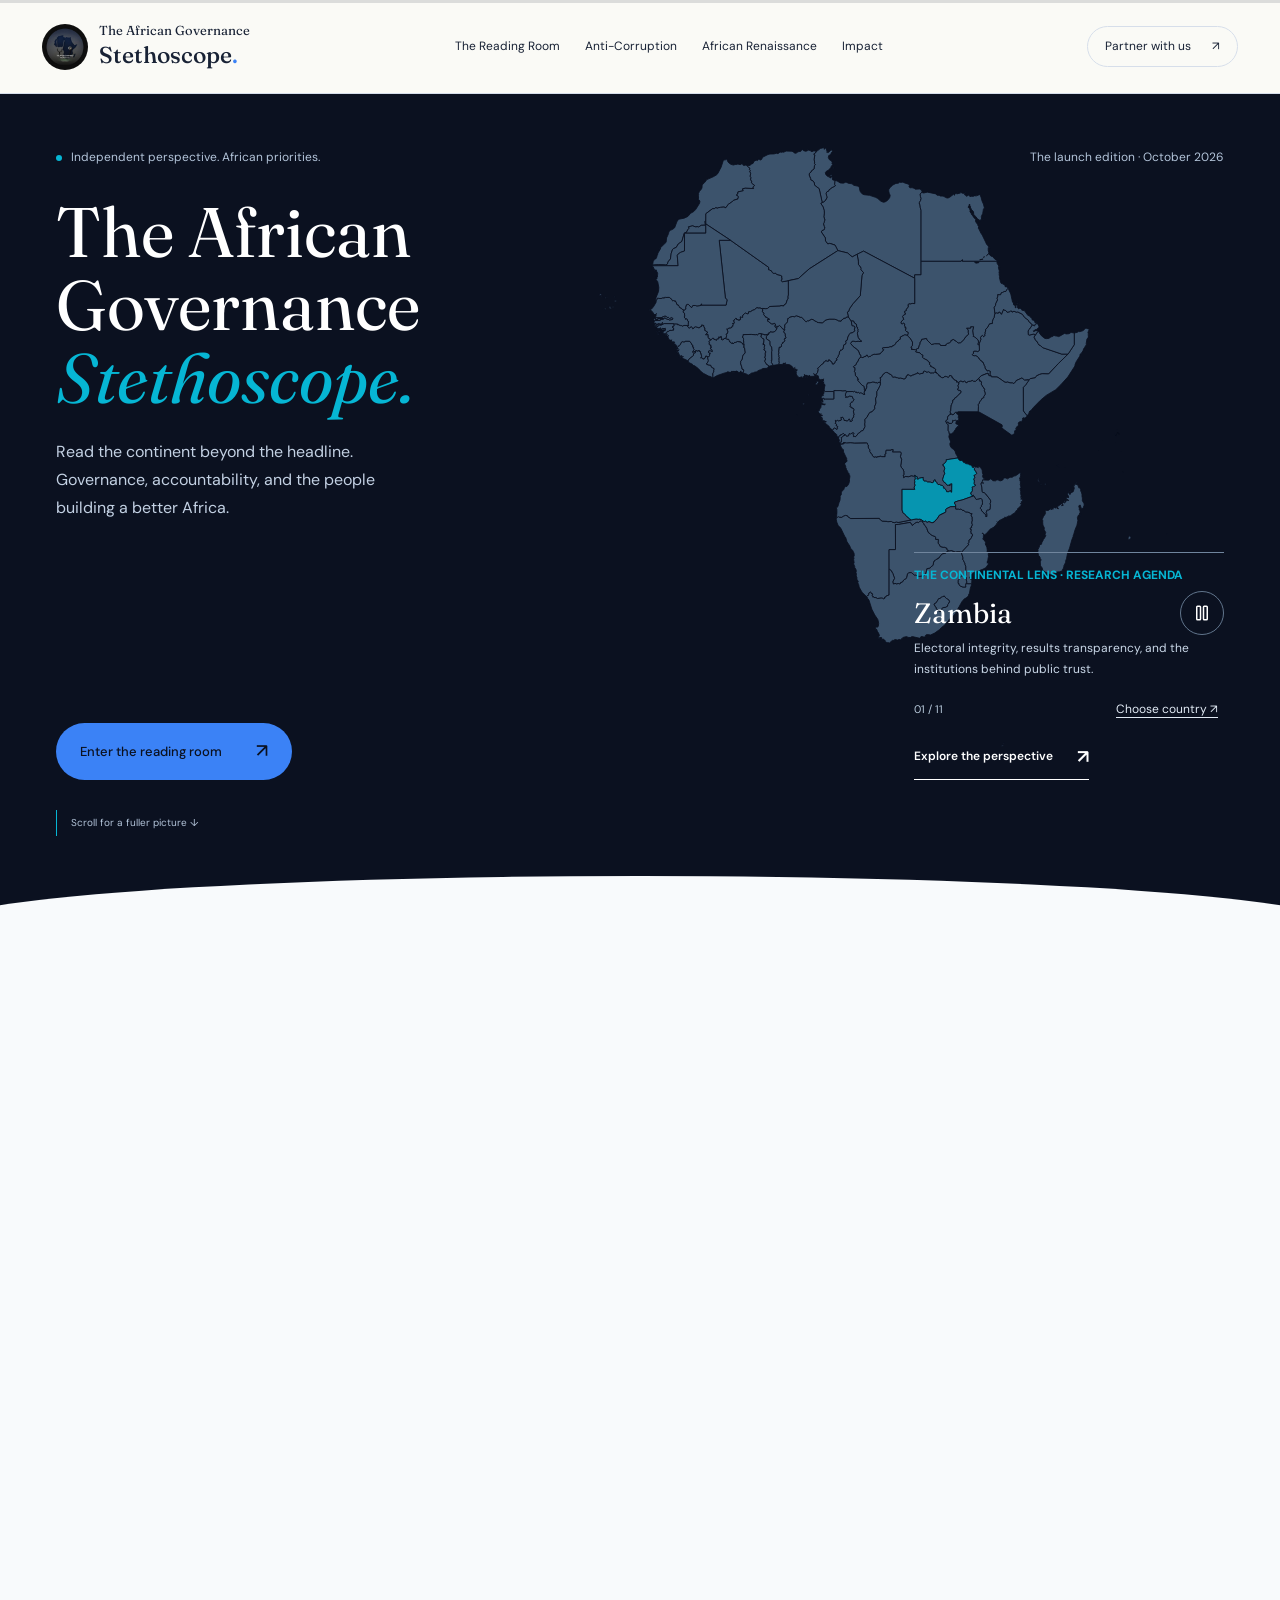
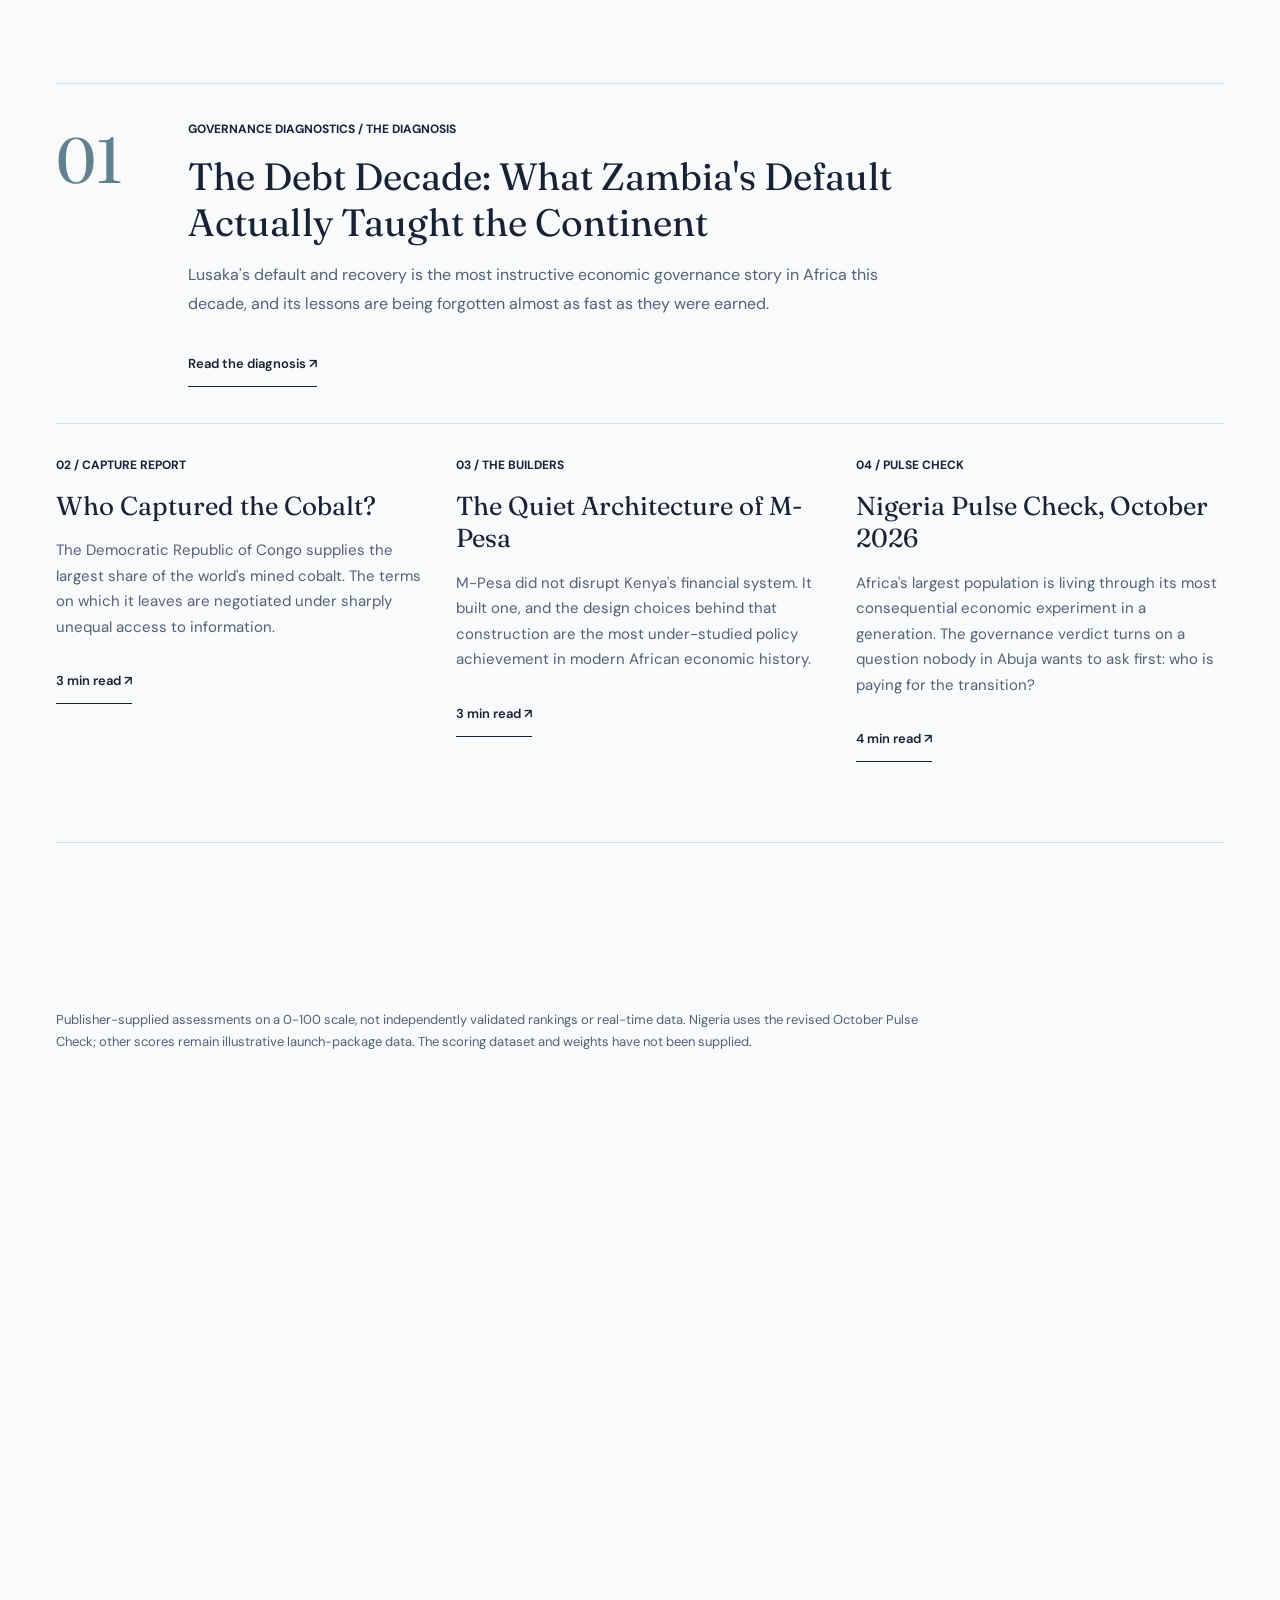
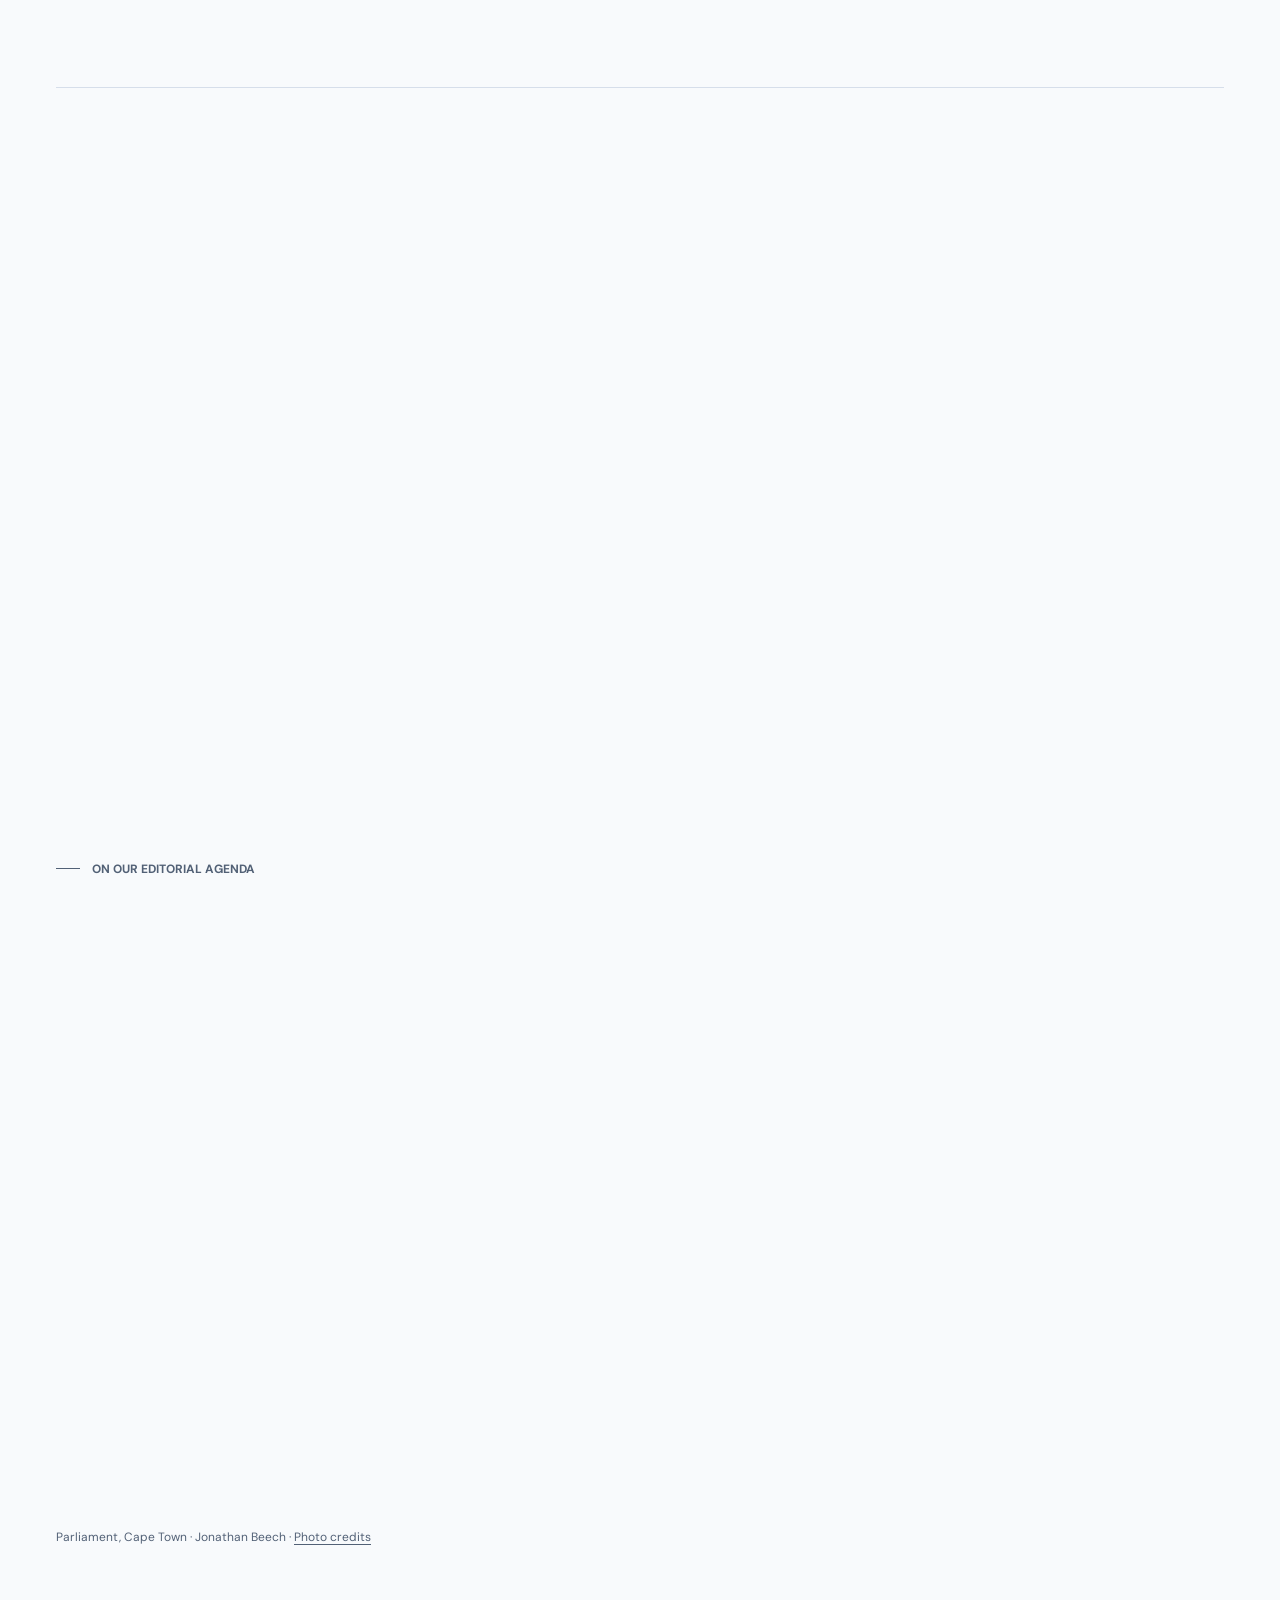
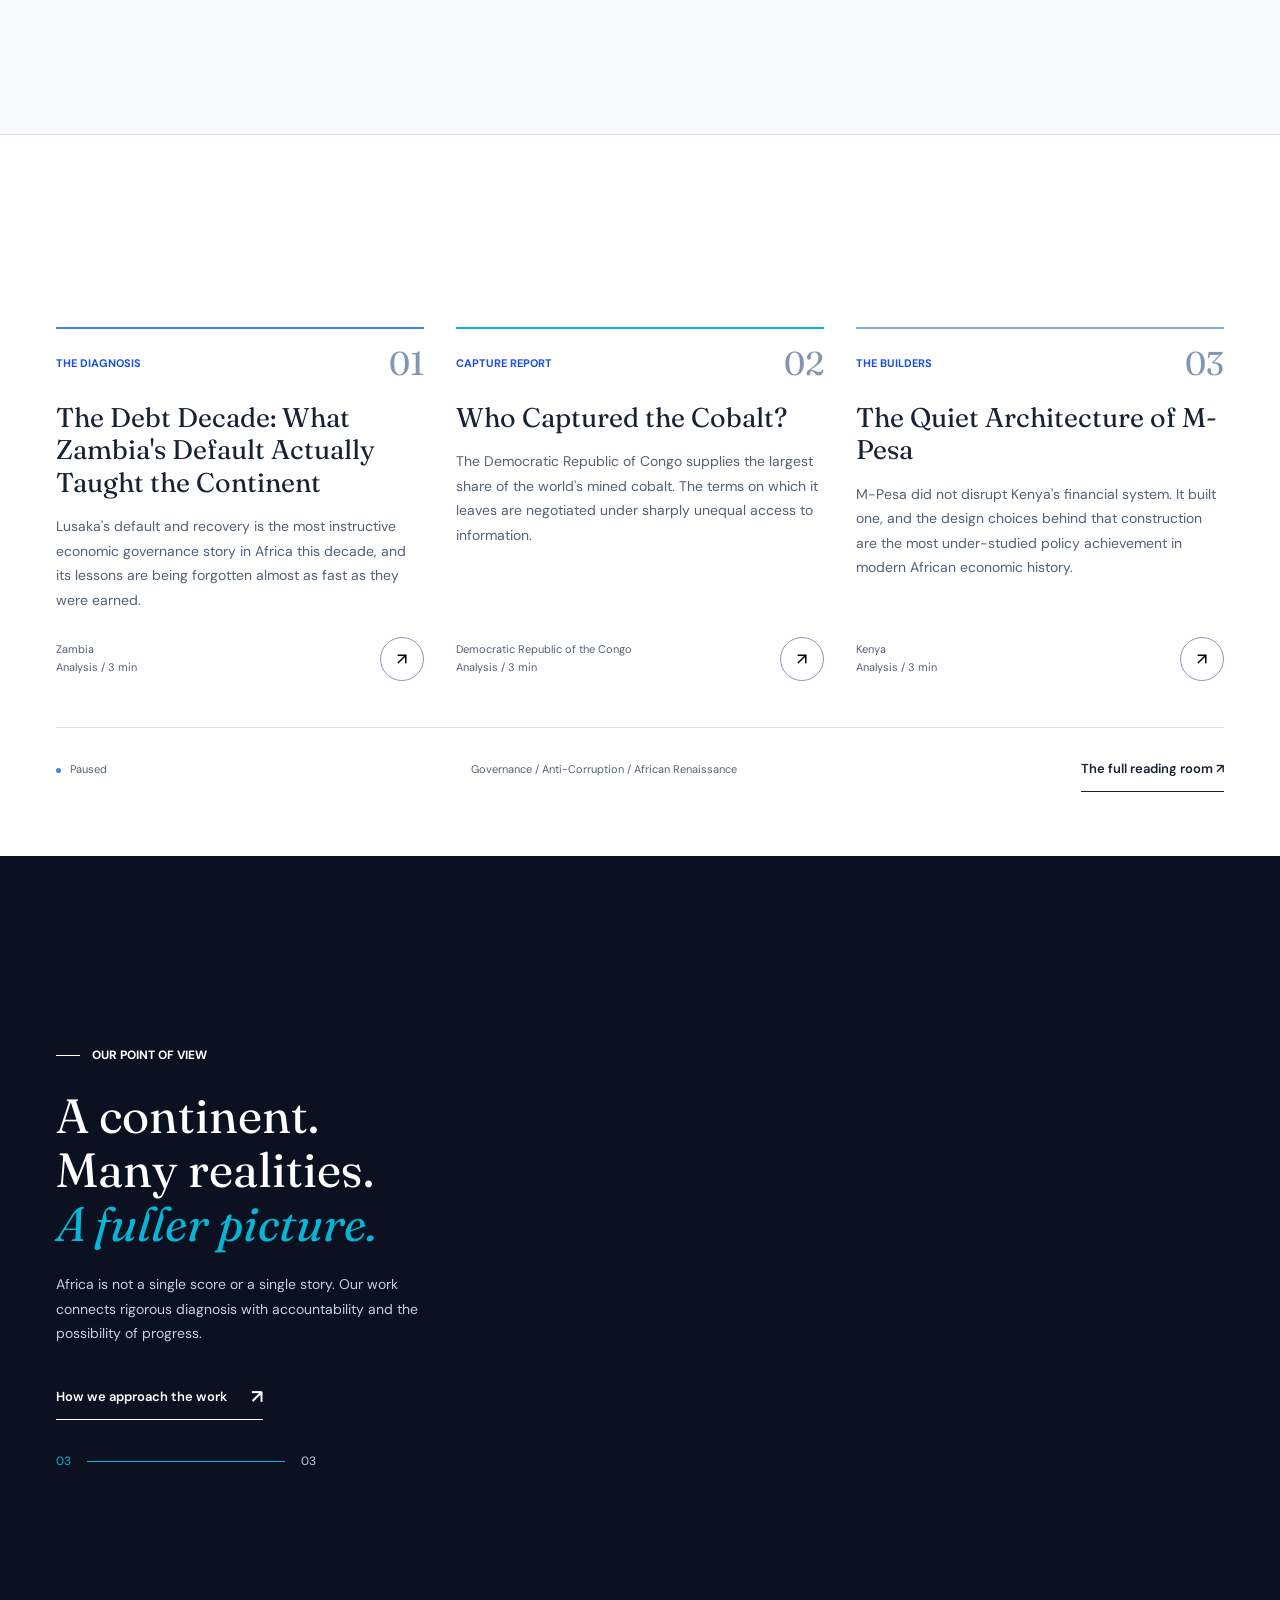
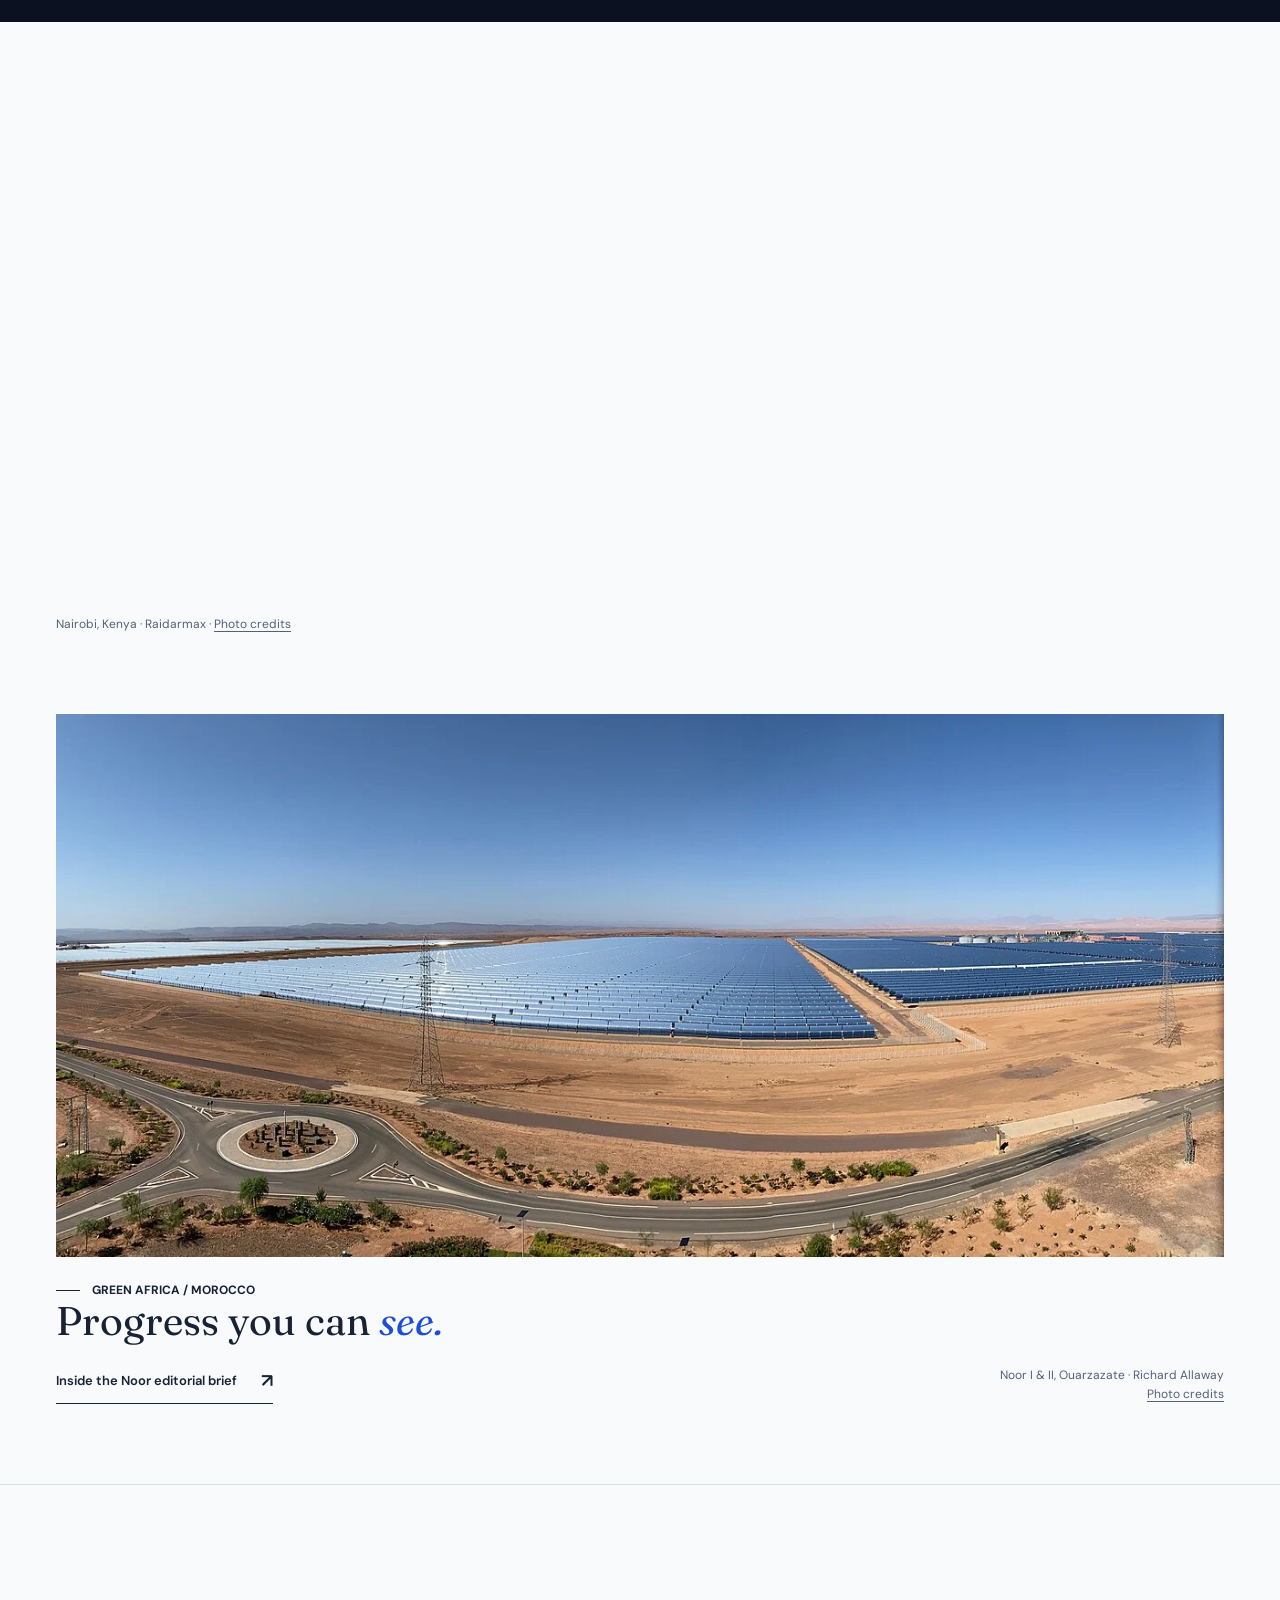
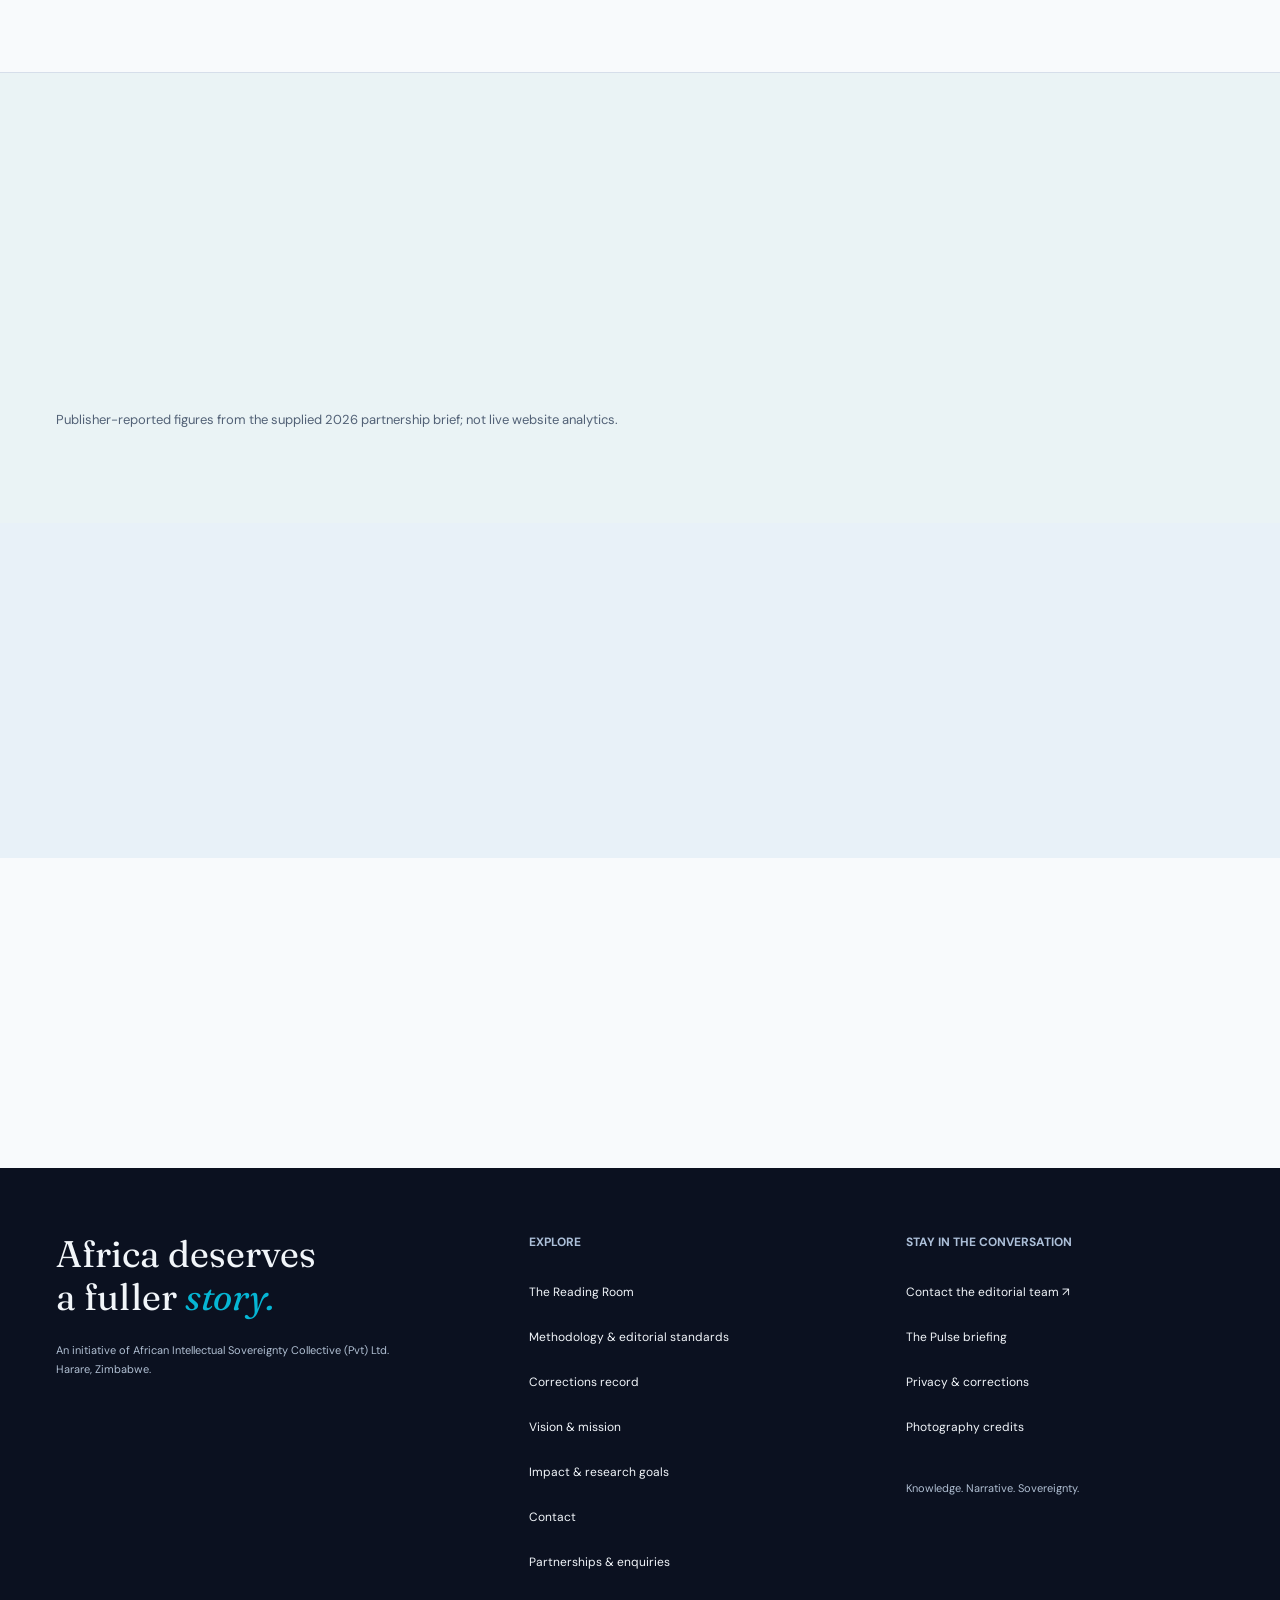
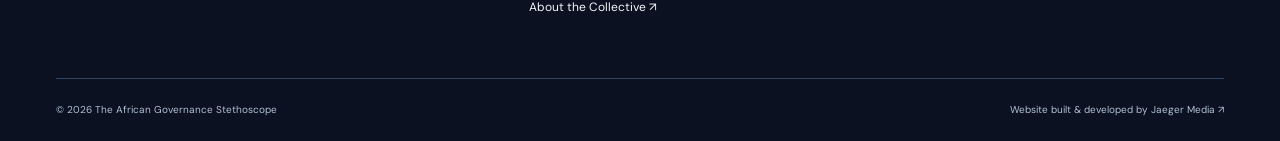
<file: index.html>
<!doctype html>
<html lang="en">
  <head>
    <meta charset="UTF-8" />
    <meta name="viewport" content="width=device-width, initial-scale=1" />
    <base href="/" />
    <meta name="theme-color" content="#0b1120" />
    <meta
      name="description"
      content="The African Governance Stethoscope. An African-centred editorial platform for governance diagnostics, accountability, and the people building a better continent."
    />
    <meta property="og:title" content="The African Governance Stethoscope" />
    <meta
      property="og:description"
      content="Read the continent beyond the headline. Governance. Accountability. African progress."
    />
    <meta property="og:type" content="website" />
    <meta property="og:image" content="/assets/social-cover.png" />
    <title>The African Governance Stethoscope</title>
    <link rel="icon" href="assets/favicon.png" type="image/png" />
    <link rel="preconnect" href="https://fonts.googleapis.com" />
    <link rel="preconnect" href="https://fonts.gstatic.com" crossorigin />
    <link
      href="https://fonts.googleapis.com/css2?family=DM+Sans:wght@400;500;600;700&family=Fraunces:ital,wght@0,400;0,500;0,600;1,400;1,500&display=swap"
      rel="stylesheet"
    />
    <link rel="stylesheet" href="styles.css" />
    <noscript
      ><style>
        .reading-progress {
          display: none;
        }
      </style></noscript
    >
    <script src="experience.js" defer></script>
    <script src="publication.js" defer></script>
    <script src="lens.js" defer></script>
    <script src="photography.js" defer></script>
    <script src="edition-data.js" defer></script>
    <script src="edition.js" defer></script>
    <script src="script.js" defer></script>
  </head>
  <body>
    <a class="skip-link" href="#main">Skip to content</a>
    <div
      class="reading-progress is-loading"
      role="progressbar"
      aria-label="Page scroll progress"
      aria-valuemin="0"
      aria-valuemax="100"
      aria-valuenow="0"
      aria-busy="true"
    >
      <span></span>
    </div>
    <header class="site-header">
      <a
        href="#/"
        class="brand"
        aria-label="The African Governance Stethoscope home"
        ><img
          src="assets/stethoscope-logo.webp"
          alt=""
          width="48"
          height="48"
        /><span
          >The African Governance<br /><strong
            >Stethoscope<span class="brand-dot">.</span></strong
          ></span
        ></a
      >
      <nav id="navigation" aria-label="Main navigation">
        <a href="#/diagnostics">The Reading Room</a
        ><a href="#/accountability">Anti-Corruption</a
        ><a href="#/renaissance">African Renaissance</a
        ><a href="#/impact">Impact</a>
      </nav>
      <a class="nav-partner" href="#/partners"
        >Partner with us <span aria-hidden="true">↗</span></a
      >
      <button
        class="menu-toggle"
        aria-controls="navigation"
        aria-expanded="false"
        aria-label="Open navigation"
      >
        <span></span><span></span>
      </button>
    </header>
    <main id="main" tabindex="-1"></main>
    <footer>
      <div class="footer-top wrap">
        <div>
          <a class="footer-title" href="#/"
            >Africa deserves<br />a fuller <em>story.</em></a
          >
          <p>
            An initiative of African Intellectual Sovereignty Collective (Pvt)
            Ltd.<br />Harare, Zimbabwe.
          </p>
        </div>
        <div class="footer-links">
          <span class="eyebrow">Explore</span
          ><a href="#/diagnostics">The Reading Room</a
          ><a href="/about/editorial-approach/"
            >Methodology & editorial standards</a
          ><a href="#/corrections">Corrections record</a
          ><a href="#/about">Vision & mission</a
          ><a href="#/impact">Impact & research goals</a
          ><a href="#/contact">Contact</a
          ><a href="#/partners">Partnerships & enquiries</a
          ><a href="collective.html">About the Collective ↗</a>
        </div>
        <div class="footer-links">
          <span class="eyebrow">Stay in the conversation</span
          ><a href="mailto:governancestethoscope@gmail.com"
            >Contact the editorial team ↗</a
          ><a href="#/pulse">The Pulse briefing</a
          ><a href="#/privacy">Privacy & corrections</a>
          <a href="#/credits">Photography credits</a>
          <p>Knowledge. Narrative. Sovereignty.</p>
        </div>
      </div>
      <div class="footer-bottom wrap">
        <span
          >© <span id="year">2026</span> The African Governance
          Stethoscope</span
        ><a
          href="https://wa.me/263789937251"
          target="_blank"
          rel="noopener noreferrer"
          >Website built & developed by Jaeger Media ↗</a
        >
      </div>
    </footer>
    <dialog id="share-dialog" aria-labelledby="share-title">
      <div class="dialog-top">
        <h2 id="share-title">Share this perspective.</h2>
        <button class="close-dialog" aria-label="Close">×</button>
      </div>
      <p>Copy a link to this page.</p>
      <label for="share-url">Page link</label
      ><input id="share-url" readonly /><button
        class="button dark"
        id="copy-link"
      >
        Copy link <span aria-hidden="true">↗</span>
      </button>
      <p id="share-status" role="status"></p>
    </dialog>
    <noscript
      ><div class="noscript">
        Enable JavaScript to explore the publication, or
        <a href="mailto:governancestethoscope@gmail.com"
          >contact the editorial team</a
        >.
      </div></noscript
    >
  </body>
</html>
</file>
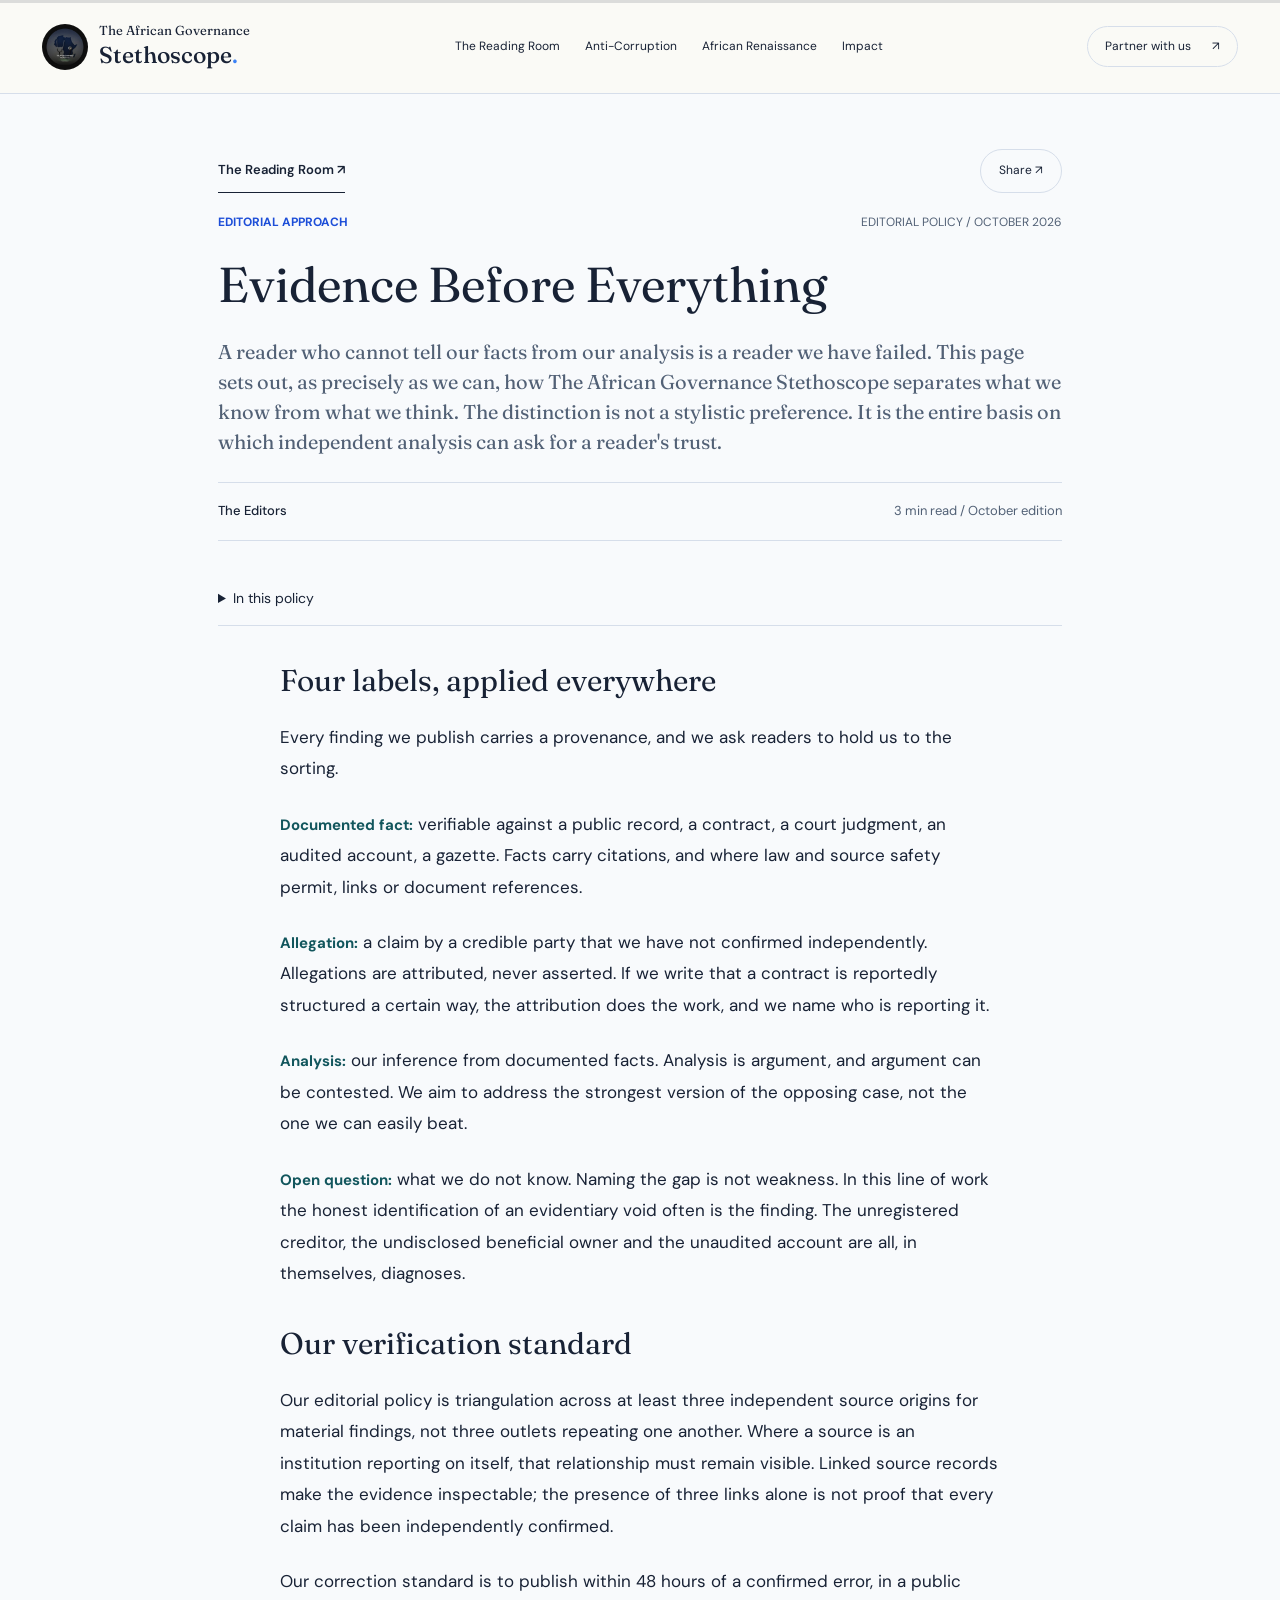
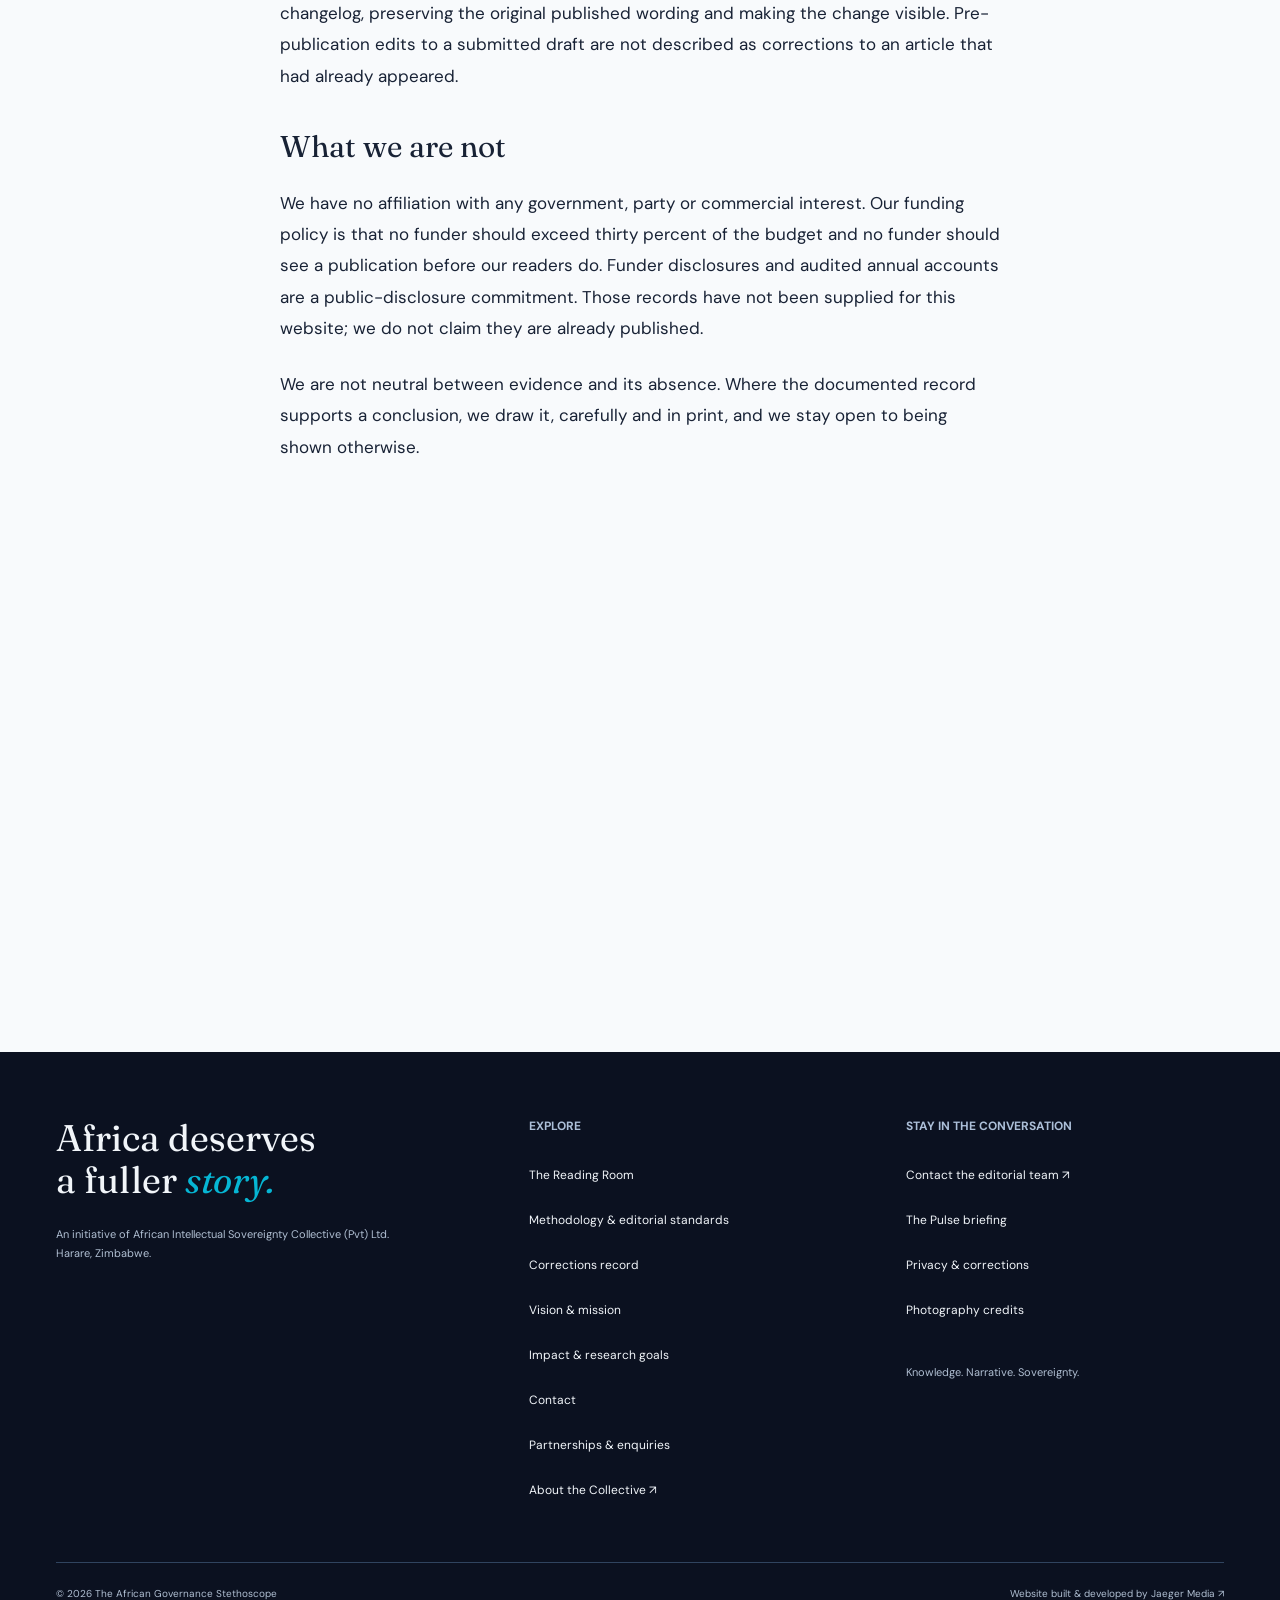
<file: about/editorial-approach/index.html>
<!doctype html>
<html lang="en">
  <head>
    <meta charset="UTF-8" />
    <meta name="viewport" content="width=device-width, initial-scale=1" />
    <base href="/" />
    <meta name="theme-color" content="#0b1120" />
    <meta
      name="description"
      content="A reader who cannot tell our facts from our analysis is a reader we have failed. This page sets out, as precisely as we can, how The African Governance Stethoscope separates what we know from what we think. The distinction is not a stylistic preference. It is the entire basis on which independent analysis can ask for a reader&#39;s trust."
    />
    <meta property="og:title" content="Evidence Before Everything" />
    <meta
      property="og:description"
      content="A reader who cannot tell our facts from our analysis is a reader we have failed. This page sets out, as precisely as we can, how The African Governance Stethoscope separates what we know from what we think. The distinction is not a stylistic preference. It is the entire basis on which independent analysis can ask for a reader&#39;s trust."
    />
    <meta property="og:type" content="website" />
    <meta property="og:image" content="/assets/social-cover.png" />
    <title>Evidence Before Everything | The African Governance Stethoscope</title>
    <link rel="icon" href="assets/favicon.png" type="image/png" />
    <link rel="preconnect" href="https://fonts.googleapis.com" />
    <link rel="preconnect" href="https://fonts.gstatic.com" crossorigin />
    <link
      href="https://fonts.googleapis.com/css2?family=DM+Sans:wght@400;500;600;700&family=Fraunces:ital,wght@0,400;0,500;0,600;1,400;1,500&display=swap"
      rel="stylesheet"
    />
    <link rel="stylesheet" href="styles.css" />
    <noscript
      ><style>
        .reading-progress {
          display: none;
        }
      </style></noscript
    >
    <script src="experience.js" defer></script>
    <script src="publication.js" defer></script>
    <script src="lens.js" defer></script>
    <script src="photography.js" defer></script>
    <script src="edition-data.js" defer></script>
    <script src="edition.js" defer></script>
    <script src="script.js" defer></script>
  <link rel="canonical" href="https://african-governance-stethoscope.vercel.app/about/editorial-approach/"><meta property="og:url" content="https://african-governance-stethoscope.vercel.app/about/editorial-approach/"></head>
  <body>
    <a class="skip-link" href="#main">Skip to content</a>
    <div
      class="reading-progress is-loading"
      role="progressbar"
      aria-label="Page scroll progress"
      aria-valuemin="0"
      aria-valuemax="100"
      aria-valuenow="0"
      aria-busy="true"
    >
      <span></span>
    </div>
    <header class="site-header">
      <a
        href="#/"
        class="brand"
        aria-label="The African Governance Stethoscope home"
        ><img
          src="assets/stethoscope-logo.webp"
          alt=""
          width="48"
          height="48"
        /><span
          >The African Governance<br /><strong
            >Stethoscope<span class="brand-dot">.</span></strong
          ></span
        ></a
      >
      <nav id="navigation" aria-label="Main navigation">
        <a href="#/diagnostics">The Reading Room</a
        ><a href="#/accountability">Anti-Corruption</a
        ><a href="#/renaissance">African Renaissance</a
        ><a href="#/impact">Impact</a>
      </nav>
      <a class="nav-partner" href="#/partners"
        >Partner with us <span aria-hidden="true">↗</span></a
      >
      <button
        class="menu-toggle"
        aria-controls="navigation"
        aria-expanded="false"
        aria-label="Open navigation"
      >
        <span></span><span></span>
      </button>
    </header>
    <main id="main" tabindex="-1"><article class="article edition-article"><div class="article-toolbar"><a class="text-link" href="#/diagnostics">The Reading Room ↗</a><button class="share-button">Share ↗</button></div><div class="tagline"><span class="tag">Editorial approach</span><span>Editorial policy / October 2026</span></div><h1>Evidence Before Everything</h1><p class="standfirst">A reader who cannot tell our facts from our analysis is a reader we have failed. This page sets out, as precisely as we can, how The African Governance Stethoscope separates what we know from what we think. The distinction is not a stylistic preference. It is the entire basis on which independent analysis can ask for a reader&#39;s trust.</p><div class="edition-byline"><strong>The Editors</strong><span>3 min read / October edition</span></div><details class="article-contents"><summary>In this policy</summary><nav aria-label="Article sections"><a href="/about/editorial-approach/#section-0">Four labels, applied everywhere</a><a href="/about/editorial-approach/#section-6">Our verification standard</a><a href="/about/editorial-approach/#section-9">What we are not</a></nav></details><div class="edition-body"><h2 id="section-0" class="edition-section-heading">Four labels, applied everywhere</h2><p>Every finding we publish carries a provenance, and we ask readers to hold us to the sorting.</p><p><strong class="provenance-label">Documented fact:</strong>  verifiable against a public record, a contract, a court judgment, an audited account, a gazette. Facts carry citations, and where law and source safety permit, links or document references.</p><p><strong class="provenance-label">Allegation:</strong>  a claim by a credible party that we have not confirmed independently. Allegations are attributed, never asserted. If we write that a contract is reportedly structured a certain way, the attribution does the work, and we name who is reporting it.</p><p><strong class="provenance-label">Analysis:</strong>  our inference from documented facts. Analysis is argument, and argument can be contested. We aim to address the strongest version of the opposing case, not the one we can easily beat.</p><p><strong class="provenance-label">Open question:</strong>  what we do not know. Naming the gap is not weakness. In this line of work the honest identification of an evidentiary void often is the finding. The unregistered creditor, the undisclosed beneficial owner and the unaudited account are all, in themselves, diagnoses.</p><h2 id="section-6" class="edition-section-heading">Our verification standard</h2><p>Our editorial policy is triangulation across at least three independent source origins for material findings, not three outlets repeating one another. Where a source is an institution reporting on itself, that relationship must remain visible. Linked source records make the evidence inspectable; the presence of three links alone is not proof that every claim has been independently confirmed.</p><p>Our correction standard is to publish within 48 hours of a confirmed error, in a public changelog, preserving the original published wording and making the change visible. Pre-publication edits to a submitted draft are not described as corrections to an article that had already appeared.</p><h2 id="section-9" class="edition-section-heading">What we are not</h2><p>We have no affiliation with any government, party or commercial interest. Our funding policy is that no funder should exceed thirty percent of the budget and no funder should see a publication before our readers do. Funder disclosures and audited annual accounts are a public-disclosure commitment. Those records have not been supplied for this website; we do not claim they are already published.</p><p>We are not neutral between evidence and its absence. Where the documented record supports a conclusion, we draw it, carefully and in print, and we stay open to being shown otherwise.</p></div><section class="disclosure-status"><h2>Disclosure status</h2><p>No audited annual accounts or funder-register files were supplied for this website. The promise to publish them is a commitment, not a link to records we do not have.</p><a class="text-link" href="#/contact">Request a disclosure or correction ↗</a></section><section class="article-next"><span class="eyebrow section-label">Continue the edition</span><h3><a href="/diagnostics/zambia-debt-restructuring-technocracy/">The Debt Decade: What Zambia&#39;s Default Actually Taught the Continent ↗</a></h3><h3><a href="/tracker/drc-cobalt-capture/">Who Captured the Cobalt? ↗</a></h3><p><a href="mailto:governancestethoscope@gmail.com?subject=Correction%20or%20response%3A%20Evidence%20Before%20Everything">Send a correction or response ↗</a> · <a href="#/corrections">Correction policy & record</a></p></section></article></main>
    <footer>
      <div class="footer-top wrap">
        <div>
          <a class="footer-title" href="#/"
            >Africa deserves<br />a fuller <em>story.</em></a
          >
          <p>
            An initiative of African Intellectual Sovereignty Collective (Pvt)
            Ltd.<br />Harare, Zimbabwe.
          </p>
        </div>
        <div class="footer-links">
          <span class="eyebrow">Explore</span
          ><a href="#/diagnostics">The Reading Room</a
          ><a href="/about/editorial-approach/"
            >Methodology & editorial standards</a
          ><a href="#/corrections">Corrections record</a
          ><a href="#/about">Vision & mission</a
          ><a href="#/impact">Impact & research goals</a
          ><a href="#/contact">Contact</a
          ><a href="#/partners">Partnerships & enquiries</a
          ><a href="collective.html">About the Collective ↗</a>
        </div>
        <div class="footer-links">
          <span class="eyebrow">Stay in the conversation</span
          ><a href="mailto:governancestethoscope@gmail.com"
            >Contact the editorial team ↗</a
          ><a href="#/pulse">The Pulse briefing</a
          ><a href="#/privacy">Privacy & corrections</a>
          <a href="#/credits">Photography credits</a>
          <p>Knowledge. Narrative. Sovereignty.</p>
        </div>
      </div>
      <div class="footer-bottom wrap">
        <span
          >© <span id="year">2026</span> The African Governance
          Stethoscope</span
        ><a
          href="https://wa.me/263789937251"
          target="_blank"
          rel="noopener noreferrer"
          >Website built & developed by Jaeger Media ↗</a
        >
      </div>
    </footer>
    <dialog id="share-dialog" aria-labelledby="share-title">
      <div class="dialog-top">
        <h2 id="share-title">Share this perspective.</h2>
        <button class="close-dialog" aria-label="Close">×</button>
      </div>
      <p>Copy a link to this page.</p>
      <label for="share-url">Page link</label
      ><input id="share-url" readonly /><button
        class="button dark"
        id="copy-link"
      >
        Copy link <span aria-hidden="true">↗</span>
      </button>
      <p id="share-status" role="status"></p>
    </dialog>
    <noscript
      ><div class="noscript">
        Enable JavaScript to explore the publication, or
        <a href="mailto:governancestethoscope@gmail.com"
          >contact the editorial team</a
        >.
      </div></noscript
    >
  </body>
</html>
</file>
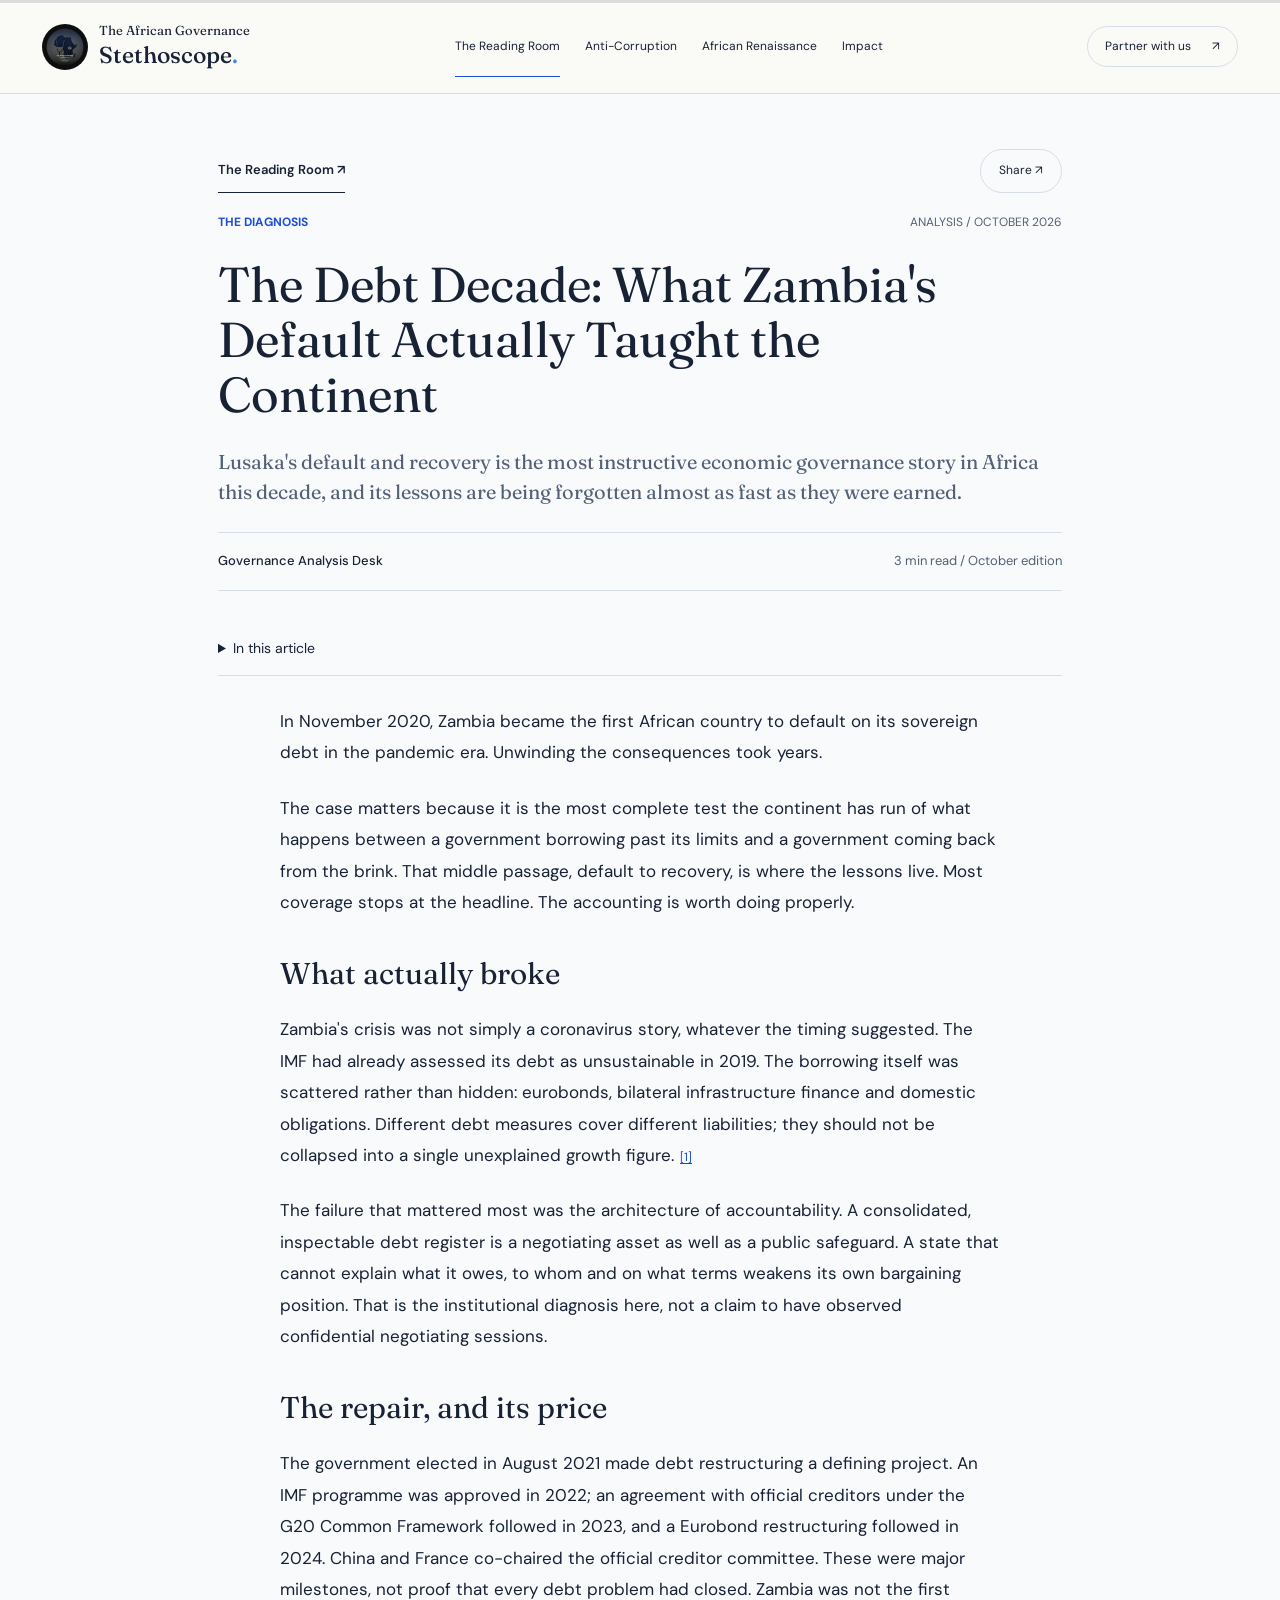
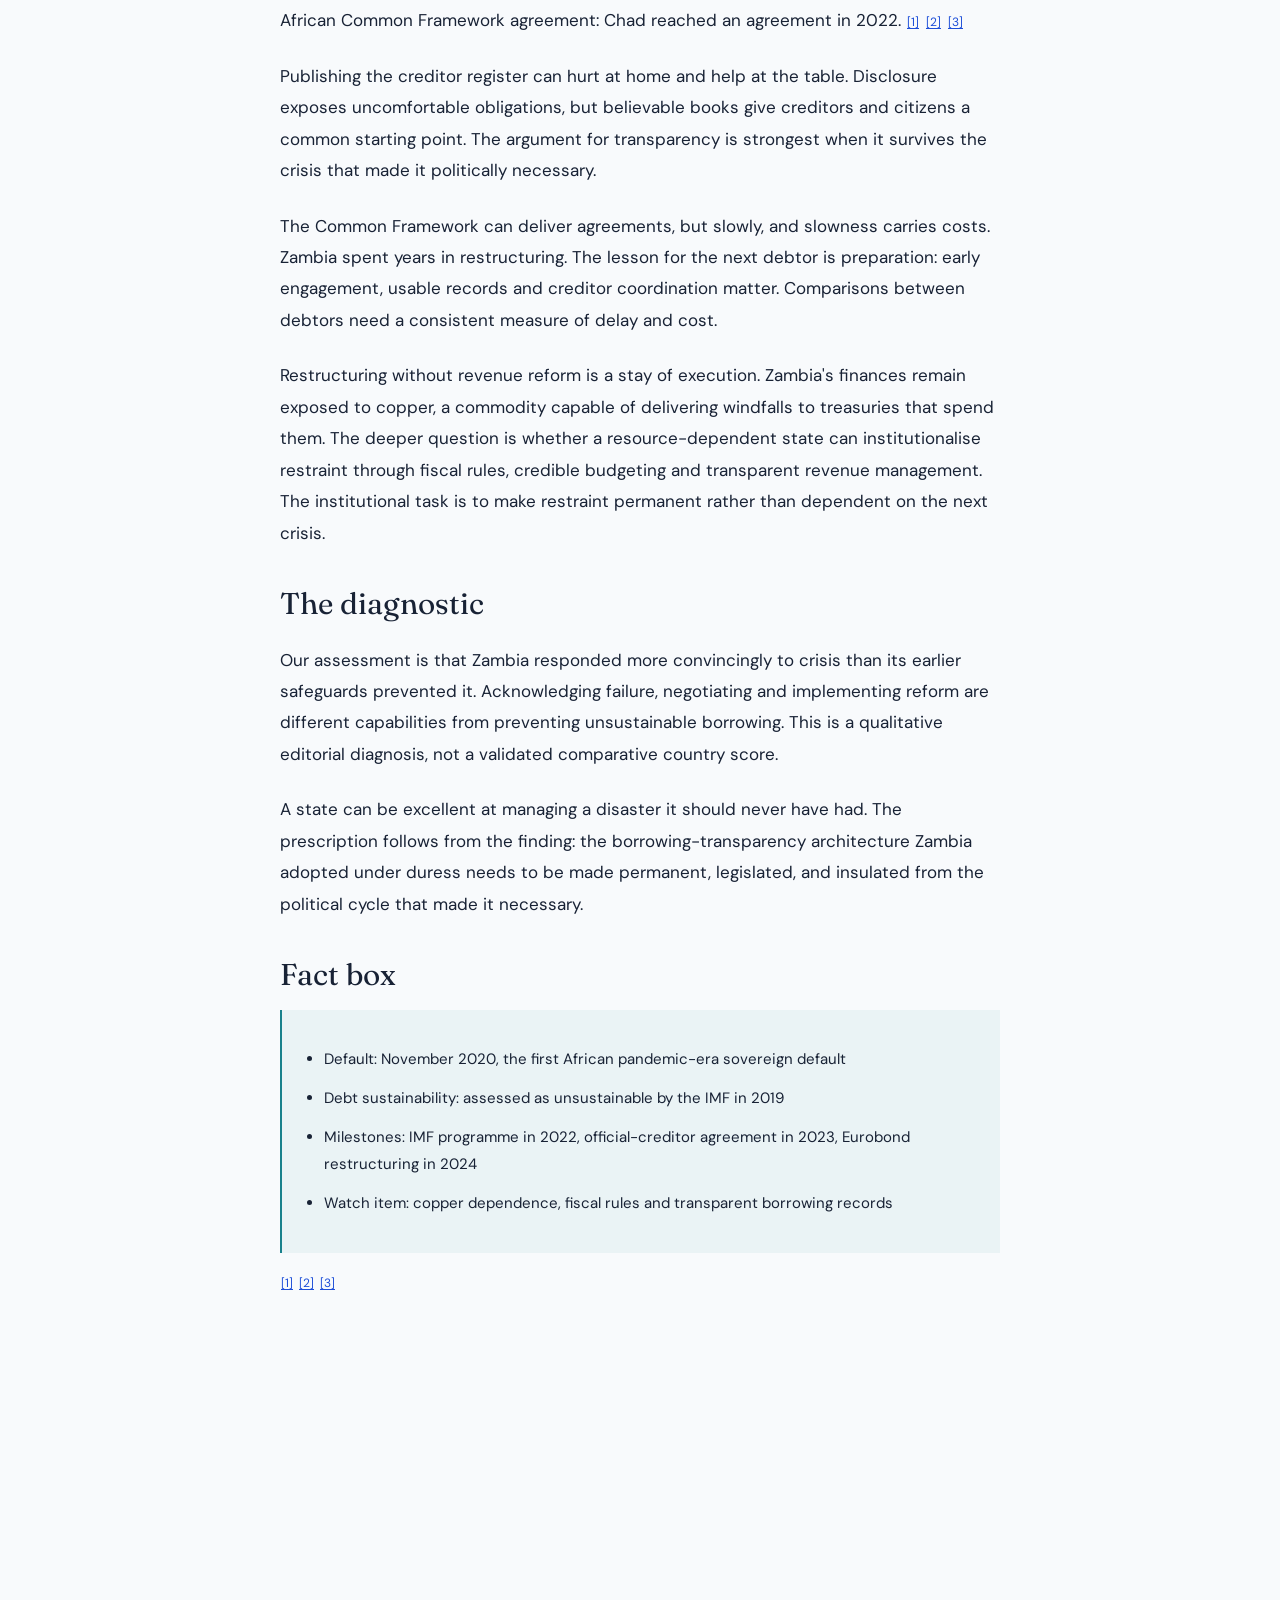
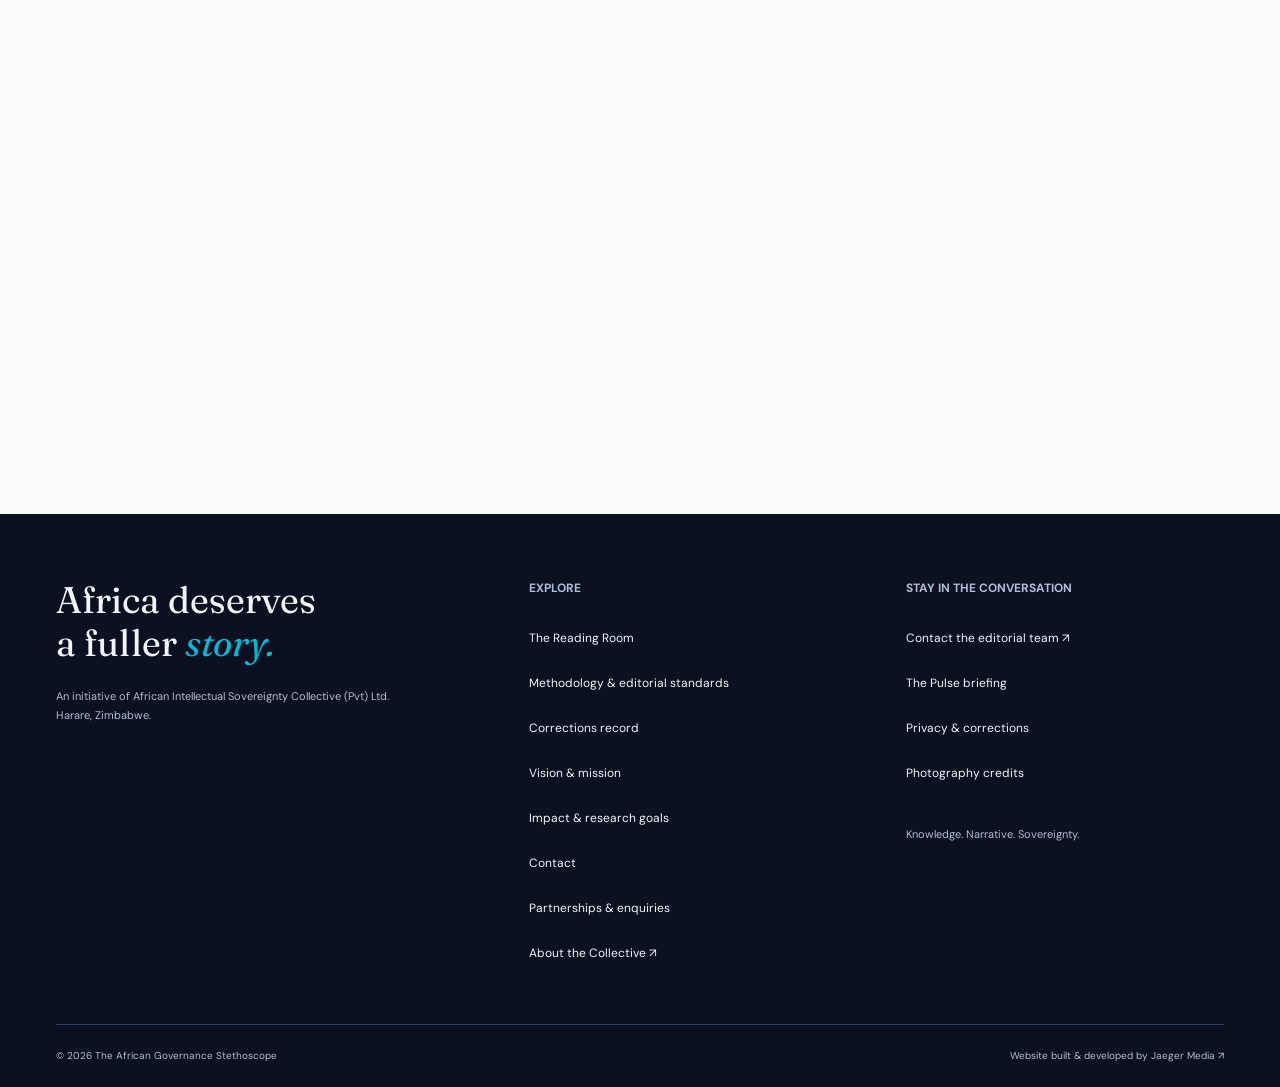
<file: diagnostics/zambia-debt-restructuring-technocracy/index.html>
<!doctype html>
<html lang="en">
  <head>
    <meta charset="UTF-8" />
    <meta name="viewport" content="width=device-width, initial-scale=1" />
    <base href="/" />
    <meta name="theme-color" content="#0b1120" />
    <meta
      name="description"
      content="Lusaka&#39;s default and recovery is the most instructive economic governance story in Africa this decade, and its lessons are being forgotten almost as fast as they were earned."
    />
    <meta property="og:title" content="The Debt Decade: What Zambia&#39;s Default Actually Taught the Continent" />
    <meta
      property="og:description"
      content="Lusaka&#39;s default and recovery is the most instructive economic governance story in Africa this decade, and its lessons are being forgotten almost as fast as they were earned."
    />
    <meta property="og:type" content="article" />
    <meta property="og:image" content="/assets/social-cover.png" />
    <title>The Debt Decade: What Zambia&#39;s Default Actually Taught the Continent | The African Governance Stethoscope</title>
    <link rel="icon" href="assets/favicon.png" type="image/png" />
    <link rel="preconnect" href="https://fonts.googleapis.com" />
    <link rel="preconnect" href="https://fonts.gstatic.com" crossorigin />
    <link
      href="https://fonts.googleapis.com/css2?family=DM+Sans:wght@400;500;600;700&family=Fraunces:ital,wght@0,400;0,500;0,600;1,400;1,500&display=swap"
      rel="stylesheet"
    />
    <link rel="stylesheet" href="styles.css" />
    <noscript
      ><style>
        .reading-progress {
          display: none;
        }
      </style></noscript
    >
    <script src="experience.js" defer></script>
    <script src="publication.js" defer></script>
    <script src="lens.js" defer></script>
    <script src="photography.js" defer></script>
    <script src="edition-data.js" defer></script>
    <script src="edition.js" defer></script>
    <script src="script.js" defer></script>
  <link rel="canonical" href="https://african-governance-stethoscope.vercel.app/diagnostics/zambia-debt-restructuring-technocracy/"><meta property="og:url" content="https://african-governance-stethoscope.vercel.app/diagnostics/zambia-debt-restructuring-technocracy/"></head>
  <body>
    <a class="skip-link" href="#main">Skip to content</a>
    <div
      class="reading-progress is-loading"
      role="progressbar"
      aria-label="Page scroll progress"
      aria-valuemin="0"
      aria-valuemax="100"
      aria-valuenow="0"
      aria-busy="true"
    >
      <span></span>
    </div>
    <header class="site-header">
      <a
        href="#/"
        class="brand"
        aria-label="The African Governance Stethoscope home"
        ><img
          src="assets/stethoscope-logo.webp"
          alt=""
          width="48"
          height="48"
        /><span
          >The African Governance<br /><strong
            >Stethoscope<span class="brand-dot">.</span></strong
          ></span
        ></a
      >
      <nav id="navigation" aria-label="Main navigation">
        <a href="#/diagnostics">The Reading Room</a
        ><a href="#/accountability">Anti-Corruption</a
        ><a href="#/renaissance">African Renaissance</a
        ><a href="#/impact">Impact</a>
      </nav>
      <a class="nav-partner" href="#/partners"
        >Partner with us <span aria-hidden="true">↗</span></a
      >
      <button
        class="menu-toggle"
        aria-controls="navigation"
        aria-expanded="false"
        aria-label="Open navigation"
      >
        <span></span><span></span>
      </button>
    </header>
    <main id="main" tabindex="-1"><article class="article edition-article"><div class="article-toolbar"><a class="text-link" href="#/diagnostics">The Reading Room ↗</a><button class="share-button">Share ↗</button></div><div class="tagline"><span class="tag">The Diagnosis</span><span>Analysis / October 2026</span></div><h1>The Debt Decade: What Zambia&#39;s Default Actually Taught the Continent</h1><p class="standfirst">Lusaka&#39;s default and recovery is the most instructive economic governance story in Africa this decade, and its lessons are being forgotten almost as fast as they were earned.</p><div class="edition-byline"><strong>Governance Analysis Desk</strong><span>3 min read / October edition</span></div><details class="article-contents"><summary>In this article</summary><nav aria-label="Article sections"><a href="/diagnostics/zambia-debt-restructuring-technocracy/#section-2">What actually broke</a><a href="/diagnostics/zambia-debt-restructuring-technocracy/#section-5">The repair, and its price</a><a href="/diagnostics/zambia-debt-restructuring-technocracy/#section-10">The diagnostic</a><a href="/diagnostics/zambia-debt-restructuring-technocracy/#section-13">Fact box</a><a href="/diagnostics/zambia-debt-restructuring-technocracy/#sources">Sources & evidence</a></nav></details><div class="edition-body"><p>In November 2020, Zambia became the first African country to default on its sovereign debt in the pandemic era. Unwinding the consequences took years.</p><p>The case matters because it is the most complete test the continent has run of what happens between a government borrowing past its limits and a government coming back from the brink. That middle passage, default to recovery, is where the lessons live. Most coverage stops at the headline. The accounting is worth doing properly.</p><h2 id="section-2" class="edition-section-heading">What actually broke</h2><p>Zambia&#39;s crisis was not simply a coronavirus story, whatever the timing suggested. The IMF had already assessed its debt as unsustainable in 2019. The borrowing itself was scattered rather than hidden: eurobonds, bilateral infrastructure finance and domestic obligations. Different debt measures cover different liabilities; they should not be collapsed into a single unexplained growth figure. <span class="source-refs"><a class="source-ref" href="/diagnostics/zambia-debt-restructuring-technocracy/#source-1" aria-label="Source 1">[1]</a></span></p><p>The failure that mattered most was the architecture of accountability. A consolidated, inspectable debt register is a negotiating asset as well as a public safeguard. A state that cannot explain what it owes, to whom and on what terms weakens its own bargaining position. That is the institutional diagnosis here, not a claim to have observed confidential negotiating sessions.</p><h2 id="section-5" class="edition-section-heading">The repair, and its price</h2><p>The government elected in August 2021 made debt restructuring a defining project. An IMF programme was approved in 2022; an agreement with official creditors under the G20 Common Framework followed in 2023, and a Eurobond restructuring followed in 2024. China and France co-chaired the official creditor committee. These were major milestones, not proof that every debt problem had closed. Zambia was not the first African Common Framework agreement: Chad reached an agreement in 2022. <span class="source-refs"><a class="source-ref" href="/diagnostics/zambia-debt-restructuring-technocracy/#source-1" aria-label="Source 1">[1]</a> <a class="source-ref" href="/diagnostics/zambia-debt-restructuring-technocracy/#source-2" aria-label="Source 2">[2]</a> <a class="source-ref" href="/diagnostics/zambia-debt-restructuring-technocracy/#source-3" aria-label="Source 3">[3]</a></span></p><p>Publishing the creditor register can hurt at home and help at the table. Disclosure exposes uncomfortable obligations, but believable books give creditors and citizens a common starting point. The argument for transparency is strongest when it survives the crisis that made it politically necessary.</p><p>The Common Framework can deliver agreements, but slowly, and slowness carries costs. Zambia spent years in restructuring. The lesson for the next debtor is preparation: early engagement, usable records and creditor coordination matter. Comparisons between debtors need a consistent measure of delay and cost.</p><p>Restructuring without revenue reform is a stay of execution. Zambia&#39;s finances remain exposed to copper, a commodity capable of delivering windfalls to treasuries that spend them. The deeper question is whether a resource-dependent state can institutionalise restraint through fiscal rules, credible budgeting and transparent revenue management. The institutional task is to make restraint permanent rather than dependent on the next crisis.</p><h2 id="section-10" class="edition-section-heading">The diagnostic</h2><p>Our assessment is that Zambia responded more convincingly to crisis than its earlier safeguards prevented it. Acknowledging failure, negotiating and implementing reform are different capabilities from preventing unsustainable borrowing. This is a qualitative editorial diagnosis, not a validated comparative country score.</p><p>A state can be excellent at managing a disaster it should never have had. The prescription follows from the finding: the borrowing-transparency architecture Zambia adopted under duress needs to be made permanent, legislated, and insulated from the political cycle that made it necessary.</p><h2 id="section-13" class="edition-section-heading">Fact box</h2><ul class="edition-facts"><li>Default: November 2020, the first African pandemic-era sovereign default</li><li>Debt sustainability: assessed as unsustainable by the IMF in 2019</li><li>Milestones: IMF programme in 2022, official-creditor agreement in 2023, Eurobond restructuring in 2024</li><li>Watch item: copper dependence, fiscal rules and transparent borrowing records</li></ul><div class="fact-refs"><a class="source-ref" href="/diagnostics/zambia-debt-restructuring-technocracy/#source-1" aria-label="Source 1">[1]</a> <a class="source-ref" href="/diagnostics/zambia-debt-restructuring-technocracy/#source-2" aria-label="Source 2">[2]</a> <a class="source-ref" href="/diagnostics/zambia-debt-restructuring-technocracy/#source-3" aria-label="Source 3">[3]</a></div></div><section class="article-sources" id="sources"><span class="eyebrow section-label">Show the working</span><h2>Sources & evidence</h2><p class="source-note">The argument is the publication's analysis. Official and company self-reports are attributed, not treated as independent audits. Numbers retain the dates and scope of their cited records.</p><ol><li id="source-1"><a href="https://www.elibrary.imf.org/view/journals/002/2022/292/article-A002-en.xml" target="_blank" rel="noopener noreferrer">IMF / Zambia debt sustainability analysis, 2022 ↗</a><p>Debt sustainability and the background to default.</p></li><li id="source-2"><a href="https://www.mofnp.gov.zm/?p=7468" target="_blank" rel="noopener noreferrer">Zambia Ministry of Finance / official-creditor agreement, June 2023 ↗</a><p>The official-creditor milestone, not completion of every restructuring.</p></li><li id="source-3"><a href="https://documents1.worldbank.org/curated/en/099310203242527356/pdf/IDU-774d653a-a3ac-4e84-bf63-bbc014107071.pdf" target="_blank" rel="noopener noreferrer">World Bank / Global Economic Prospects, 2025 ↗</a><p>Common Framework chronology, including Chad in 2022.</p></li></ol></section><section class="article-next"><span class="eyebrow section-label">Continue the edition</span><h3><a href="/tracker/drc-cobalt-capture/">Who Captured the Cobalt? ↗</a></h3><h3><a href="/renaissance/m-pesa-architecture/">The Quiet Architecture of M-Pesa ↗</a></h3><p><a href="mailto:governancestethoscope@gmail.com?subject=Correction%20or%20response%3A%20The%20Debt%20Decade%3A%20What%20Zambia's%20Default%20Actually%20Taught%20the%20Continent">Send a correction or response ↗</a> · <a href="#/corrections">Correction policy & record</a></p></section></article></main>
    <footer>
      <div class="footer-top wrap">
        <div>
          <a class="footer-title" href="#/"
            >Africa deserves<br />a fuller <em>story.</em></a
          >
          <p>
            An initiative of African Intellectual Sovereignty Collective (Pvt)
            Ltd.<br />Harare, Zimbabwe.
          </p>
        </div>
        <div class="footer-links">
          <span class="eyebrow">Explore</span
          ><a href="#/diagnostics">The Reading Room</a
          ><a href="/about/editorial-approach/"
            >Methodology & editorial standards</a
          ><a href="#/corrections">Corrections record</a
          ><a href="#/about">Vision & mission</a
          ><a href="#/impact">Impact & research goals</a
          ><a href="#/contact">Contact</a
          ><a href="#/partners">Partnerships & enquiries</a
          ><a href="collective.html">About the Collective ↗</a>
        </div>
        <div class="footer-links">
          <span class="eyebrow">Stay in the conversation</span
          ><a href="mailto:governancestethoscope@gmail.com"
            >Contact the editorial team ↗</a
          ><a href="#/pulse">The Pulse briefing</a
          ><a href="#/privacy">Privacy & corrections</a>
          <a href="#/credits">Photography credits</a>
          <p>Knowledge. Narrative. Sovereignty.</p>
        </div>
      </div>
      <div class="footer-bottom wrap">
        <span
          >© <span id="year">2026</span> The African Governance
          Stethoscope</span
        ><a
          href="https://wa.me/263789937251"
          target="_blank"
          rel="noopener noreferrer"
          >Website built & developed by Jaeger Media ↗</a
        >
      </div>
    </footer>
    <dialog id="share-dialog" aria-labelledby="share-title">
      <div class="dialog-top">
        <h2 id="share-title">Share this perspective.</h2>
        <button class="close-dialog" aria-label="Close">×</button>
      </div>
      <p>Copy a link to this page.</p>
      <label for="share-url">Page link</label
      ><input id="share-url" readonly /><button
        class="button dark"
        id="copy-link"
      >
        Copy link <span aria-hidden="true">↗</span>
      </button>
      <p id="share-status" role="status"></p>
    </dialog>
    <noscript
      ><div class="noscript">
        Enable JavaScript to explore the publication, or
        <a href="mailto:governancestethoscope@gmail.com"
          >contact the editorial team</a
        >.
      </div></noscript
    >
  </body>
</html>
</file>
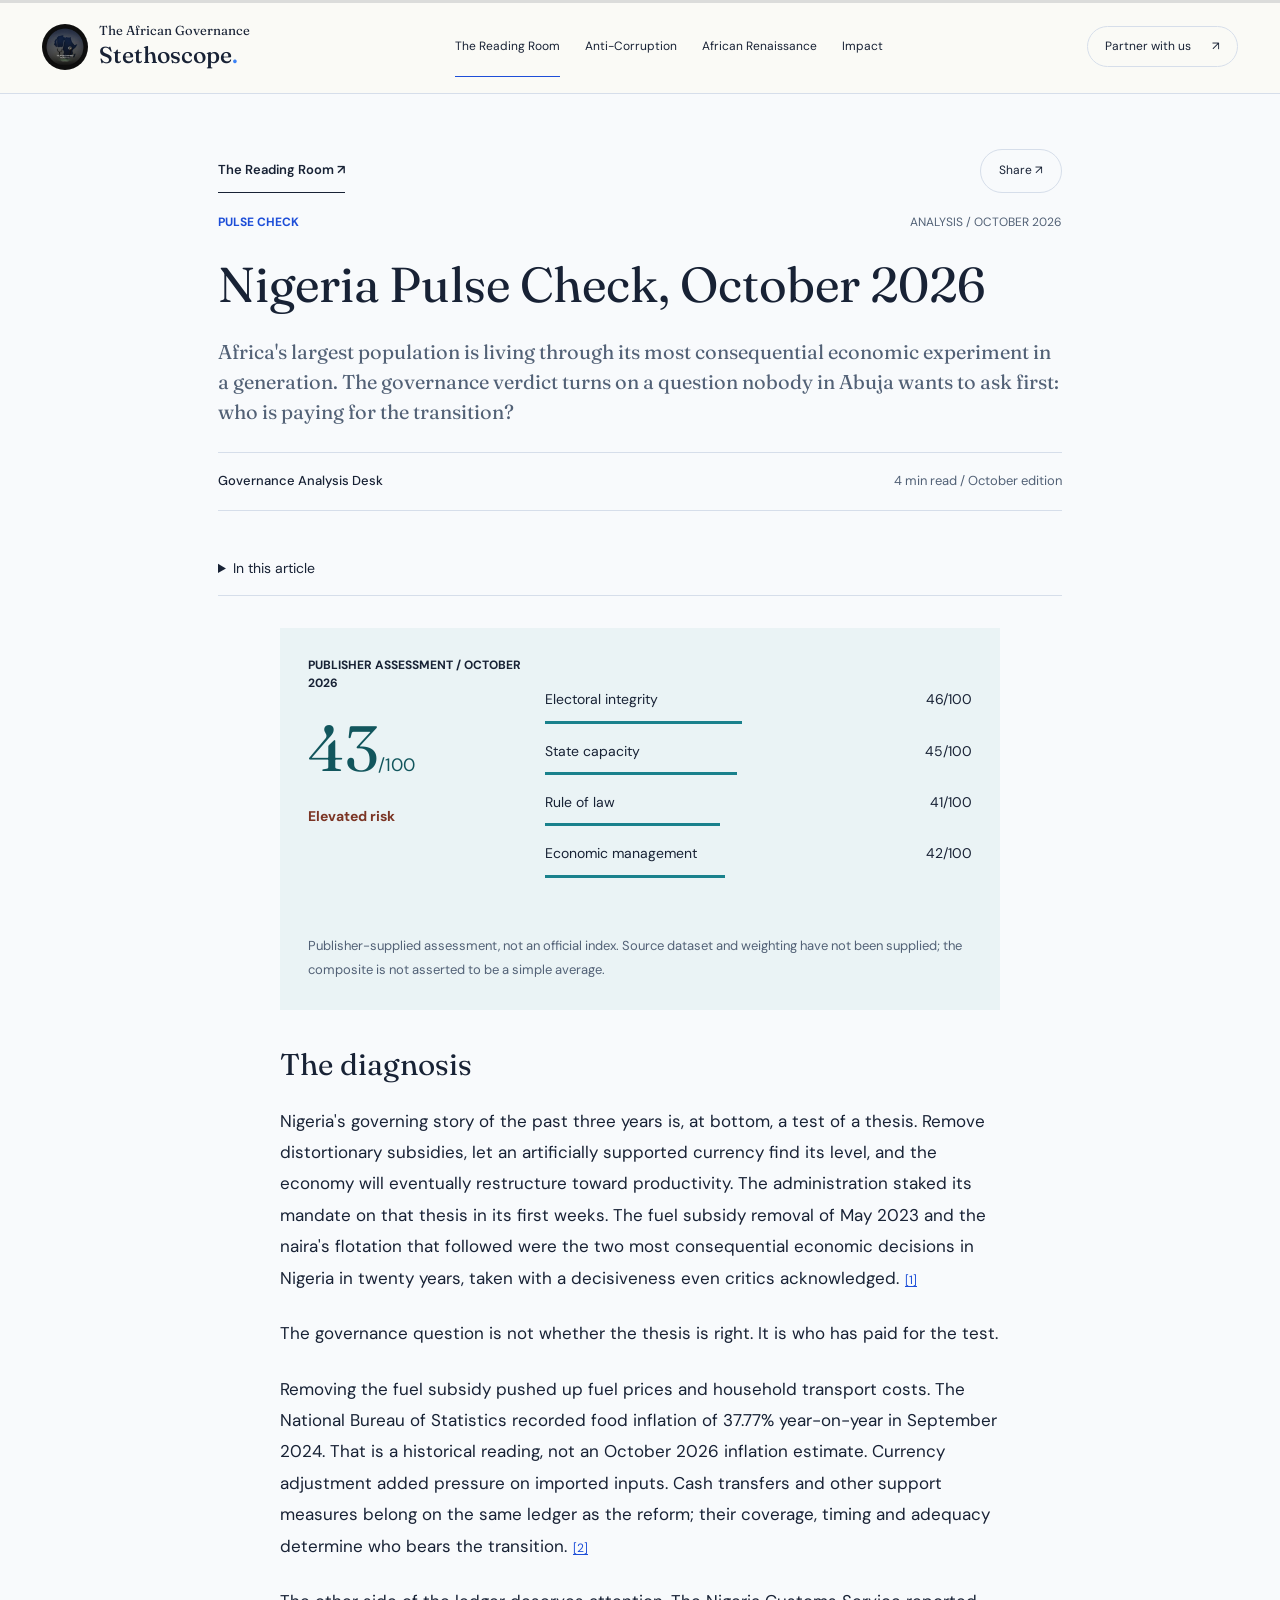
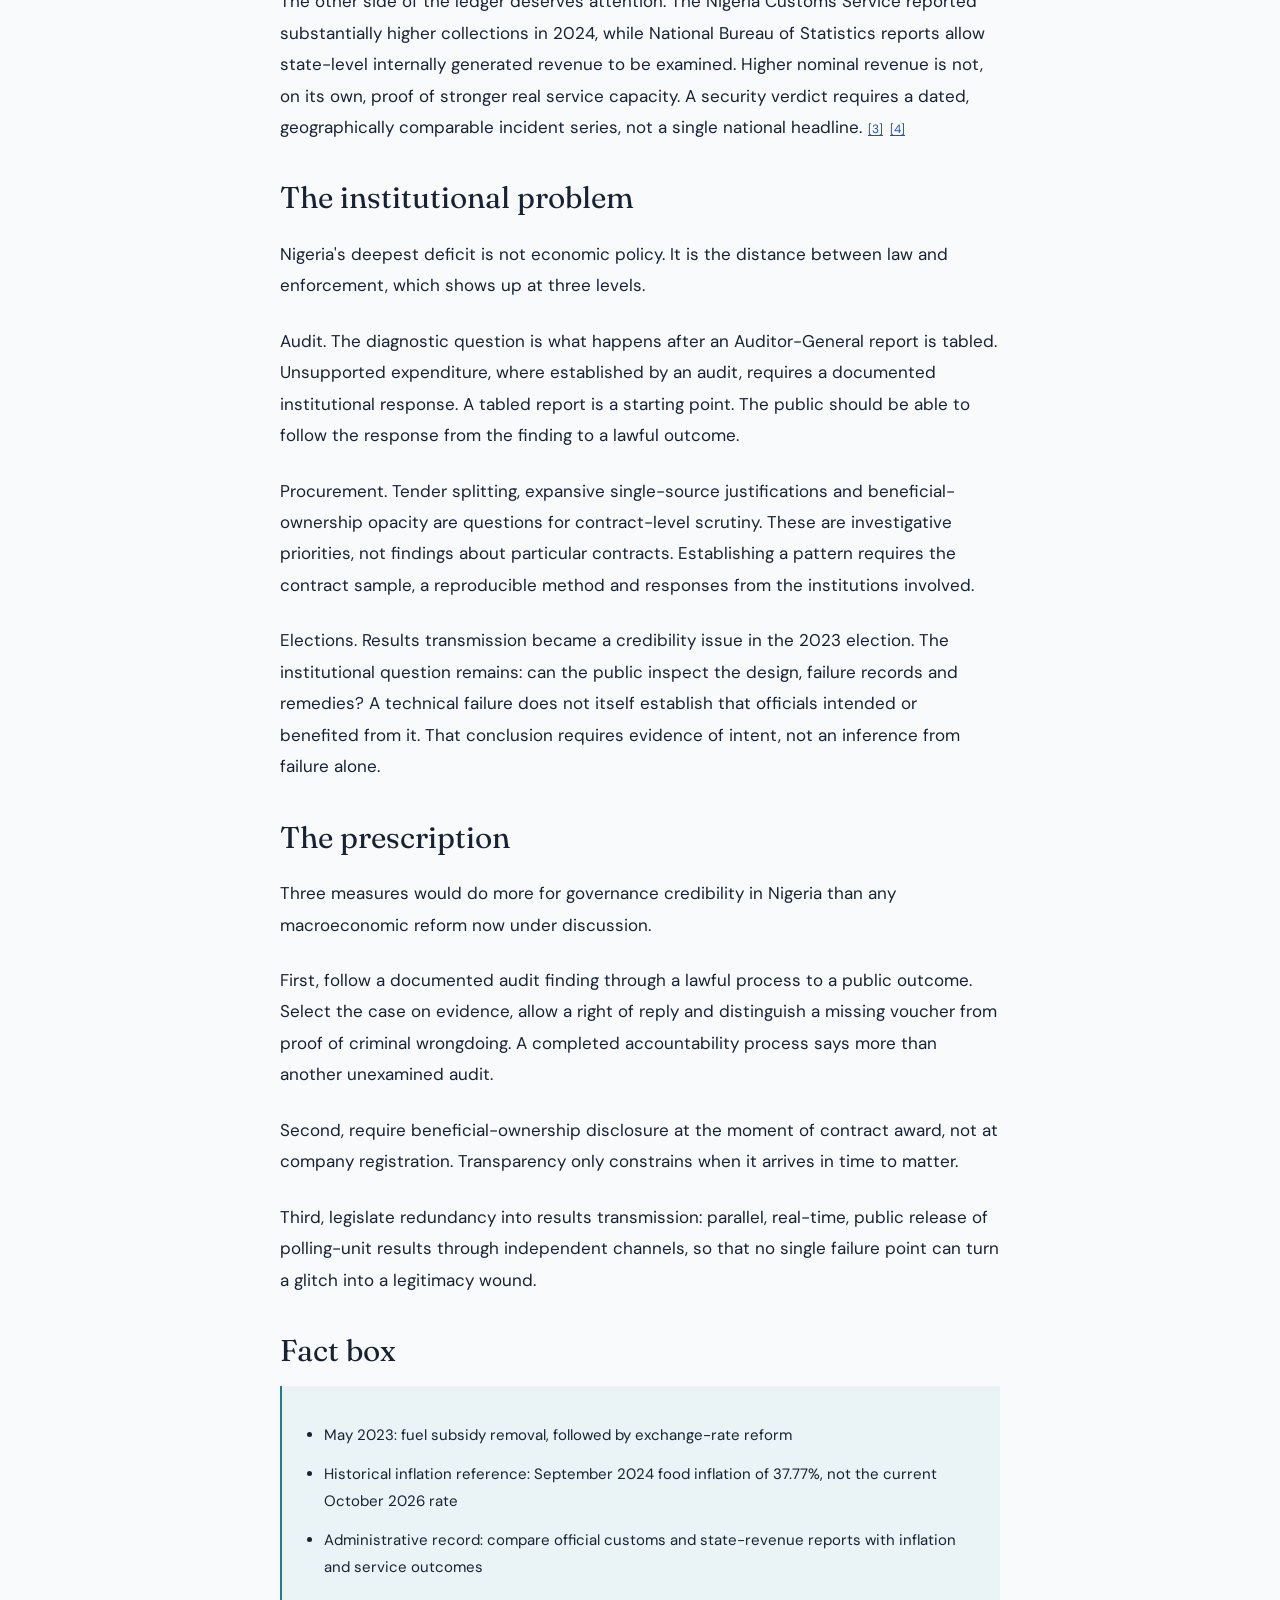
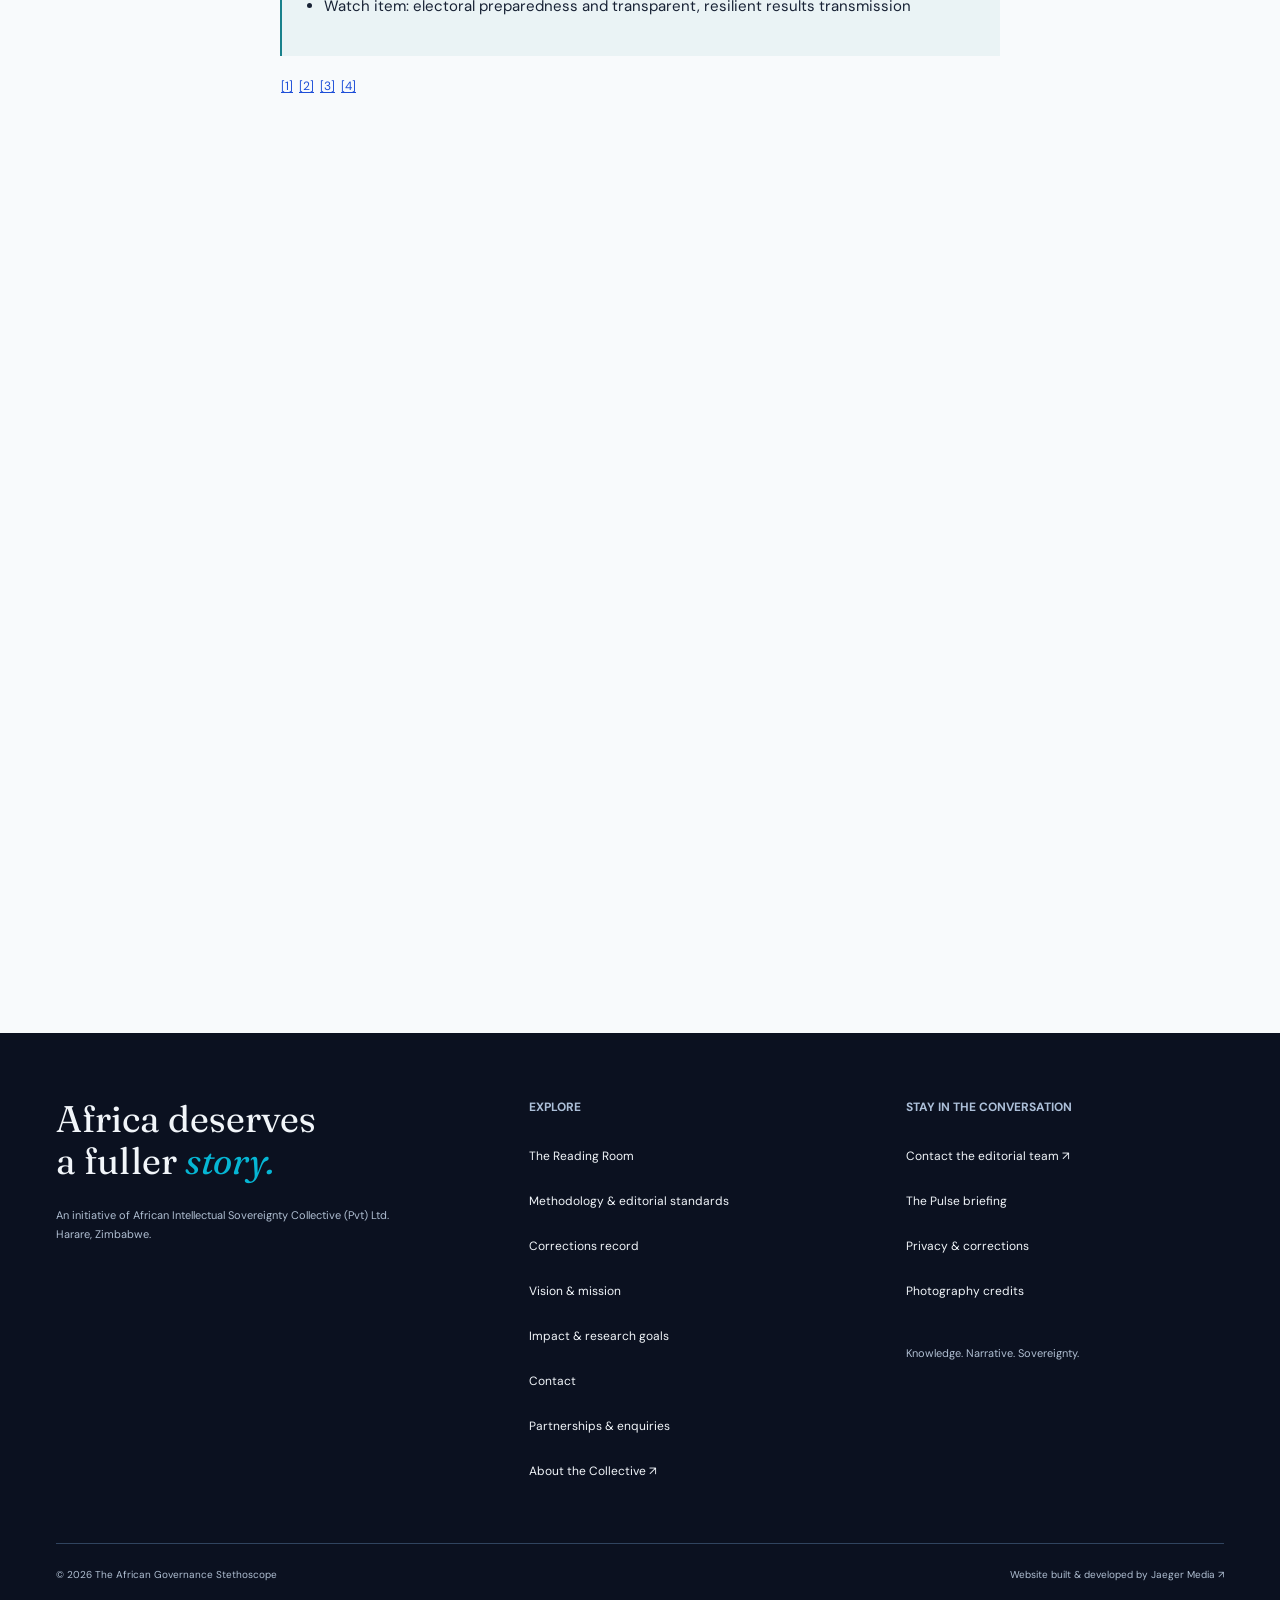
<file: pulse/nigeria-october-2026/index.html>
<!doctype html>
<html lang="en">
  <head>
    <meta charset="UTF-8" />
    <meta name="viewport" content="width=device-width, initial-scale=1" />
    <base href="/" />
    <meta name="theme-color" content="#0b1120" />
    <meta
      name="description"
      content="Africa&#39;s largest population is living through its most consequential economic experiment in a generation. The governance verdict turns on a question nobody in Abuja wants to ask first: who is paying for the transition?"
    />
    <meta property="og:title" content="Nigeria Pulse Check, October 2026" />
    <meta
      property="og:description"
      content="Africa&#39;s largest population is living through its most consequential economic experiment in a generation. The governance verdict turns on a question nobody in Abuja wants to ask first: who is paying for the transition?"
    />
    <meta property="og:type" content="article" />
    <meta property="og:image" content="/assets/social-cover.png" />
    <title>Nigeria Pulse Check, October 2026 | The African Governance Stethoscope</title>
    <link rel="icon" href="assets/favicon.png" type="image/png" />
    <link rel="preconnect" href="https://fonts.googleapis.com" />
    <link rel="preconnect" href="https://fonts.gstatic.com" crossorigin />
    <link
      href="https://fonts.googleapis.com/css2?family=DM+Sans:wght@400;500;600;700&family=Fraunces:ital,wght@0,400;0,500;0,600;1,400;1,500&display=swap"
      rel="stylesheet"
    />
    <link rel="stylesheet" href="styles.css" />
    <noscript
      ><style>
        .reading-progress {
          display: none;
        }
      </style></noscript
    >
    <script src="experience.js" defer></script>
    <script src="publication.js" defer></script>
    <script src="lens.js" defer></script>
    <script src="photography.js" defer></script>
    <script src="edition-data.js" defer></script>
    <script src="edition.js" defer></script>
    <script src="script.js" defer></script>
  <link rel="canonical" href="https://african-governance-stethoscope.vercel.app/pulse/nigeria-october-2026/"><meta property="og:url" content="https://african-governance-stethoscope.vercel.app/pulse/nigeria-october-2026/"></head>
  <body>
    <a class="skip-link" href="#main">Skip to content</a>
    <div
      class="reading-progress is-loading"
      role="progressbar"
      aria-label="Page scroll progress"
      aria-valuemin="0"
      aria-valuemax="100"
      aria-valuenow="0"
      aria-busy="true"
    >
      <span></span>
    </div>
    <header class="site-header">
      <a
        href="#/"
        class="brand"
        aria-label="The African Governance Stethoscope home"
        ><img
          src="assets/stethoscope-logo.webp"
          alt=""
          width="48"
          height="48"
        /><span
          >The African Governance<br /><strong
            >Stethoscope<span class="brand-dot">.</span></strong
          ></span
        ></a
      >
      <nav id="navigation" aria-label="Main navigation">
        <a href="#/diagnostics">The Reading Room</a
        ><a href="#/accountability">Anti-Corruption</a
        ><a href="#/renaissance">African Renaissance</a
        ><a href="#/impact">Impact</a>
      </nav>
      <a class="nav-partner" href="#/partners"
        >Partner with us <span aria-hidden="true">↗</span></a
      >
      <button
        class="menu-toggle"
        aria-controls="navigation"
        aria-expanded="false"
        aria-label="Open navigation"
      >
        <span></span><span></span>
      </button>
    </header>
    <main id="main" tabindex="-1"><article class="article edition-article"><div class="article-toolbar"><a class="text-link" href="#/diagnostics">The Reading Room ↗</a><button class="share-button">Share ↗</button></div><div class="tagline"><span class="tag">Pulse Check</span><span>Analysis / October 2026</span></div><h1>Nigeria Pulse Check, October 2026</h1><p class="standfirst">Africa&#39;s largest population is living through its most consequential economic experiment in a generation. The governance verdict turns on a question nobody in Abuja wants to ask first: who is paying for the transition?</p><div class="edition-byline"><strong>Governance Analysis Desk</strong><span>4 min read / October edition</span></div><details class="article-contents"><summary>In this article</summary><nav aria-label="Article sections"><a href="/pulse/nigeria-october-2026/#section-1">The diagnosis</a><a href="/pulse/nigeria-october-2026/#section-6">The institutional problem</a><a href="/pulse/nigeria-october-2026/#section-11">The prescription</a><a href="/pulse/nigeria-october-2026/#section-16">Fact box</a><a href="/pulse/nigeria-october-2026/#sources">Sources & evidence</a></nav></details><div class="edition-body"><section class="edition-scorecard" aria-labelledby="nigeria-assessment"><div><span class="eyebrow">Publisher assessment / October 2026</span><h2 id="nigeria-assessment">43<span>/100</span></h2><strong>Elevated risk</strong></div><dl><div><dt>Electoral integrity</dt><dd>46/100</dd><i style="--score:46%" aria-hidden="true"></i></div><div><dt>State capacity</dt><dd>45/100</dd><i style="--score:45%" aria-hidden="true"></i></div><div><dt>Rule of law</dt><dd>41/100</dd><i style="--score:41%" aria-hidden="true"></i></div><div><dt>Economic management</dt><dd>42/100</dd><i style="--score:42%" aria-hidden="true"></i></div></dl><p class="source-note">Publisher-supplied assessment, not an official index. Source dataset and weighting have not been supplied; the composite is not asserted to be a simple average.</p></section><h2 id="section-1" class="edition-section-heading">The diagnosis</h2><p>Nigeria&#39;s governing story of the past three years is, at bottom, a test of a thesis. Remove distortionary subsidies, let an artificially supported currency find its level, and the economy will eventually restructure toward productivity. The administration staked its mandate on that thesis in its first weeks. The fuel subsidy removal of May 2023 and the naira&#39;s flotation that followed were the two most consequential economic decisions in Nigeria in twenty years, taken with a decisiveness even critics acknowledged. <span class="source-refs"><a class="source-ref" href="/pulse/nigeria-october-2026/#source-1" aria-label="Source 1">[1]</a></span></p><p>The governance question is not whether the thesis is right. It is who has paid for the test.</p><p>Removing the fuel subsidy pushed up fuel prices and household transport costs. The National Bureau of Statistics recorded food inflation of 37.77% year-on-year in September 2024. That is a historical reading, not an October 2026 inflation estimate. Currency adjustment added pressure on imported inputs. Cash transfers and other support measures belong on the same ledger as the reform; their coverage, timing and adequacy determine who bears the transition. <span class="source-refs"><a class="source-ref" href="/pulse/nigeria-october-2026/#source-2" aria-label="Source 2">[2]</a></span></p><p>The other side of the ledger deserves attention. The Nigeria Customs Service reported substantially higher collections in 2024, while National Bureau of Statistics reports allow state-level internally generated revenue to be examined. Higher nominal revenue is not, on its own, proof of stronger real service capacity. A security verdict requires a dated, geographically comparable incident series, not a single national headline. <span class="source-refs"><a class="source-ref" href="/pulse/nigeria-october-2026/#source-3" aria-label="Source 3">[3]</a> <a class="source-ref" href="/pulse/nigeria-october-2026/#source-4" aria-label="Source 4">[4]</a></span></p><h2 id="section-6" class="edition-section-heading">The institutional problem</h2><p>Nigeria&#39;s deepest deficit is not economic policy. It is the distance between law and enforcement, which shows up at three levels.</p><p>Audit. The diagnostic question is what happens after an Auditor-General report is tabled. Unsupported expenditure, where established by an audit, requires a documented institutional response. A tabled report is a starting point. The public should be able to follow the response from the finding to a lawful outcome.</p><p>Procurement. Tender splitting, expansive single-source justifications and beneficial-ownership opacity are questions for contract-level scrutiny. These are investigative priorities, not findings about particular contracts. Establishing a pattern requires the contract sample, a reproducible method and responses from the institutions involved.</p><p>Elections. Results transmission became a credibility issue in the 2023 election. The institutional question remains: can the public inspect the design, failure records and remedies? A technical failure does not itself establish that officials intended or benefited from it. That conclusion requires evidence of intent, not an inference from failure alone.</p><h2 id="section-11" class="edition-section-heading">The prescription</h2><p>Three measures would do more for governance credibility in Nigeria than any macroeconomic reform now under discussion.</p><p>First, follow a documented audit finding through a lawful process to a public outcome. Select the case on evidence, allow a right of reply and distinguish a missing voucher from proof of criminal wrongdoing. A completed accountability process says more than another unexamined audit.</p><p>Second, require beneficial-ownership disclosure at the moment of contract award, not at company registration. Transparency only constrains when it arrives in time to matter.</p><p>Third, legislate redundancy into results transmission: parallel, real-time, public release of polling-unit results through independent channels, so that no single failure point can turn a glitch into a legitimacy wound.</p><h2 id="section-16" class="edition-section-heading">Fact box</h2><ul class="edition-facts"><li>May 2023: fuel subsidy removal, followed by exchange-rate reform</li><li>Historical inflation reference: September 2024 food inflation of 37.77%, not the current October 2026 rate</li><li>Administrative record: compare official customs and state-revenue reports with inflation and service outcomes</li><li>Watch item: electoral preparedness and transparent, resilient results transmission</li></ul><div class="fact-refs"><a class="source-ref" href="/pulse/nigeria-october-2026/#source-1" aria-label="Source 1">[1]</a> <a class="source-ref" href="/pulse/nigeria-october-2026/#source-2" aria-label="Source 2">[2]</a> <a class="source-ref" href="/pulse/nigeria-october-2026/#source-3" aria-label="Source 3">[3]</a> <a class="source-ref" href="/pulse/nigeria-october-2026/#source-4" aria-label="Source 4">[4]</a></div></div><section class="article-sources" id="sources"><span class="eyebrow section-label">Show the working</span><h2>Sources & evidence</h2><p class="source-note">The argument is the publication's analysis. Official and company self-reports are attributed, not treated as independent audits. Numbers retain the dates and scope of their cited records.</p><ol><li id="source-1"><a href="https://www.worldbank.org/en/country/nigeria/publication/nigeria-development-update-ndu" target="_blank" rel="noopener noreferrer">World Bank / Nigeria Development Update ↗</a><p>Reform, household costs and the social-protection debate; consult the dated edition.</p></li><li id="source-2"><a href="https://www.nigerianstat.gov.ng/pdfuploads/CPI_Sept_2024.pdf" target="_blank" rel="noopener noreferrer">National Bureau of Statistics / September 2024 CPI ↗</a><p>Historical food inflation of 37.77%.</p></li><li id="source-3"><a href="https://www.nigerianstat.gov.ng/elibrary/read/1241579" target="_blank" rel="noopener noreferrer">National Bureau of Statistics / state IGR ↗</a><p>State-revenue records; nominal revenue is not a real-capacity measure.</p></li><li id="source-4"><a href="https://customs.gov.ng/wp-content/uploads/2025/01/PRESS-BRIEFING-ON-THE-ACTIVITIES-OF-NIGERIA-CUSTOMS-SERVICE-FOR-THE-YEAR-2024-BY-BASHIR-ADEWALE-ADENIY.pdf" target="_blank" rel="noopener noreferrer">Nigeria Customs Service / 2024 annual briefing ↗</a><p>Administrative self-report, not independent verification of outcomes.</p></li></ol></section><section class="article-next"><span class="eyebrow section-label">Continue the edition</span><h3><a href="/diagnostics/zambia-debt-restructuring-technocracy/">The Debt Decade: What Zambia&#39;s Default Actually Taught the Continent ↗</a></h3><h3><a href="/tracker/drc-cobalt-capture/">Who Captured the Cobalt? ↗</a></h3><p><a href="mailto:governancestethoscope@gmail.com?subject=Correction%20or%20response%3A%20Nigeria%20Pulse%20Check%2C%20October%202026">Send a correction or response ↗</a> · <a href="#/corrections">Correction policy & record</a></p></section></article></main>
    <footer>
      <div class="footer-top wrap">
        <div>
          <a class="footer-title" href="#/"
            >Africa deserves<br />a fuller <em>story.</em></a
          >
          <p>
            An initiative of African Intellectual Sovereignty Collective (Pvt)
            Ltd.<br />Harare, Zimbabwe.
          </p>
        </div>
        <div class="footer-links">
          <span class="eyebrow">Explore</span
          ><a href="#/diagnostics">The Reading Room</a
          ><a href="/about/editorial-approach/"
            >Methodology & editorial standards</a
          ><a href="#/corrections">Corrections record</a
          ><a href="#/about">Vision & mission</a
          ><a href="#/impact">Impact & research goals</a
          ><a href="#/contact">Contact</a
          ><a href="#/partners">Partnerships & enquiries</a
          ><a href="collective.html">About the Collective ↗</a>
        </div>
        <div class="footer-links">
          <span class="eyebrow">Stay in the conversation</span
          ><a href="mailto:governancestethoscope@gmail.com"
            >Contact the editorial team ↗</a
          ><a href="#/pulse">The Pulse briefing</a
          ><a href="#/privacy">Privacy & corrections</a>
          <a href="#/credits">Photography credits</a>
          <p>Knowledge. Narrative. Sovereignty.</p>
        </div>
      </div>
      <div class="footer-bottom wrap">
        <span
          >© <span id="year">2026</span> The African Governance
          Stethoscope</span
        ><a
          href="https://wa.me/263789937251"
          target="_blank"
          rel="noopener noreferrer"
          >Website built & developed by Jaeger Media ↗</a
        >
      </div>
    </footer>
    <dialog id="share-dialog" aria-labelledby="share-title">
      <div class="dialog-top">
        <h2 id="share-title">Share this perspective.</h2>
        <button class="close-dialog" aria-label="Close">×</button>
      </div>
      <p>Copy a link to this page.</p>
      <label for="share-url">Page link</label
      ><input id="share-url" readonly /><button
        class="button dark"
        id="copy-link"
      >
        Copy link <span aria-hidden="true">↗</span>
      </button>
      <p id="share-status" role="status"></p>
    </dialog>
    <noscript
      ><div class="noscript">
        Enable JavaScript to explore the publication, or
        <a href="mailto:governancestethoscope@gmail.com"
          >contact the editorial team</a
        >.
      </div></noscript
    >
  </body>
</html>
</file>
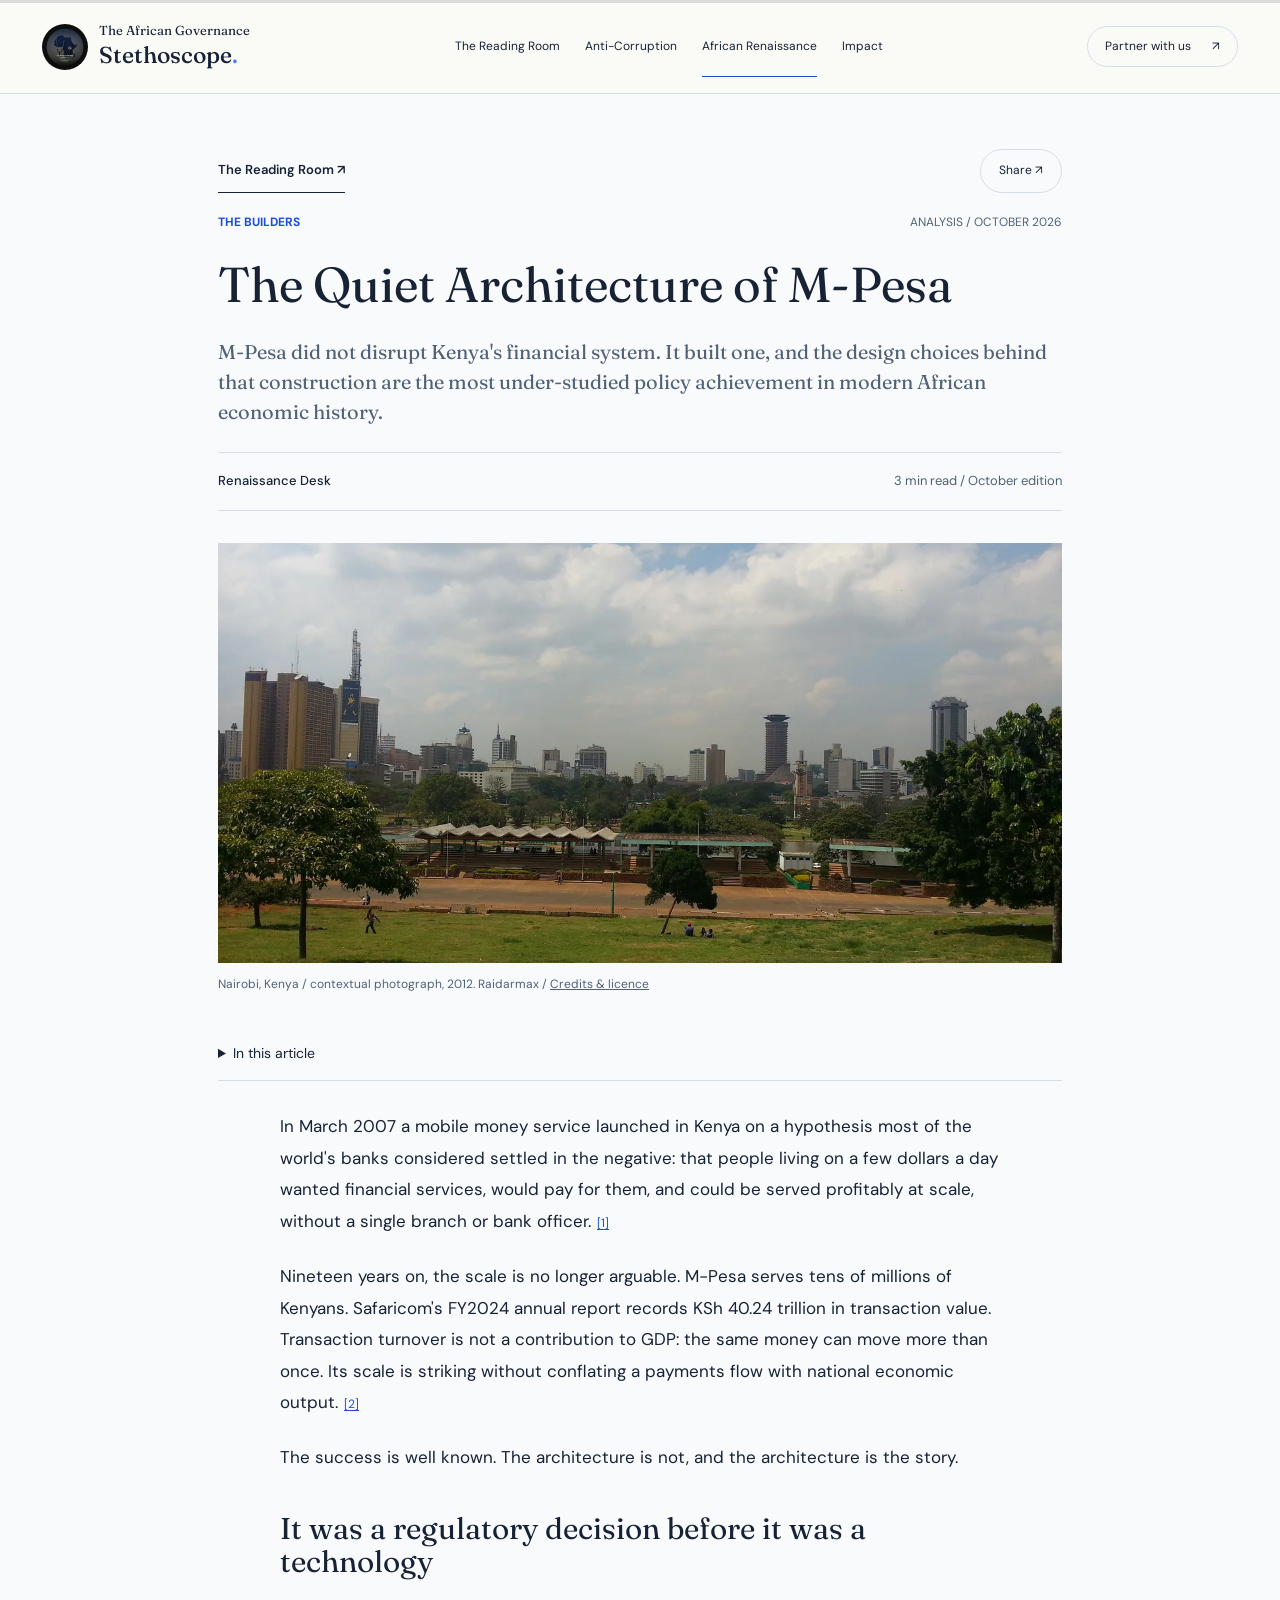
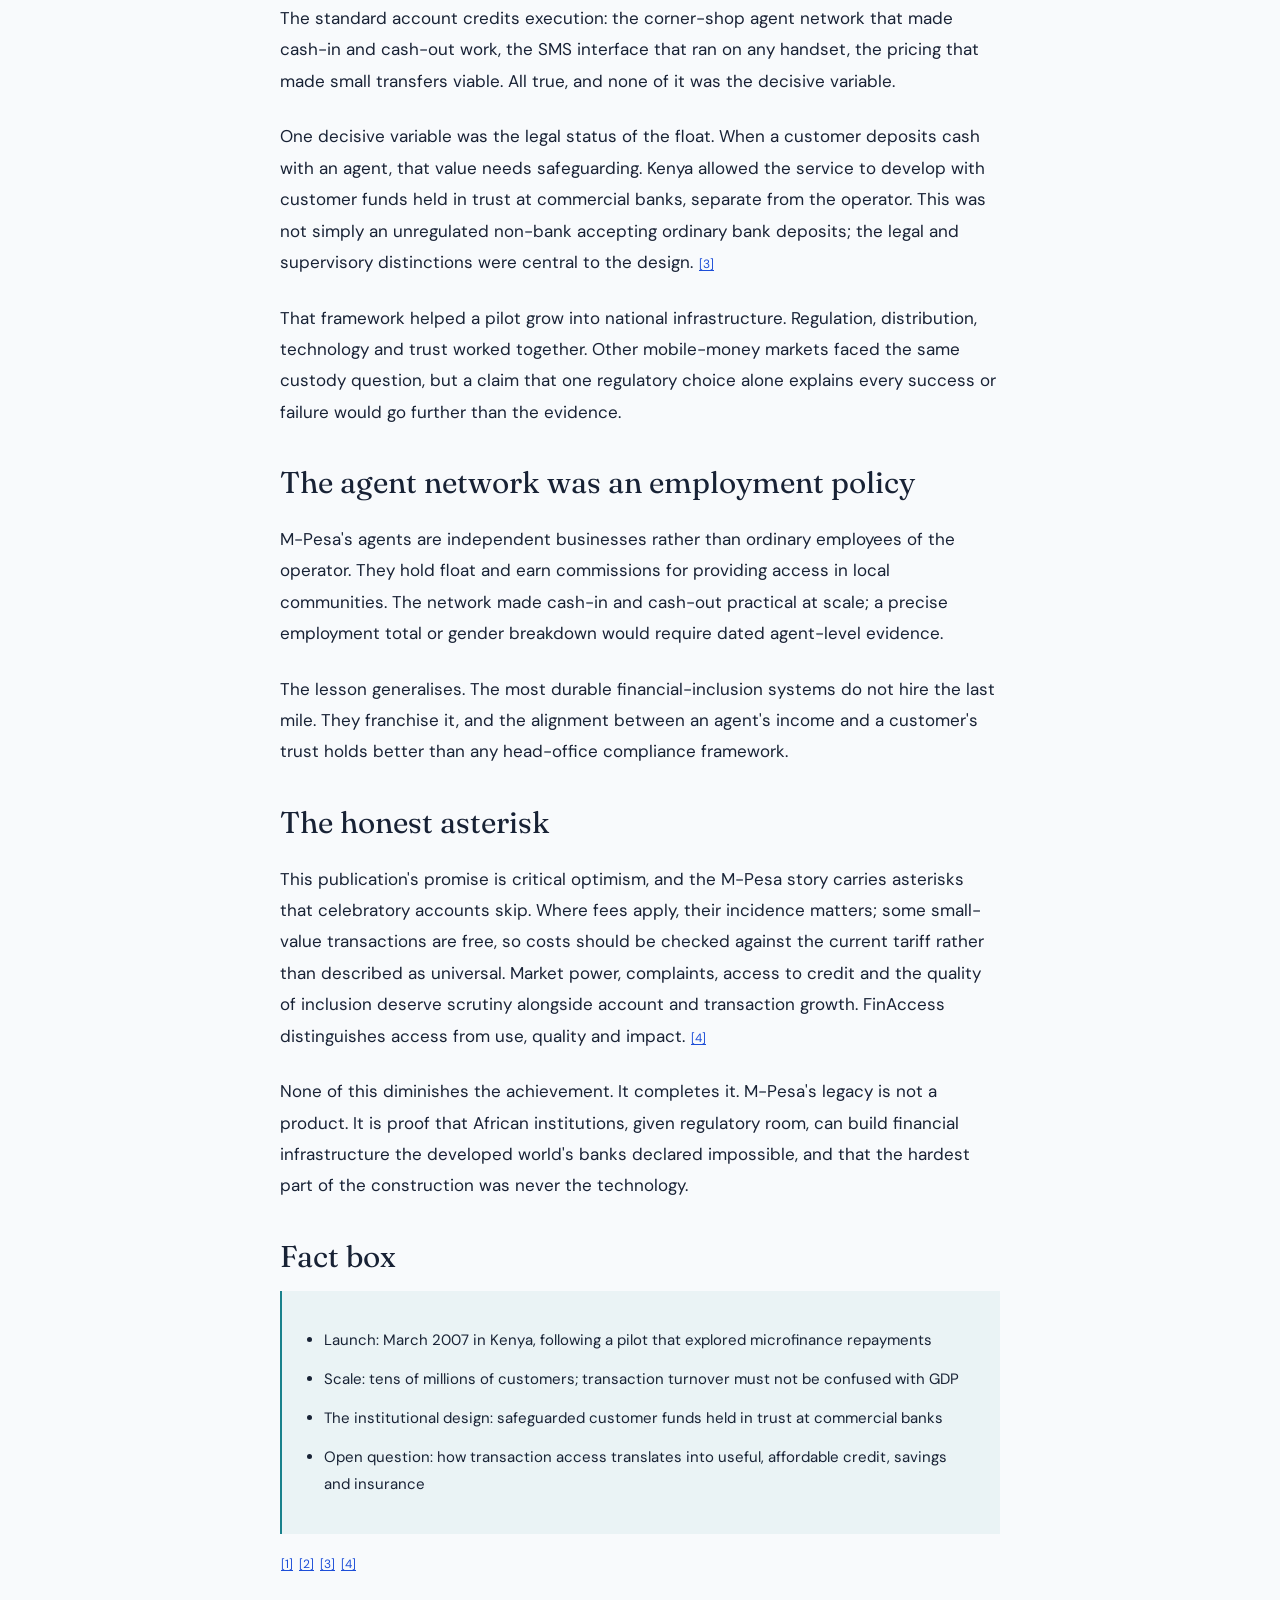
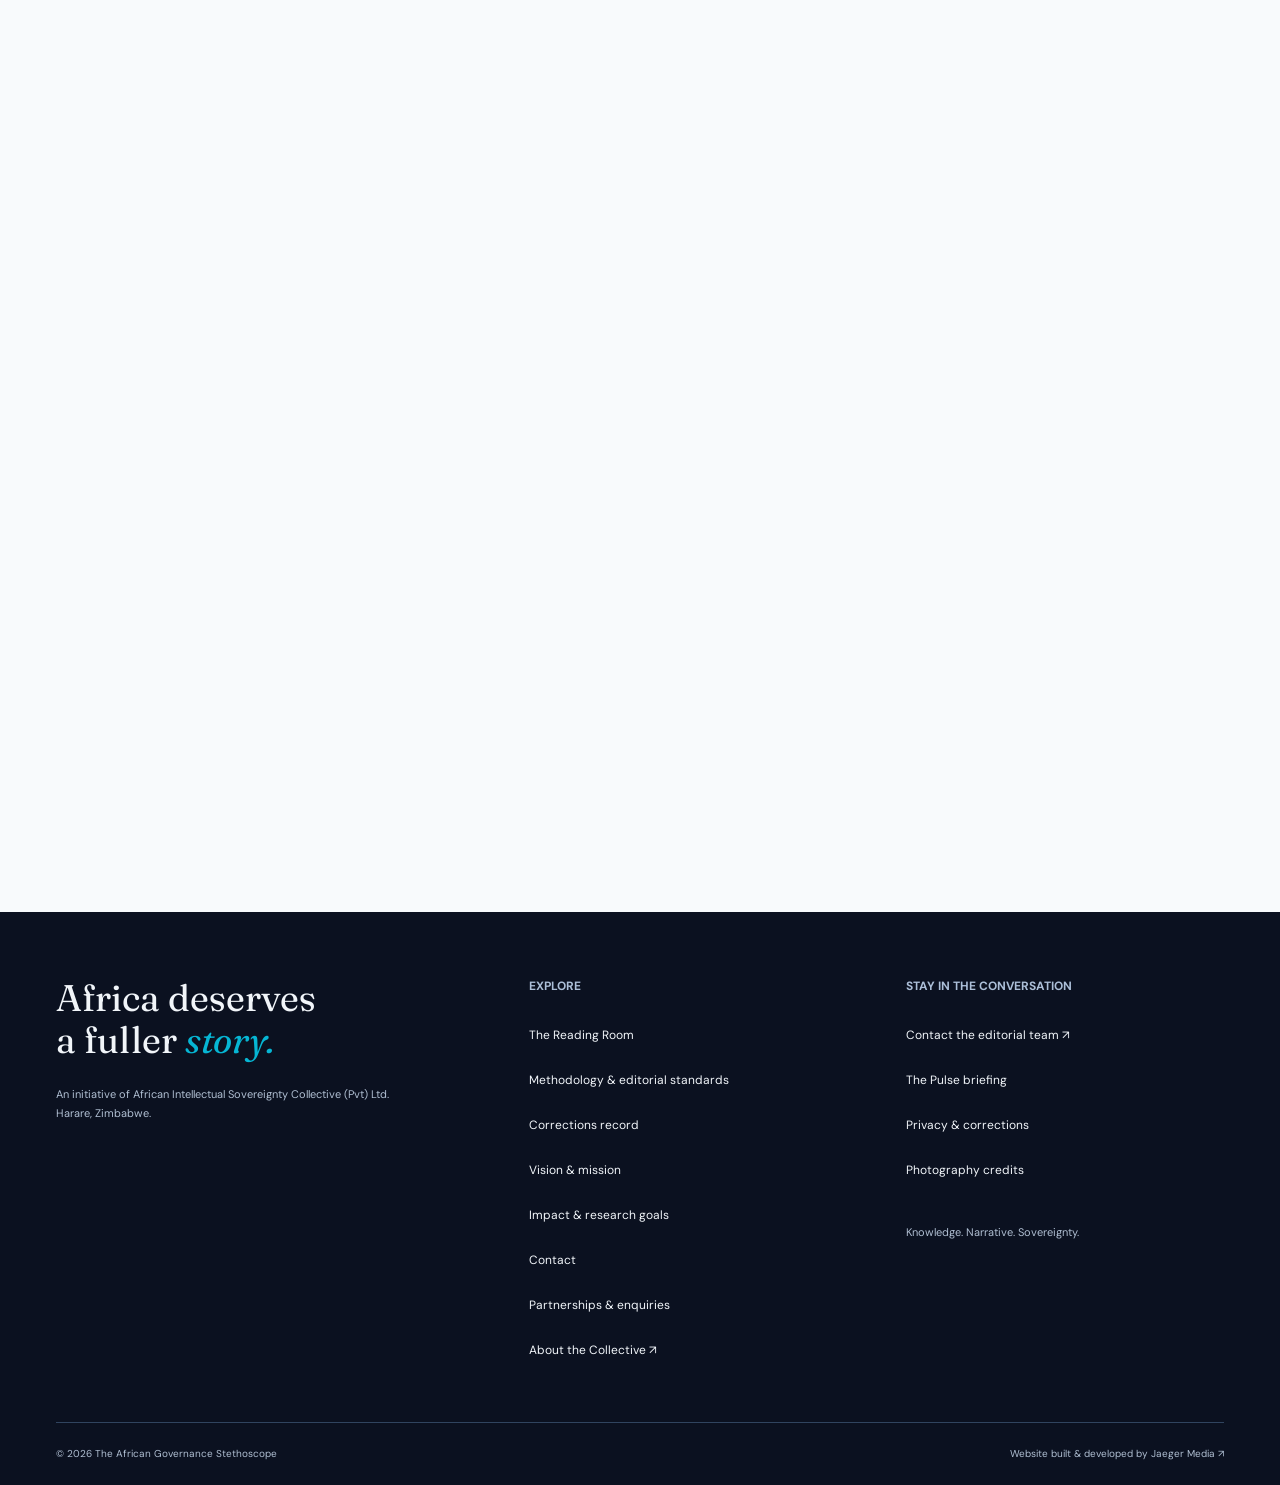
<file: renaissance/m-pesa-architecture/index.html>
<!doctype html>
<html lang="en">
  <head>
    <meta charset="UTF-8" />
    <meta name="viewport" content="width=device-width, initial-scale=1" />
    <base href="/" />
    <meta name="theme-color" content="#0b1120" />
    <meta
      name="description"
      content="M-Pesa did not disrupt Kenya&#39;s financial system. It built one, and the design choices behind that construction are the most under-studied policy achievement in modern African economic history."
    />
    <meta property="og:title" content="The Quiet Architecture of M-Pesa" />
    <meta
      property="og:description"
      content="M-Pesa did not disrupt Kenya&#39;s financial system. It built one, and the design choices behind that construction are the most under-studied policy achievement in modern African economic history."
    />
    <meta property="og:type" content="article" />
    <meta property="og:image" content="/assets/social-cover.png" />
    <title>The Quiet Architecture of M-Pesa | The African Governance Stethoscope</title>
    <link rel="icon" href="assets/favicon.png" type="image/png" />
    <link rel="preconnect" href="https://fonts.googleapis.com" />
    <link rel="preconnect" href="https://fonts.gstatic.com" crossorigin />
    <link
      href="https://fonts.googleapis.com/css2?family=DM+Sans:wght@400;500;600;700&family=Fraunces:ital,wght@0,400;0,500;0,600;1,400;1,500&display=swap"
      rel="stylesheet"
    />
    <link rel="stylesheet" href="styles.css" />
    <noscript
      ><style>
        .reading-progress {
          display: none;
        }
      </style></noscript
    >
    <script src="experience.js" defer></script>
    <script src="publication.js" defer></script>
    <script src="lens.js" defer></script>
    <script src="photography.js" defer></script>
    <script src="edition-data.js" defer></script>
    <script src="edition.js" defer></script>
    <script src="script.js" defer></script>
  <link rel="canonical" href="https://african-governance-stethoscope.vercel.app/renaissance/m-pesa-architecture/"><meta property="og:url" content="https://african-governance-stethoscope.vercel.app/renaissance/m-pesa-architecture/"></head>
  <body>
    <a class="skip-link" href="#main">Skip to content</a>
    <div
      class="reading-progress is-loading"
      role="progressbar"
      aria-label="Page scroll progress"
      aria-valuemin="0"
      aria-valuemax="100"
      aria-valuenow="0"
      aria-busy="true"
    >
      <span></span>
    </div>
    <header class="site-header">
      <a
        href="#/"
        class="brand"
        aria-label="The African Governance Stethoscope home"
        ><img
          src="assets/stethoscope-logo.webp"
          alt=""
          width="48"
          height="48"
        /><span
          >The African Governance<br /><strong
            >Stethoscope<span class="brand-dot">.</span></strong
          ></span
        ></a
      >
      <nav id="navigation" aria-label="Main navigation">
        <a href="#/diagnostics">The Reading Room</a
        ><a href="#/accountability">Anti-Corruption</a
        ><a href="#/renaissance">African Renaissance</a
        ><a href="#/impact">Impact</a>
      </nav>
      <a class="nav-partner" href="#/partners"
        >Partner with us <span aria-hidden="true">↗</span></a
      >
      <button
        class="menu-toggle"
        aria-controls="navigation"
        aria-expanded="false"
        aria-label="Open navigation"
      >
        <span></span><span></span>
      </button>
    </header>
    <main id="main" tabindex="-1"><article class="article edition-article"><div class="article-toolbar"><a class="text-link" href="#/diagnostics">The Reading Room ↗</a><button class="share-button">Share ↗</button></div><div class="tagline"><span class="tag">The Builders</span><span>Analysis / October 2026</span></div><h1>The Quiet Architecture of M-Pesa</h1><p class="standfirst">M-Pesa did not disrupt Kenya&#39;s financial system. It built one, and the design choices behind that construction are the most under-studied policy achievement in modern African economic history.</p><div class="edition-byline"><strong>Renaissance Desk</strong><span>3 min read / October edition</span></div><figure class="edition-context-image"><img src="assets/photos/nairobi-1280.webp" alt="Nairobi seen from Uhuru Park, Kenya" width="1280" height="960"><figcaption>Nairobi, Kenya / contextual photograph, 2012. Raidarmax / <a href="#/credits">Credits & licence</a></figcaption></figure><details class="article-contents"><summary>In this article</summary><nav aria-label="Article sections"><a href="/renaissance/m-pesa-architecture/#section-3">It was a regulatory decision before it was a technology</a><a href="/renaissance/m-pesa-architecture/#section-7">The agent network was an employment policy</a><a href="/renaissance/m-pesa-architecture/#section-10">The honest asterisk</a><a href="/renaissance/m-pesa-architecture/#section-13">Fact box</a><a href="/renaissance/m-pesa-architecture/#sources">Sources & evidence</a></nav></details><div class="edition-body"><p>In March 2007 a mobile money service launched in Kenya on a hypothesis most of the world&#39;s banks considered settled in the negative: that people living on a few dollars a day wanted financial services, would pay for them, and could be served profitably at scale, without a single branch or bank officer. <span class="source-refs"><a class="source-ref" href="/renaissance/m-pesa-architecture/#source-1" aria-label="Source 1">[1]</a></span></p><p>Nineteen years on, the scale is no longer arguable. M-Pesa serves tens of millions of Kenyans. Safaricom&#39;s FY2024 annual report records KSh 40.24 trillion in transaction value. Transaction turnover is not a contribution to GDP: the same money can move more than once. Its scale is striking without conflating a payments flow with national economic output. <span class="source-refs"><a class="source-ref" href="/renaissance/m-pesa-architecture/#source-2" aria-label="Source 2">[2]</a></span></p><p>The success is well known. The architecture is not, and the architecture is the story.</p><h2 id="section-3" class="edition-section-heading">It was a regulatory decision before it was a technology</h2><p>The standard account credits execution: the corner-shop agent network that made cash-in and cash-out work, the SMS interface that ran on any handset, the pricing that made small transfers viable. All true, and none of it was the decisive variable.</p><p>One decisive variable was the legal status of the float. When a customer deposits cash with an agent, that value needs safeguarding. Kenya allowed the service to develop with customer funds held in trust at commercial banks, separate from the operator. This was not simply an unregulated non-bank accepting ordinary bank deposits; the legal and supervisory distinctions were central to the design. <span class="source-refs"><a class="source-ref" href="/renaissance/m-pesa-architecture/#source-3" aria-label="Source 3">[3]</a></span></p><p>That framework helped a pilot grow into national infrastructure. Regulation, distribution, technology and trust worked together. Other mobile-money markets faced the same custody question, but a claim that one regulatory choice alone explains every success or failure would go further than the evidence.</p><h2 id="section-7" class="edition-section-heading">The agent network was an employment policy</h2><p>M-Pesa&#39;s agents are independent businesses rather than ordinary employees of the operator. They hold float and earn commissions for providing access in local communities. The network made cash-in and cash-out practical at scale; a precise employment total or gender breakdown would require dated agent-level evidence.</p><p>The lesson generalises. The most durable financial-inclusion systems do not hire the last mile. They franchise it, and the alignment between an agent&#39;s income and a customer&#39;s trust holds better than any head-office compliance framework.</p><h2 id="section-10" class="edition-section-heading">The honest asterisk</h2><p>This publication&#39;s promise is critical optimism, and the M-Pesa story carries asterisks that celebratory accounts skip. Where fees apply, their incidence matters; some small-value transactions are free, so costs should be checked against the current tariff rather than described as universal. Market power, complaints, access to credit and the quality of inclusion deserve scrutiny alongside account and transaction growth. FinAccess distinguishes access from use, quality and impact. <span class="source-refs"><a class="source-ref" href="/renaissance/m-pesa-architecture/#source-4" aria-label="Source 4">[4]</a></span></p><p>None of this diminishes the achievement. It completes it. M-Pesa&#39;s legacy is not a product. It is proof that African institutions, given regulatory room, can build financial infrastructure the developed world&#39;s banks declared impossible, and that the hardest part of the construction was never the technology.</p><h2 id="section-13" class="edition-section-heading">Fact box</h2><ul class="edition-facts"><li>Launch: March 2007 in Kenya, following a pilot that explored microfinance repayments</li><li>Scale: tens of millions of customers; transaction turnover must not be confused with GDP</li><li>The institutional design: safeguarded customer funds held in trust at commercial banks</li><li>Open question: how transaction access translates into useful, affordable credit, savings and insurance</li></ul><div class="fact-refs"><a class="source-ref" href="/renaissance/m-pesa-architecture/#source-1" aria-label="Source 1">[1]</a> <a class="source-ref" href="/renaissance/m-pesa-architecture/#source-2" aria-label="Source 2">[2]</a> <a class="source-ref" href="/renaissance/m-pesa-architecture/#source-3" aria-label="Source 3">[3]</a> <a class="source-ref" href="/renaissance/m-pesa-architecture/#source-4" aria-label="Source 4">[4]</a></div></div><section class="article-sources" id="sources"><span class="eyebrow section-label">Show the working</span><h2>Sources & evidence</h2><p class="source-note">The argument is the publication's analysis. Official and company self-reports are attributed, not treated as independent audits. Numbers retain the dates and scope of their cited records.</p><ol><li id="source-1"><a href="https://newsroom.safaricom.co.ke/innovation/m-pesa-17-years-of-transforming-lives/" target="_blank" rel="noopener noreferrer">Safaricom / M-Pesa launch history ↗</a><p>Operator account of the 6 March 2007 launch.</p></li><li id="source-2"><a href="https://www.safaricom.co.ke/images/Downloads/2024-Annual-Report-Update.pdf" target="_blank" rel="noopener noreferrer">Safaricom / FY2024 annual report ↗</a><p>Dated operator-reported transaction value.</p></li><li id="source-3"><a href="https://www.findevgateway.org/sites/default/files/publications/files/enabling_mobile_money_policies_in_kenya_fostering_a_digital_finance_revolution.pdf" target="_blank" rel="noopener noreferrer">GSMA / Enabling mobile-money policies in Kenya ↗</a><p>Industry research on trust accounts and regulation.</p></li><li id="source-4"><a href="https://www.knbs.or.ke/reports/2024-finacess-household-survey-report/" target="_blank" rel="noopener noreferrer">Kenya National Bureau of Statistics / FinAccess 2024 ↗</a><p>Access, use and financial-inclusion context.</p></li></ol></section><section class="article-next"><span class="eyebrow section-label">Continue the edition</span><h3><a href="/diagnostics/zambia-debt-restructuring-technocracy/">The Debt Decade: What Zambia&#39;s Default Actually Taught the Continent ↗</a></h3><h3><a href="/tracker/drc-cobalt-capture/">Who Captured the Cobalt? ↗</a></h3><p><a href="mailto:governancestethoscope@gmail.com?subject=Correction%20or%20response%3A%20The%20Quiet%20Architecture%20of%20M-Pesa">Send a correction or response ↗</a> · <a href="#/corrections">Correction policy & record</a></p></section></article></main>
    <footer>
      <div class="footer-top wrap">
        <div>
          <a class="footer-title" href="#/"
            >Africa deserves<br />a fuller <em>story.</em></a
          >
          <p>
            An initiative of African Intellectual Sovereignty Collective (Pvt)
            Ltd.<br />Harare, Zimbabwe.
          </p>
        </div>
        <div class="footer-links">
          <span class="eyebrow">Explore</span
          ><a href="#/diagnostics">The Reading Room</a
          ><a href="/about/editorial-approach/"
            >Methodology & editorial standards</a
          ><a href="#/corrections">Corrections record</a
          ><a href="#/about">Vision & mission</a
          ><a href="#/impact">Impact & research goals</a
          ><a href="#/contact">Contact</a
          ><a href="#/partners">Partnerships & enquiries</a
          ><a href="collective.html">About the Collective ↗</a>
        </div>
        <div class="footer-links">
          <span class="eyebrow">Stay in the conversation</span
          ><a href="mailto:governancestethoscope@gmail.com"
            >Contact the editorial team ↗</a
          ><a href="#/pulse">The Pulse briefing</a
          ><a href="#/privacy">Privacy & corrections</a>
          <a href="#/credits">Photography credits</a>
          <p>Knowledge. Narrative. Sovereignty.</p>
        </div>
      </div>
      <div class="footer-bottom wrap">
        <span
          >© <span id="year">2026</span> The African Governance
          Stethoscope</span
        ><a
          href="https://wa.me/263789937251"
          target="_blank"
          rel="noopener noreferrer"
          >Website built & developed by Jaeger Media ↗</a
        >
      </div>
    </footer>
    <dialog id="share-dialog" aria-labelledby="share-title">
      <div class="dialog-top">
        <h2 id="share-title">Share this perspective.</h2>
        <button class="close-dialog" aria-label="Close">×</button>
      </div>
      <p>Copy a link to this page.</p>
      <label for="share-url">Page link</label
      ><input id="share-url" readonly /><button
        class="button dark"
        id="copy-link"
      >
        Copy link <span aria-hidden="true">↗</span>
      </button>
      <p id="share-status" role="status"></p>
    </dialog>
    <noscript
      ><div class="noscript">
        Enable JavaScript to explore the publication, or
        <a href="mailto:governancestethoscope@gmail.com"
          >contact the editorial team</a
        >.
      </div></noscript
    >
  </body>
</html>
</file>
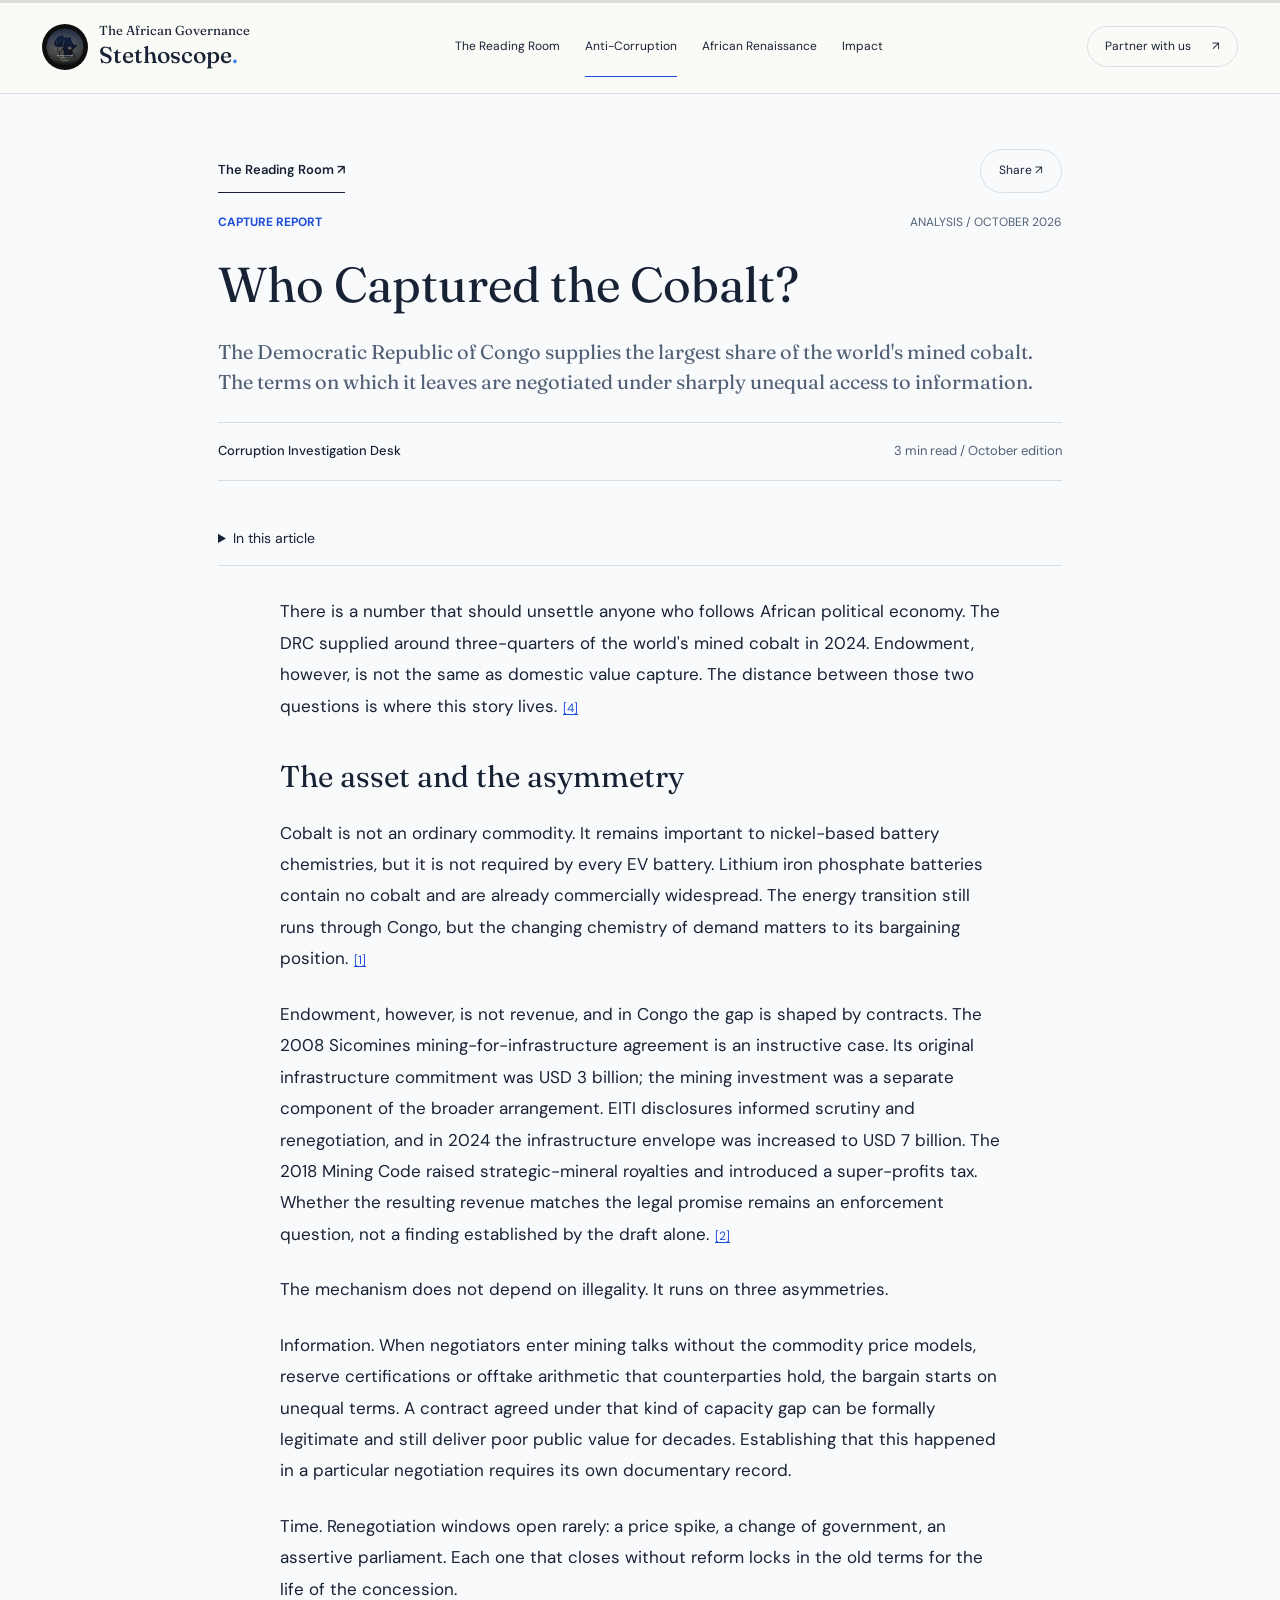
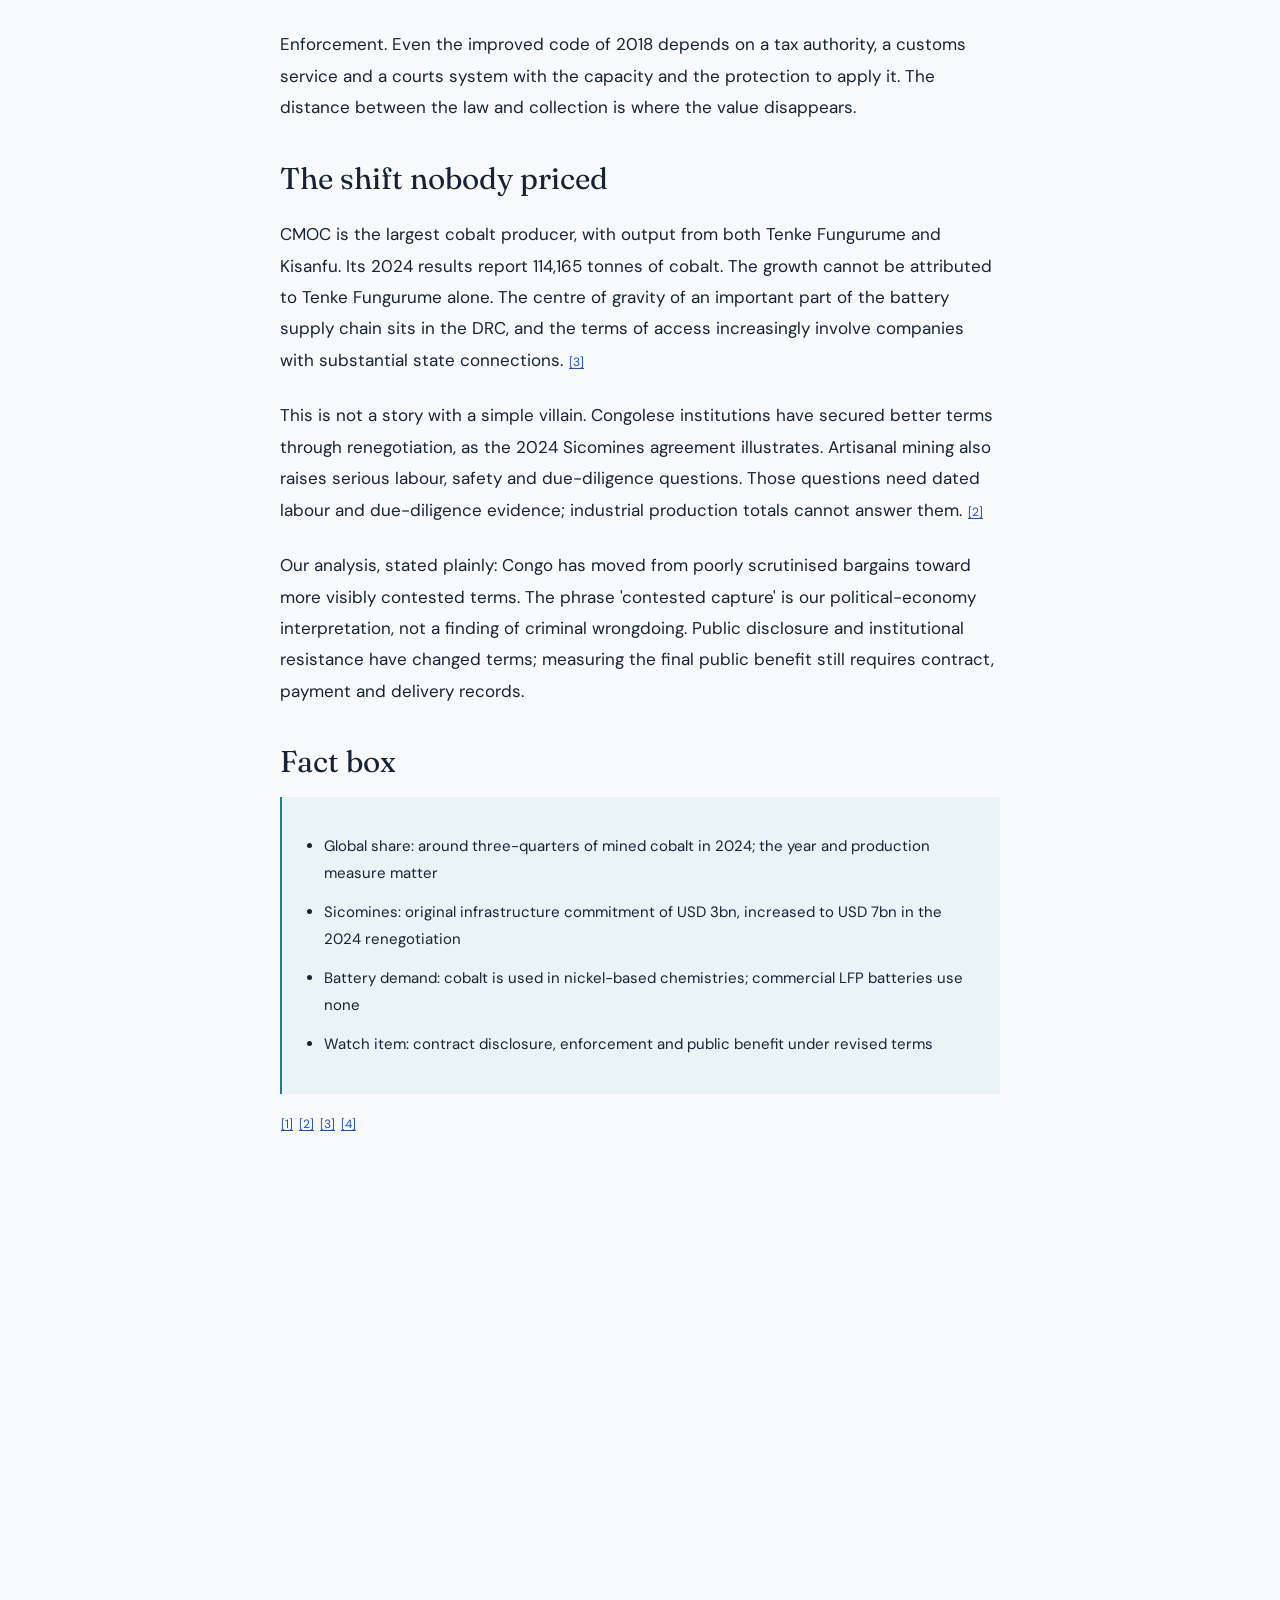
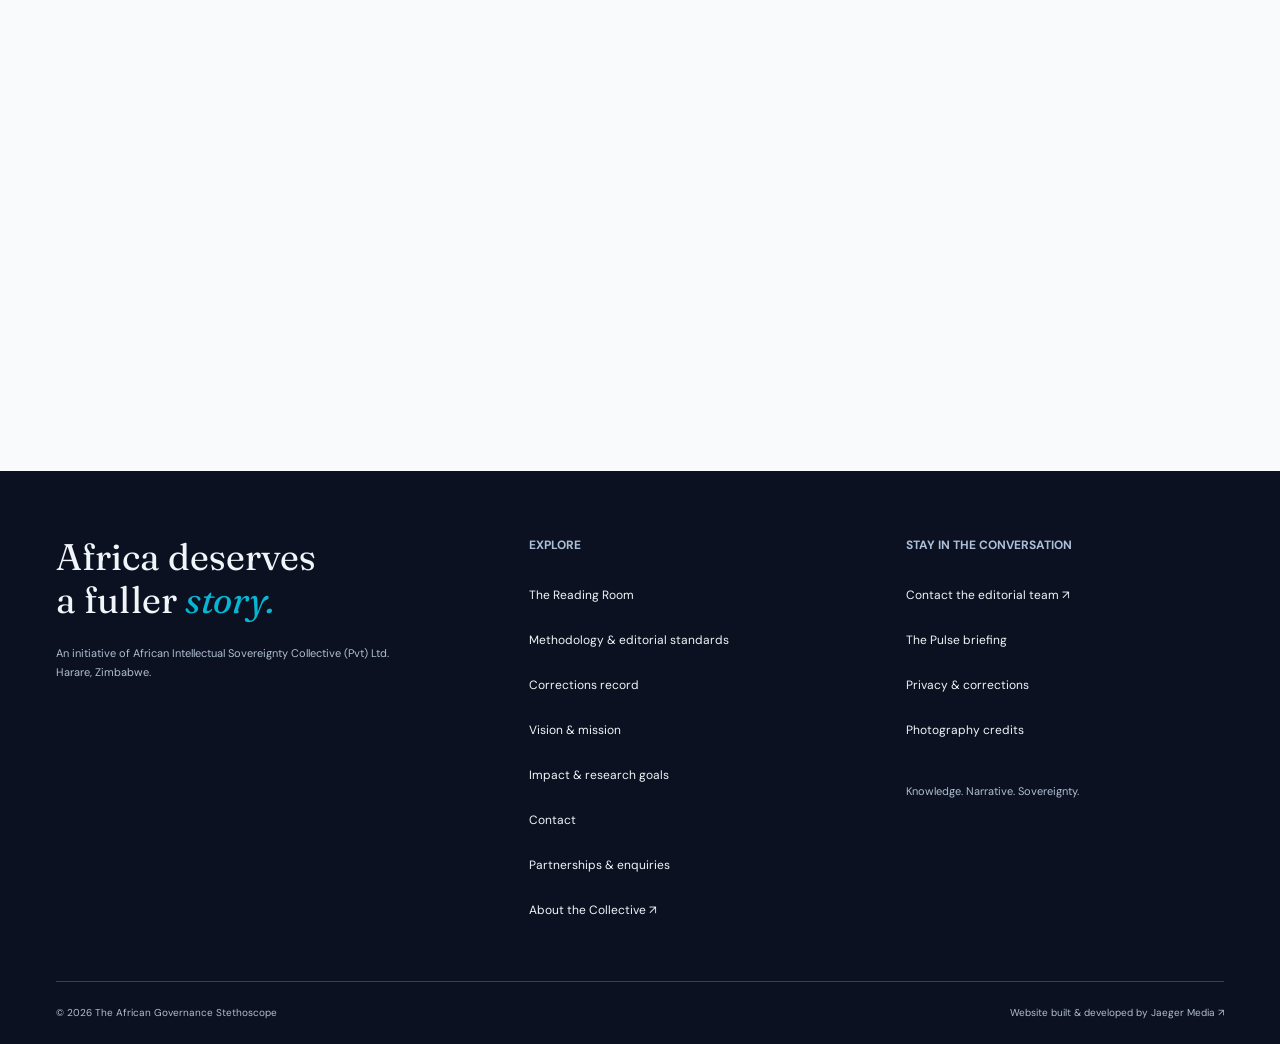
<file: tracker/drc-cobalt-capture/index.html>
<!doctype html>
<html lang="en">
  <head>
    <meta charset="UTF-8" />
    <meta name="viewport" content="width=device-width, initial-scale=1" />
    <base href="/" />
    <meta name="theme-color" content="#0b1120" />
    <meta
      name="description"
      content="The Democratic Republic of Congo supplies the largest share of the world&#39;s mined cobalt. The terms on which it leaves are negotiated under sharply unequal access to information."
    />
    <meta property="og:title" content="Who Captured the Cobalt?" />
    <meta
      property="og:description"
      content="The Democratic Republic of Congo supplies the largest share of the world&#39;s mined cobalt. The terms on which it leaves are negotiated under sharply unequal access to information."
    />
    <meta property="og:type" content="article" />
    <meta property="og:image" content="/assets/social-cover.png" />
    <title>Who Captured the Cobalt? | The African Governance Stethoscope</title>
    <link rel="icon" href="assets/favicon.png" type="image/png" />
    <link rel="preconnect" href="https://fonts.googleapis.com" />
    <link rel="preconnect" href="https://fonts.gstatic.com" crossorigin />
    <link
      href="https://fonts.googleapis.com/css2?family=DM+Sans:wght@400;500;600;700&family=Fraunces:ital,wght@0,400;0,500;0,600;1,400;1,500&display=swap"
      rel="stylesheet"
    />
    <link rel="stylesheet" href="styles.css" />
    <noscript
      ><style>
        .reading-progress {
          display: none;
        }
      </style></noscript
    >
    <script src="experience.js" defer></script>
    <script src="publication.js" defer></script>
    <script src="lens.js" defer></script>
    <script src="photography.js" defer></script>
    <script src="edition-data.js" defer></script>
    <script src="edition.js" defer></script>
    <script src="script.js" defer></script>
  <link rel="canonical" href="https://african-governance-stethoscope.vercel.app/tracker/drc-cobalt-capture/"><meta property="og:url" content="https://african-governance-stethoscope.vercel.app/tracker/drc-cobalt-capture/"></head>
  <body>
    <a class="skip-link" href="#main">Skip to content</a>
    <div
      class="reading-progress is-loading"
      role="progressbar"
      aria-label="Page scroll progress"
      aria-valuemin="0"
      aria-valuemax="100"
      aria-valuenow="0"
      aria-busy="true"
    >
      <span></span>
    </div>
    <header class="site-header">
      <a
        href="#/"
        class="brand"
        aria-label="The African Governance Stethoscope home"
        ><img
          src="assets/stethoscope-logo.webp"
          alt=""
          width="48"
          height="48"
        /><span
          >The African Governance<br /><strong
            >Stethoscope<span class="brand-dot">.</span></strong
          ></span
        ></a
      >
      <nav id="navigation" aria-label="Main navigation">
        <a href="#/diagnostics">The Reading Room</a
        ><a href="#/accountability">Anti-Corruption</a
        ><a href="#/renaissance">African Renaissance</a
        ><a href="#/impact">Impact</a>
      </nav>
      <a class="nav-partner" href="#/partners"
        >Partner with us <span aria-hidden="true">↗</span></a
      >
      <button
        class="menu-toggle"
        aria-controls="navigation"
        aria-expanded="false"
        aria-label="Open navigation"
      >
        <span></span><span></span>
      </button>
    </header>
    <main id="main" tabindex="-1"><article class="article edition-article"><div class="article-toolbar"><a class="text-link" href="#/diagnostics">The Reading Room ↗</a><button class="share-button">Share ↗</button></div><div class="tagline"><span class="tag">Capture Report</span><span>Analysis / October 2026</span></div><h1>Who Captured the Cobalt?</h1><p class="standfirst">The Democratic Republic of Congo supplies the largest share of the world&#39;s mined cobalt. The terms on which it leaves are negotiated under sharply unequal access to information.</p><div class="edition-byline"><strong>Corruption Investigation Desk</strong><span>3 min read / October edition</span></div><details class="article-contents"><summary>In this article</summary><nav aria-label="Article sections"><a href="/tracker/drc-cobalt-capture/#section-1">The asset and the asymmetry</a><a href="/tracker/drc-cobalt-capture/#section-8">The shift nobody priced</a><a href="/tracker/drc-cobalt-capture/#section-12">Fact box</a><a href="/tracker/drc-cobalt-capture/#sources">Sources & evidence</a></nav></details><div class="edition-body"><p>There is a number that should unsettle anyone who follows African political economy. The DRC supplied around three-quarters of the world&#39;s mined cobalt in 2024. Endowment, however, is not the same as domestic value capture. The distance between those two questions is where this story lives. <span class="source-refs"><a class="source-ref" href="/tracker/drc-cobalt-capture/#source-4" aria-label="Source 4">[4]</a></span></p><h2 id="section-1" class="edition-section-heading">The asset and the asymmetry</h2><p>Cobalt is not an ordinary commodity. It remains important to nickel-based battery chemistries, but it is not required by every EV battery. Lithium iron phosphate batteries contain no cobalt and are already commercially widespread. The energy transition still runs through Congo, but the changing chemistry of demand matters to its bargaining position. <span class="source-refs"><a class="source-ref" href="/tracker/drc-cobalt-capture/#source-1" aria-label="Source 1">[1]</a></span></p><p>Endowment, however, is not revenue, and in Congo the gap is shaped by contracts. The 2008 Sicomines mining-for-infrastructure agreement is an instructive case. Its original infrastructure commitment was USD 3 billion; the mining investment was a separate component of the broader arrangement. EITI disclosures informed scrutiny and renegotiation, and in 2024 the infrastructure envelope was increased to USD 7 billion. The 2018 Mining Code raised strategic-mineral royalties and introduced a super-profits tax. Whether the resulting revenue matches the legal promise remains an enforcement question, not a finding established by the draft alone. <span class="source-refs"><a class="source-ref" href="/tracker/drc-cobalt-capture/#source-2" aria-label="Source 2">[2]</a></span></p><p>The mechanism does not depend on illegality. It runs on three asymmetries.</p><p>Information. When negotiators enter mining talks without the commodity price models, reserve certifications or offtake arithmetic that counterparties hold, the bargain starts on unequal terms. A contract agreed under that kind of capacity gap can be formally legitimate and still deliver poor public value for decades. Establishing that this happened in a particular negotiation requires its own documentary record.</p><p>Time. Renegotiation windows open rarely: a price spike, a change of government, an assertive parliament. Each one that closes without reform locks in the old terms for the life of the concession.</p><p>Enforcement. Even the improved code of 2018 depends on a tax authority, a customs service and a courts system with the capacity and the protection to apply it. The distance between the law and collection is where the value disappears.</p><h2 id="section-8" class="edition-section-heading">The shift nobody priced</h2><p>CMOC is the largest cobalt producer, with output from both Tenke Fungurume and Kisanfu. Its 2024 results report 114,165 tonnes of cobalt. The growth cannot be attributed to Tenke Fungurume alone. The centre of gravity of an important part of the battery supply chain sits in the DRC, and the terms of access increasingly involve companies with substantial state connections. <span class="source-refs"><a class="source-ref" href="/tracker/drc-cobalt-capture/#source-3" aria-label="Source 3">[3]</a></span></p><p>This is not a story with a simple villain. Congolese institutions have secured better terms through renegotiation, as the 2024 Sicomines agreement illustrates. Artisanal mining also raises serious labour, safety and due-diligence questions. Those questions need dated labour and due-diligence evidence; industrial production totals cannot answer them. <span class="source-refs"><a class="source-ref" href="/tracker/drc-cobalt-capture/#source-2" aria-label="Source 2">[2]</a></span></p><p>Our analysis, stated plainly: Congo has moved from poorly scrutinised bargains toward more visibly contested terms. The phrase &#39;contested capture&#39; is our political-economy interpretation, not a finding of criminal wrongdoing. Public disclosure and institutional resistance have changed terms; measuring the final public benefit still requires contract, payment and delivery records.</p><h2 id="section-12" class="edition-section-heading">Fact box</h2><ul class="edition-facts"><li>Global share: around three-quarters of mined cobalt in 2024; the year and production measure matter</li><li>Sicomines: original infrastructure commitment of USD 3bn, increased to USD 7bn in the 2024 renegotiation</li><li>Battery demand: cobalt is used in nickel-based chemistries; commercial LFP batteries use none</li><li>Watch item: contract disclosure, enforcement and public benefit under revised terms</li></ul><div class="fact-refs"><a class="source-ref" href="/tracker/drc-cobalt-capture/#source-1" aria-label="Source 1">[1]</a> <a class="source-ref" href="/tracker/drc-cobalt-capture/#source-2" aria-label="Source 2">[2]</a> <a class="source-ref" href="/tracker/drc-cobalt-capture/#source-3" aria-label="Source 3">[3]</a> <a class="source-ref" href="/tracker/drc-cobalt-capture/#source-4" aria-label="Source 4">[4]</a></div></div><section class="article-sources" id="sources"><span class="eyebrow section-label">Show the working</span><h2>Sources & evidence</h2><p class="source-note">The argument is the publication's analysis. Official and company self-reports are attributed, not treated as independent audits. Numbers retain the dates and scope of their cited records.</p><ol><li id="source-1"><a href="https://www.iea.org/reports/global-ev-outlook-2026/electric-vehicle-batteries" target="_blank" rel="noopener noreferrer">IEA / Global EV Outlook 2026 ↗</a><p>Commercial cobalt-free LFP batteries.</p></li><li id="source-2"><a href="https://eiti.org/impact-story/sicomines-how-eiti-drc-helped-secure-4-billion-additional-revenue" target="_blank" rel="noopener noreferrer">EITI / Sicomines renegotiation ↗</a><p>The infrastructure envelope changed from USD 3bn to USD 7bn.</p></li><li id="source-3"><a href="https://en.cmoc.com/html/2025/News_0324/73.html" target="_blank" rel="noopener noreferrer">CMOC / 2024 annual results ↗</a><p>Company-reported output, not an independent audit of public benefit.</p></li><li id="source-4"><a href="https://www.cobaltinstitute.org/wp-content/uploads/2025/07/Cobalt-Factsheet_July-2025.pdf" target="_blank" rel="noopener noreferrer">Cobalt Institute / July 2025 factsheet ↗</a><p>Dated 2024 mine-production share; industry source.</p></li></ol></section><section class="article-next"><span class="eyebrow section-label">Continue the edition</span><h3><a href="/diagnostics/zambia-debt-restructuring-technocracy/">The Debt Decade: What Zambia&#39;s Default Actually Taught the Continent ↗</a></h3><h3><a href="/renaissance/m-pesa-architecture/">The Quiet Architecture of M-Pesa ↗</a></h3><p><a href="mailto:governancestethoscope@gmail.com?subject=Correction%20or%20response%3A%20Who%20Captured%20the%20Cobalt%3F">Send a correction or response ↗</a> · <a href="#/corrections">Correction policy & record</a></p></section></article></main>
    <footer>
      <div class="footer-top wrap">
        <div>
          <a class="footer-title" href="#/"
            >Africa deserves<br />a fuller <em>story.</em></a
          >
          <p>
            An initiative of African Intellectual Sovereignty Collective (Pvt)
            Ltd.<br />Harare, Zimbabwe.
          </p>
        </div>
        <div class="footer-links">
          <span class="eyebrow">Explore</span
          ><a href="#/diagnostics">The Reading Room</a
          ><a href="/about/editorial-approach/"
            >Methodology & editorial standards</a
          ><a href="#/corrections">Corrections record</a
          ><a href="#/about">Vision & mission</a
          ><a href="#/impact">Impact & research goals</a
          ><a href="#/contact">Contact</a
          ><a href="#/partners">Partnerships & enquiries</a
          ><a href="collective.html">About the Collective ↗</a>
        </div>
        <div class="footer-links">
          <span class="eyebrow">Stay in the conversation</span
          ><a href="mailto:governancestethoscope@gmail.com"
            >Contact the editorial team ↗</a
          ><a href="#/pulse">The Pulse briefing</a
          ><a href="#/privacy">Privacy & corrections</a>
          <a href="#/credits">Photography credits</a>
          <p>Knowledge. Narrative. Sovereignty.</p>
        </div>
      </div>
      <div class="footer-bottom wrap">
        <span
          >© <span id="year">2026</span> The African Governance
          Stethoscope</span
        ><a
          href="https://wa.me/263789937251"
          target="_blank"
          rel="noopener noreferrer"
          >Website built & developed by Jaeger Media ↗</a
        >
      </div>
    </footer>
    <dialog id="share-dialog" aria-labelledby="share-title">
      <div class="dialog-top">
        <h2 id="share-title">Share this perspective.</h2>
        <button class="close-dialog" aria-label="Close">×</button>
      </div>
      <p>Copy a link to this page.</p>
      <label for="share-url">Page link</label
      ><input id="share-url" readonly /><button
        class="button dark"
        id="copy-link"
      >
        Copy link <span aria-hidden="true">↗</span>
      </button>
      <p id="share-status" role="status"></p>
    </dialog>
    <noscript
      ><div class="noscript">
        Enable JavaScript to explore the publication, or
        <a href="mailto:governancestethoscope@gmail.com"
          >contact the editorial team</a
        >.
      </div></noscript
    >
  </body>
</html>
</file>
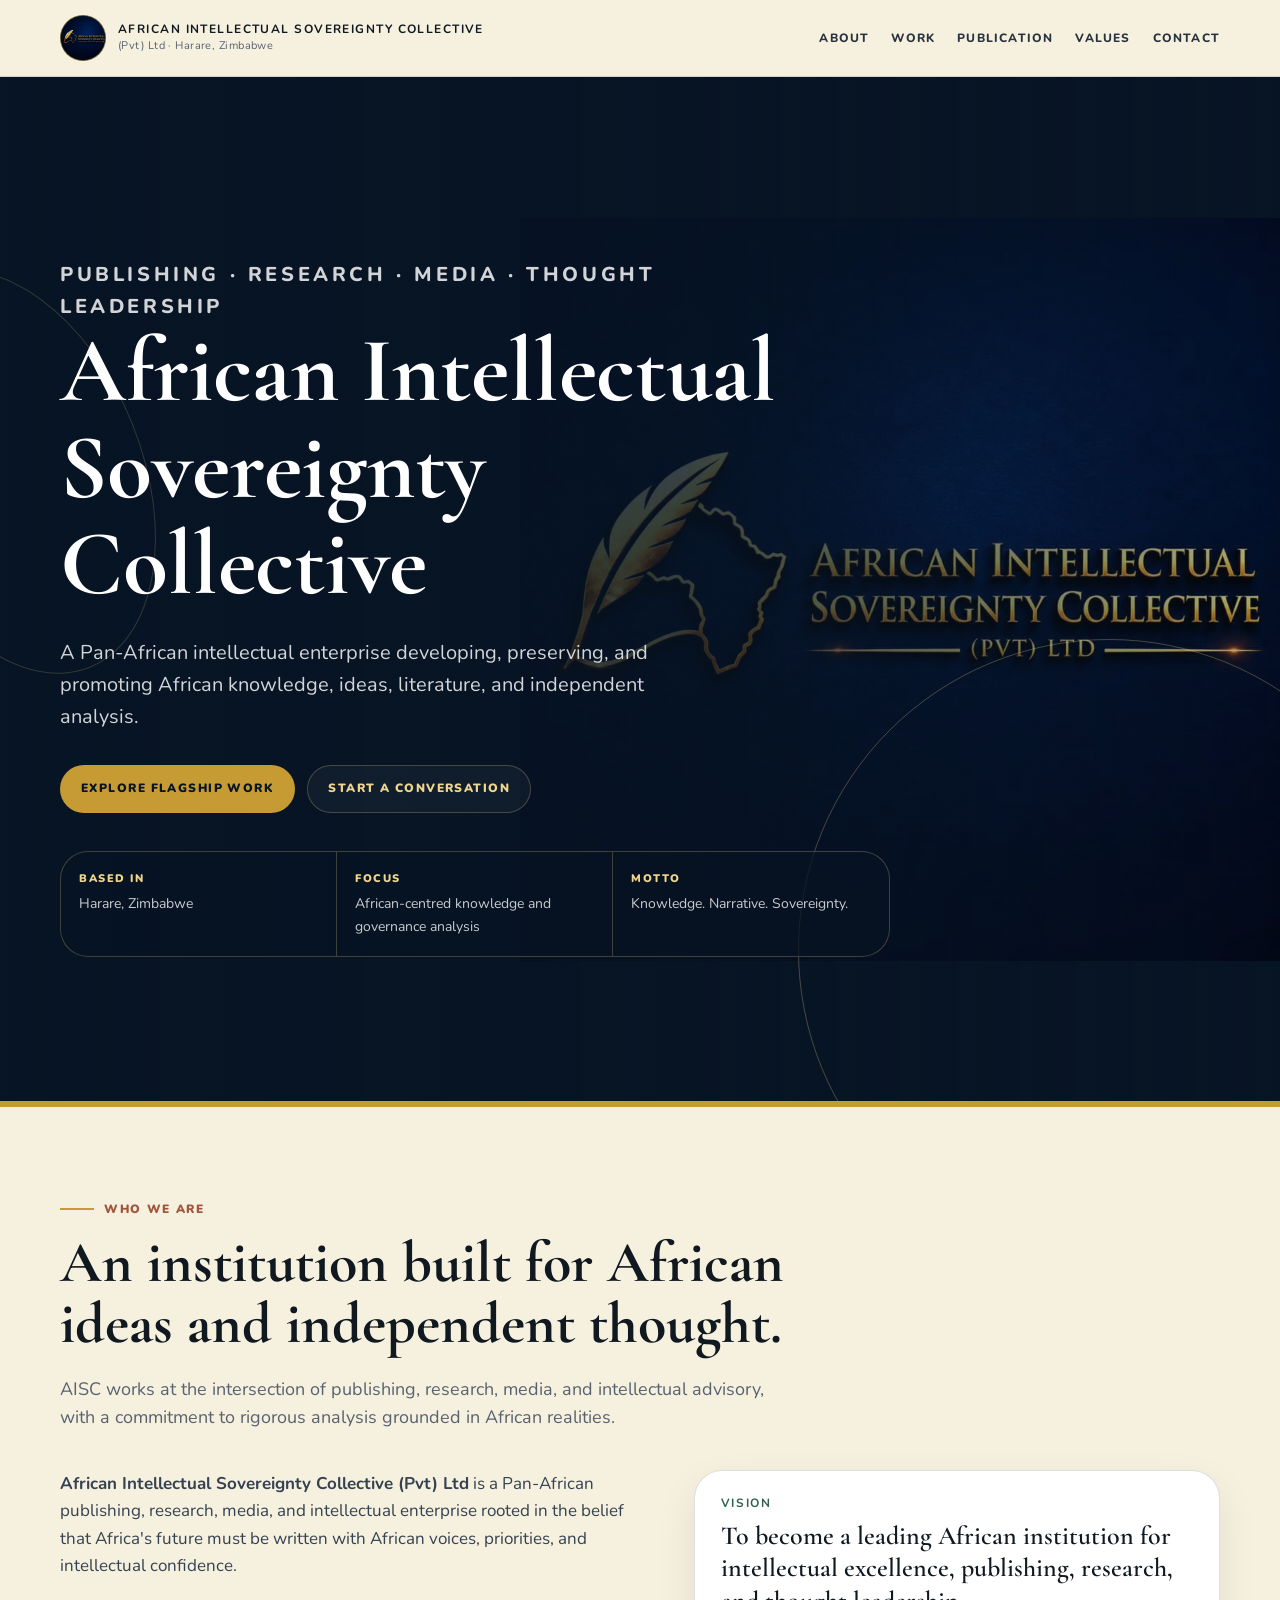
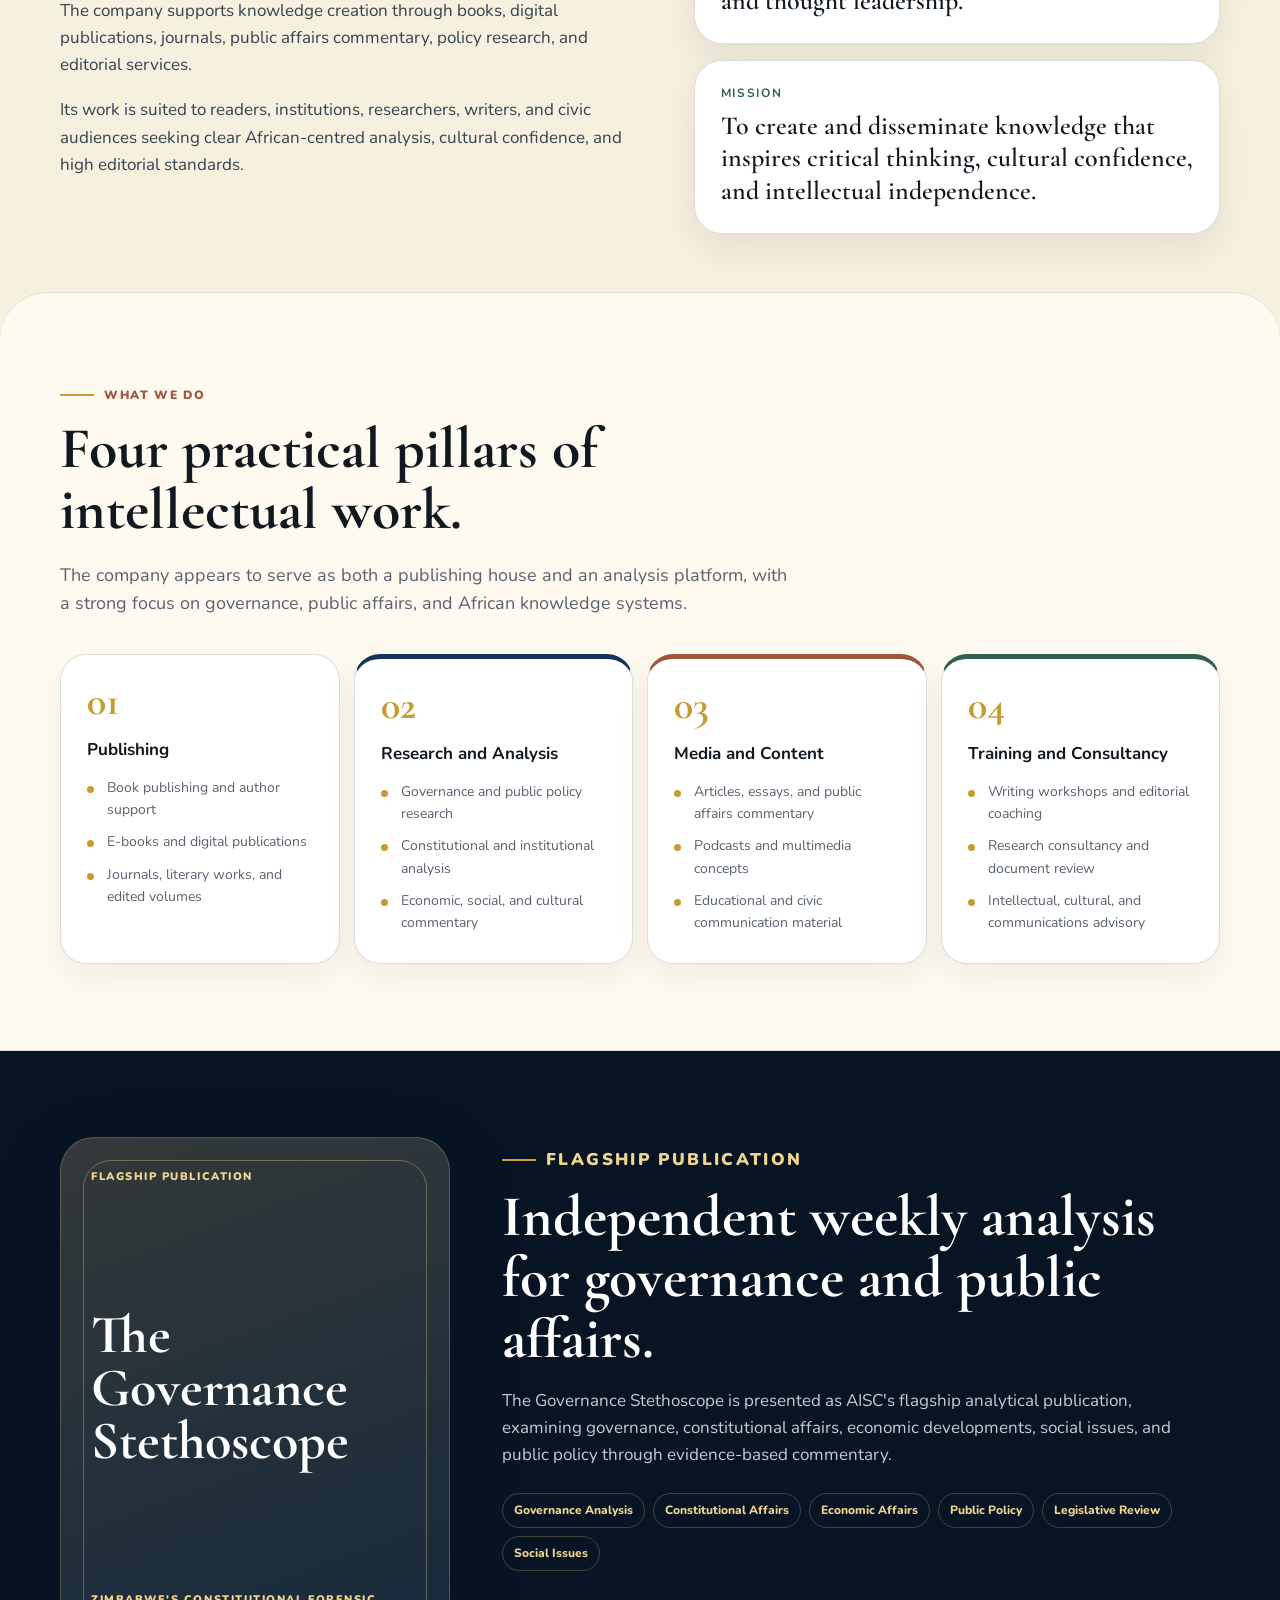
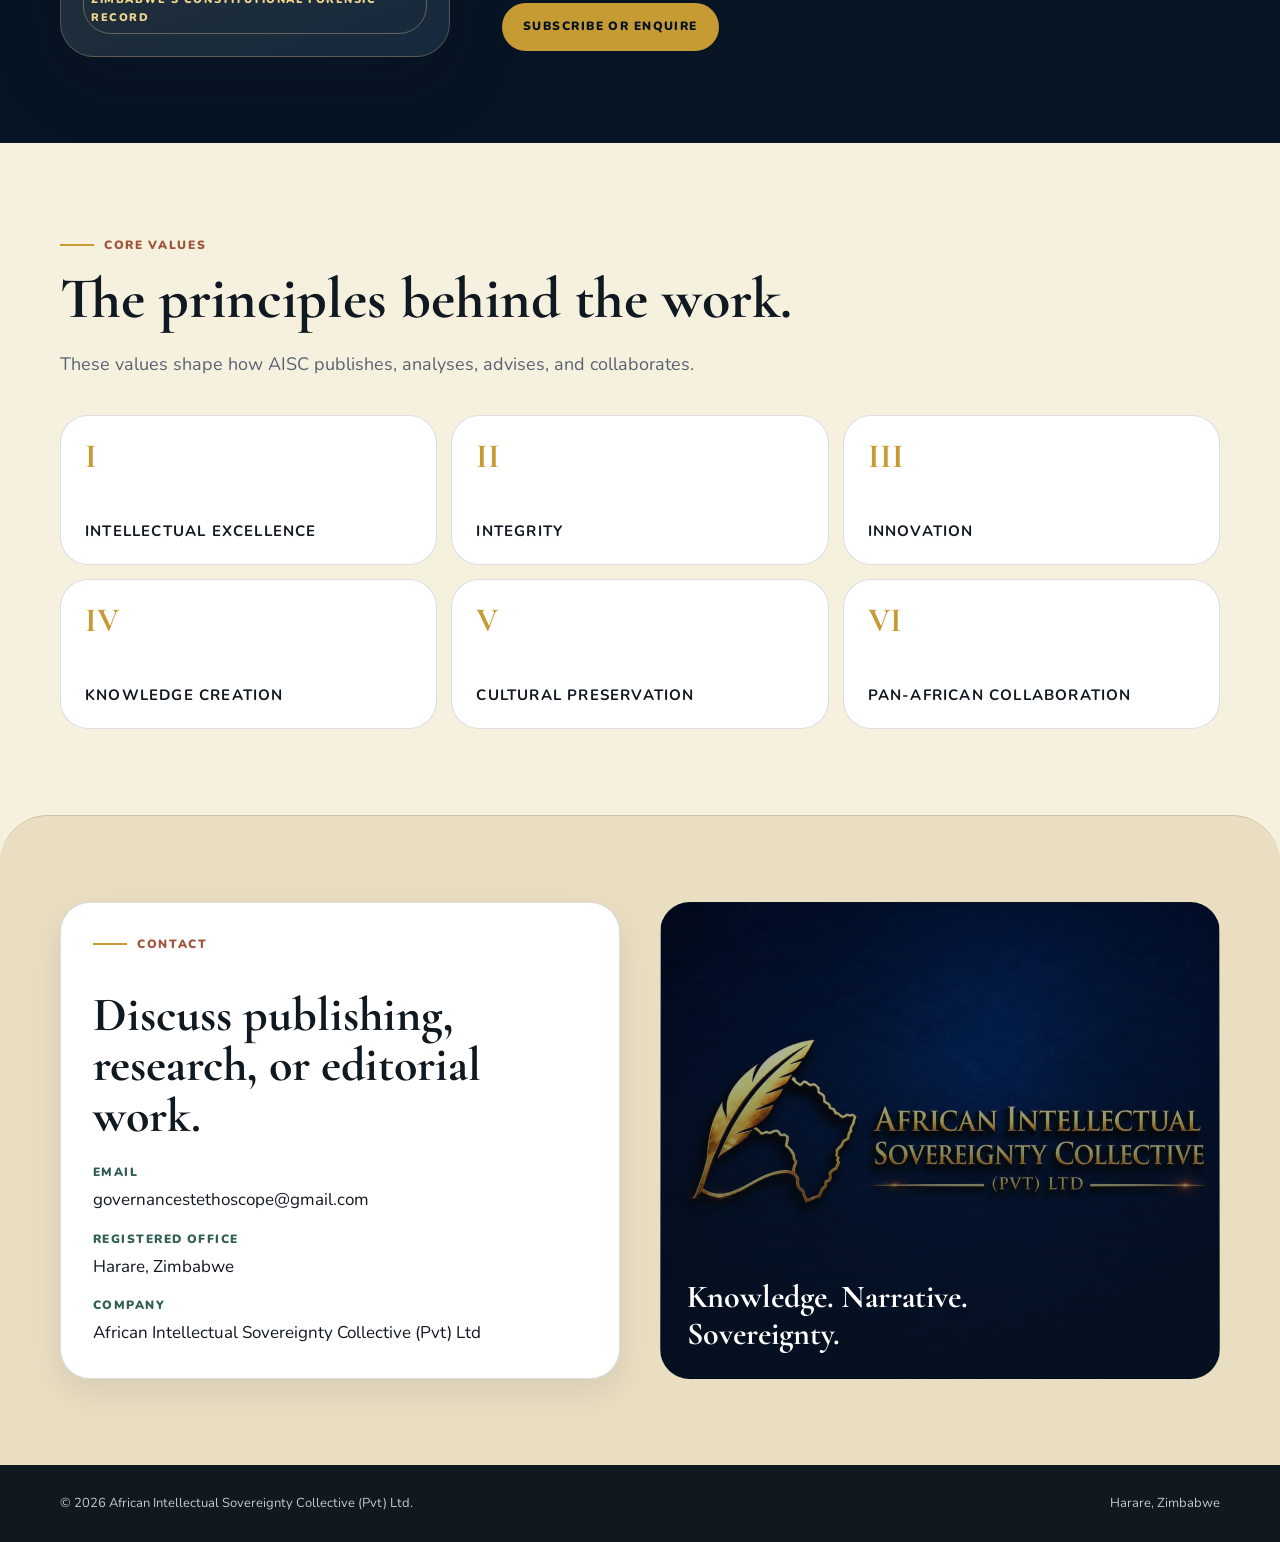
<file: collective.html>
<!DOCTYPE html>
<html lang="en">
<head>
  <meta charset="UTF-8" />
  <meta name="viewport" content="width=device-width, initial-scale=1.0" />
  <title>African Intellectual Sovereignty Collective (Pvt) Ltd</title>
  <meta name="description" content="African Intellectual Sovereignty Collective (Pvt) Ltd is a Pan-African publishing, research, media, and intellectual enterprise based in Harare, Zimbabwe." />
  <link rel="preconnect" href="https://fonts.googleapis.com" />
  <link rel="preconnect" href="https://fonts.gstatic.com" crossorigin />
  <link href="https://fonts.googleapis.com/css2?family=Cormorant+Garamond:wght@500;600;700&family=Nunito:wght@400;500;600;700;800&display=swap" rel="stylesheet" />
  <style>
    :root {
      --ink: #101820;
      --night: #071424;
      --blue: #12345b;
      --gold: #c79b34;
      --gold-soft: #f0d58d;
      --paper: #f6f0df;
      --white: #ffffff;
      --clay: #9f563c;
      --green: #315f52;
      --muted: #596270;
      --line: rgba(16, 24, 32, 0.14);
      --dark-line: rgba(240, 213, 141, 0.24);
      --shadow: 0 24px 70px rgba(16, 24, 32, 0.18);
    }

    * {
      box-sizing: border-box;
    }

    html {
      scroll-behavior: smooth;
    }

    body {
      margin: 0;
      font-family: "Nunito", Arial, sans-serif;
      color: var(--ink);
      background: var(--paper);
      line-height: 1.6;
    }

    a {
      color: inherit;
    }

    img {
      max-width: 100%;
      display: block;
    }

    .site-header {
      position: sticky;
      top: 0;
      z-index: 20;
      background: rgba(246, 240, 223, 0.93);
      backdrop-filter: blur(14px);
      border-bottom: 1px solid var(--line);
      transition: transform 0.28s ease, box-shadow 0.28s ease;
    }

    .site-header.is-hidden {
      transform: translateY(-100%);
    }

    .site-header.is-scrolled {
      box-shadow: 0 12px 30px rgba(16, 24, 32, 0.08);
    }

    .nav {
      width: min(1160px, calc(100% - 32px));
      margin: 0 auto;
      min-height: 76px;
      display: flex;
      align-items: center;
      justify-content: space-between;
      gap: 24px;
    }

    .brand {
      display: flex;
      align-items: center;
      gap: 12px;
      text-decoration: none;
      min-width: 0;
    }

    .brand-mark {
      width: 46px;
      height: 46px;
      object-fit: cover;
      border-radius: 50%;
      border: 1px solid rgba(199, 155, 52, 0.5);
      background: var(--night);
    }

    .brand-text {
      display: grid;
      gap: 1px;
      min-width: 0;
    }

    .brand-text strong {
      font-size: 12px;
      line-height: 1.2;
      letter-spacing: 0.12em;
      text-transform: uppercase;
    }

    .brand-text span {
      font-size: 11px;
      color: var(--muted);
      letter-spacing: 0.04em;
    }

    .nav-links {
      display: flex;
      align-items: center;
      gap: 22px;
      list-style: none;
      margin: 0;
      padding: 0;
    }

    .nav-links a {
      text-decoration: none;
      font-size: 12px;
      font-weight: 800;
      text-transform: uppercase;
      letter-spacing: 0.1em;
      color: #29333f;
    }

    .nav-links a:hover {
      color: var(--clay);
    }

    .hero {
      min-height: calc(100vh - 76px);
      background:
        linear-gradient(90deg, rgba(7, 20, 36, 0.96) 0%, rgba(7, 20, 36, 0.8) 54%, rgba(7, 20, 36, 0.3) 100%),
        url("assets/aisc-logo.jpeg") right center / min(64vw, 760px) auto no-repeat,
        var(--night);
      color: var(--white);
      display: grid;
      align-items: center;
      border-bottom: 6px solid var(--gold);
      position: relative;
      overflow: hidden;
    }

    .hero::before {
      content: "";
      position: absolute;
      right: -140px;
      bottom: -160px;
      width: min(54vw, 620px);
      height: min(54vw, 620px);
      border: 1px solid rgba(240, 213, 141, 0.28);
      border-radius: 50%;
      pointer-events: none;
    }

    .hero::after {
      content: "";
      position: absolute;
      left: -120px;
      top: 18%;
      width: 260px;
      height: 420px;
      border: 1px solid rgba(240, 213, 141, 0.18);
      border-radius: 50%;
      transform: rotate(-22deg);
      pointer-events: none;
    }

    .hero-inner {
      width: min(1160px, calc(100% - 32px));
      margin: 0 auto;
      padding: 72px 0 58px;
      display: grid;
      gap: 38px;
      position: relative;
      z-index: 1;
    }

    .hero-copy {
      width: min(720px, 100%);
    }

    .eyebrow {
      margin: 0 0 18px;
      color: var(--gold-soft);
      font-size: 12px;
      font-weight: 800;
      letter-spacing: 0.18em;
      text-transform: uppercase;
    }

    h1,
    h2,
    h3 {
      margin: 0;
      line-height: 1.05;
    }

    h1,
    h2 {
      font-family: "Cormorant Garamond", Georgia, serif;
    }

    h1 {
      font-size: clamp(44px, 8vw, 92px);
      font-weight: 700;
      max-width: 760px;
    }

    .hero-copy p {
      max-width: 650px;
      margin: 24px 0 0;
      color: rgba(255, 255, 255, 0.82);
      font-size: clamp(16px, 2vw, 20px);
    }

    .hero-actions {
      display: flex;
      flex-wrap: wrap;
      gap: 12px;
      margin-top: 32px;
    }

    .button {
      display: inline-flex;
      align-items: center;
      justify-content: center;
      min-height: 48px;
      padding: 0 20px;
      border-radius: 999px;
      font-size: 12px;
      font-weight: 900;
      letter-spacing: 0.12em;
      text-transform: uppercase;
      text-decoration: none;
      border: 1px solid transparent;
    }

    .button.primary {
      background: var(--gold);
      color: var(--night);
    }

    .button.secondary {
      color: var(--gold-soft);
      border-color: var(--dark-line);
      background: rgba(255, 255, 255, 0.04);
    }

    .hero-meta {
      display: grid;
      grid-template-columns: repeat(3, minmax(0, 1fr));
      border: 1px solid var(--dark-line);
      background: rgba(7, 20, 36, 0.74);
      border-radius: 28px;
      overflow: hidden;
      width: min(830px, 100%);
    }

    .hero-meta div {
      padding: 18px;
      border-right: 1px solid var(--dark-line);
    }

    .hero-meta div:last-child {
      border-right: 0;
    }

    .hero-meta span {
      display: block;
      color: var(--gold-soft);
      font-size: 11px;
      font-weight: 900;
      letter-spacing: 0.14em;
      text-transform: uppercase;
      margin-bottom: 6px;
    }

    .hero-meta p {
      margin: 0;
      color: rgba(255, 255, 255, 0.78);
      font-size: 14px;
    }

    section {
      padding: 86px 0;
    }

    .section-inner {
      width: min(1160px, calc(100% - 32px));
      margin: 0 auto;
    }

    .section-kicker {
      display: inline-flex;
      align-items: center;
      gap: 10px;
      margin: 0 0 14px;
      color: var(--clay);
      font-size: 12px;
      font-weight: 900;
      letter-spacing: 0.14em;
      text-transform: uppercase;
    }

    .section-kicker::before {
      content: "";
      width: 34px;
      height: 2px;
      background: var(--gold);
    }

    h2 {
      font-size: clamp(34px, 5vw, 58px);
      color: var(--ink);
      max-width: 760px;
    }

    .lead {
      max-width: 740px;
      color: var(--muted);
      font-size: 18px;
      margin: 20px 0 0;
    }

    .about-grid {
      display: grid;
      grid-template-columns: 1.05fr 0.95fr;
      gap: 52px;
      align-items: start;
      margin-top: 38px;
    }

    .about-copy {
      display: grid;
      gap: 18px;
      color: #354251;
      font-size: 17px;
    }

    .about-copy p {
      margin: 0;
    }

    .statement-stack {
      display: grid;
      gap: 16px;
    }

    .statement {
      padding: 26px;
      background: var(--white);
      border: 1px solid var(--line);
      border-radius: 28px;
      box-shadow: 0 16px 40px rgba(16, 24, 32, 0.08);
    }

    .statement h3 {
      font-size: 12px;
      letter-spacing: 0.14em;
      text-transform: uppercase;
      color: var(--green);
      margin-bottom: 10px;
    }

    .statement p {
      margin: 0;
      font-family: "Cormorant Garamond", Georgia, serif;
      font-size: 26px;
      line-height: 1.25;
      font-weight: 600;
    }

    .services {
      background: #fffaf0;
      border-top: 1px solid var(--line);
      border-bottom: 1px solid var(--line);
      border-radius: 48px 48px 0 0;
      margin-top: -28px;
    }

    .services-grid {
      margin-top: 36px;
      display: grid;
      grid-template-columns: repeat(4, minmax(0, 1fr));
      gap: 14px;
    }

    .service-card {
      background: var(--white);
      border: 1px solid var(--line);
      border-radius: 26px;
      padding: 26px;
      min-height: 310px;
      display: flex;
      flex-direction: column;
      box-shadow: 0 14px 34px rgba(16, 24, 32, 0.06);
    }

    .service-card:nth-child(2) {
      border-top: 5px solid var(--blue);
    }

    .service-card:nth-child(3) {
      border-top: 5px solid var(--clay);
    }

    .service-card:nth-child(4) {
      border-top: 5px solid var(--green);
    }

    .service-number {
      font-family: "Cormorant Garamond", Georgia, serif;
      color: var(--gold);
      font-size: 40px;
      font-weight: 700;
      line-height: 1;
      margin-bottom: 18px;
    }

    .service-card h3 {
      font-size: 17px;
      line-height: 1.25;
      margin-bottom: 16px;
    }

    .service-card ul {
      margin: 0;
      padding: 0;
      list-style: none;
      display: grid;
      gap: 10px;
      color: var(--muted);
      font-size: 14px;
    }

    .service-card li {
      display: grid;
      grid-template-columns: 12px 1fr;
      gap: 8px;
    }

    .service-card li::before {
      content: "";
      width: 7px;
      height: 7px;
      margin-top: 9px;
      border-radius: 50%;
      background: var(--gold);
    }

    .publication {
      background: var(--night);
      color: var(--white);
    }

    .publication h2,
    .publication .section-kicker {
      color: var(--white);
    }

    .publication .section-kicker {
      color: var(--gold-soft);
    }

    .publication-grid {
      display: grid;
      grid-template-columns: minmax(260px, 390px) 1fr;
      gap: 52px;
      align-items: center;
    }

    .pub-cover {
      aspect-ratio: 3 / 4;
      background:
        linear-gradient(160deg, rgba(199, 155, 52, 0.18), rgba(49, 95, 82, 0.1)),
        #13233a;
      border: 1px solid var(--dark-line);
      border-radius: 34px;
      box-shadow: var(--shadow);
      padding: 30px;
      display: flex;
      flex-direction: column;
      justify-content: space-between;
      position: relative;
      overflow: hidden;
    }

    .pub-cover::after {
      content: "";
      position: absolute;
      inset: 22px;
      border: 1px solid rgba(240, 213, 141, 0.34);
      border-radius: 28px;
      pointer-events: none;
    }

    .pub-label,
    .pub-footer {
      position: relative;
      z-index: 1;
      color: var(--gold-soft);
      font-size: 11px;
      font-weight: 900;
      letter-spacing: 0.14em;
      text-transform: uppercase;
    }

    .pub-title {
      position: relative;
      z-index: 1;
      font-family: "Cormorant Garamond", Georgia, serif;
      font-size: clamp(38px, 5vw, 54px);
      line-height: 0.98;
      font-weight: 700;
    }

    .publication p {
      color: rgba(255, 255, 255, 0.78);
      font-size: 17px;
      max-width: 700px;
    }

    .topics {
      display: flex;
      flex-wrap: wrap;
      gap: 8px;
      margin: 24px 0 0;
      padding: 0;
      list-style: none;
    }

    .topics li {
      border: 1px solid var(--dark-line);
      border-radius: 999px;
      color: var(--gold-soft);
      font-size: 12px;
      font-weight: 800;
      padding: 7px 11px;
    }

    .values-grid {
      margin-top: 36px;
      display: grid;
      grid-template-columns: repeat(3, minmax(0, 1fr));
      gap: 14px;
    }

    .value {
      min-height: 150px;
      padding: 24px;
      border: 1px solid var(--line);
      border-radius: 28px;
      background: var(--white);
      display: grid;
      align-content: space-between;
    }

    .value span {
      color: var(--gold);
      font-family: "Cormorant Garamond", Georgia, serif;
      font-size: 34px;
      font-weight: 700;
      line-height: 1;
    }

    .value h3 {
      font-size: 15px;
      letter-spacing: 0.08em;
      text-transform: uppercase;
    }

    .contact {
      background: #e9ddc2;
      border-top: 1px solid var(--line);
      border-radius: 48px 48px 0 0;
    }

    .contact-grid {
      display: grid;
      grid-template-columns: 1fr 1fr;
      gap: 40px;
      align-items: stretch;
    }

    .contact-panel {
      background: var(--white);
      border: 1px solid var(--line);
      border-radius: 30px;
      padding: 32px;
      display: grid;
      gap: 22px;
      box-shadow: 0 14px 34px rgba(16, 24, 32, 0.08);
    }

    .contact-panel h2 {
      font-size: clamp(32px, 4vw, 48px);
    }

    .contact-list {
      display: grid;
      gap: 16px;
    }

    .contact-item span {
      display: block;
      color: var(--green);
      font-size: 12px;
      font-weight: 900;
      letter-spacing: 0.12em;
      text-transform: uppercase;
      margin-bottom: 4px;
    }

    .contact-item p,
    .contact-item a {
      margin: 0;
      color: var(--ink);
      font-size: 17px;
      text-decoration: none;
      overflow-wrap: anywhere;
    }

    .contact-photo {
      min-height: 360px;
      border-radius: 30px;
      border: 1px solid rgba(7, 20, 36, 0.18);
      background:
        linear-gradient(180deg, rgba(7, 20, 36, 0.12), rgba(7, 20, 36, 0.74)),
        url("assets/aisc-logo.jpeg") center / cover no-repeat;
      display: flex;
      align-items: flex-end;
      padding: 26px;
      color: var(--white);
    }

    .contact-photo p {
      margin: 0;
      max-width: 420px;
      font-family: "Cormorant Garamond", Georgia, serif;
      font-size: 32px;
      line-height: 1.15;
      font-weight: 700;
    }

    footer {
      background: var(--ink);
      color: rgba(255, 255, 255, 0.76);
      padding: 28px 0;
    }

    .footer-inner {
      width: min(1160px, calc(100% - 32px));
      margin: 0 auto;
      display: flex;
      align-items: center;
      justify-content: space-between;
      gap: 18px;
      font-size: 13px;
    }

    @media (max-width: 960px) {
      .hero {
        background:
          linear-gradient(180deg, rgba(7, 20, 36, 0.92), rgba(7, 20, 36, 0.86)),
          url("assets/aisc-logo.jpeg") center 18% / 720px auto no-repeat,
          var(--night);
      }

      .nav-links {
        display: none;
      }

      .about-grid,
      .publication-grid,
      .contact-grid {
        grid-template-columns: 1fr;
      }

      .services-grid,
      .values-grid {
        grid-template-columns: repeat(2, minmax(0, 1fr));
      }
    }

    @media (max-width: 640px) {
      .nav {
        min-height: 68px;
      }

      .brand-mark {
        width: 40px;
        height: 40px;
      }

      .brand-text strong {
        font-size: 10px;
      }

      .brand-text span {
        display: none;
      }

      .hero-inner {
        padding: 58px 0 34px;
      }

      .hero-actions {
        width: 100%;
      }

      .button {
        width: 100%;
      }

      .hero-meta,
      .services-grid,
      .values-grid {
        grid-template-columns: 1fr;
      }

      .hero-meta div {
        border-right: 0;
        border-bottom: 1px solid var(--dark-line);
      }

      .hero-meta div:last-child {
        border-bottom: 0;
      }

      section {
        padding: 64px 0;
      }

      .service-card {
        min-height: 0;
      }

      .footer-inner {
        display: grid;
      }
    }
  </style>
</head>
<body>
  <header class="site-header">
    <nav class="nav" aria-label="Primary navigation">
      <a class="brand" href="#top" aria-label="African Intellectual Sovereignty Collective home">
        <img class="brand-mark" src="assets/aisc-logo.jpeg" alt="African Intellectual Sovereignty Collective logo" />
        <span class="brand-text">
          <strong>African Intellectual Sovereignty Collective</strong>
          <span>(Pvt) Ltd · Harare, Zimbabwe</span>
        </span>
      </a>
      <ul class="nav-links">
        <li><a href="#about">About</a></li>
        <li><a href="#services">Work</a></li>
        <li><a href="#publication">Publication</a></li>
        <li><a href="#values">Values</a></li>
        <li><a href="#contact">Contact</a></li>
      </ul>
    </nav>
  </header>

  <main id="top">
    <section class="hero" aria-labelledby="hero-title">
      <div class="hero-inner">
        <div class="hero-copy">
          <p class="eyebrow">Publishing · Research · Media · Thought Leadership</p>
          <h1 id="hero-title">African Intellectual Sovereignty Collective</h1>
          <p>A Pan-African intellectual enterprise developing, preserving, and promoting African knowledge, ideas, literature, and independent analysis.</p>
          <div class="hero-actions">
            <a class="button primary" href="#publication">Explore Flagship Work</a>
            <a class="button secondary" href="mailto:governancestethoscope@gmail.com">Start a Conversation</a>
          </div>
        </div>

        <div class="hero-meta" aria-label="Company summary">
          <div>
            <span>Based In</span>
            <p>Harare, Zimbabwe</p>
          </div>
          <div>
            <span>Focus</span>
            <p>African-centred knowledge and governance analysis</p>
          </div>
          <div>
            <span>Motto</span>
            <p>Knowledge. Narrative. Sovereignty.</p>
          </div>
        </div>
      </div>
    </section>

    <section id="about" aria-labelledby="about-title">
      <div class="section-inner">
        <p class="section-kicker">Who We Are</p>
        <h2 id="about-title">An institution built for African ideas and independent thought.</h2>
        <p class="lead">AISC works at the intersection of publishing, research, media, and intellectual advisory, with a commitment to rigorous analysis grounded in African realities.</p>

        <div class="about-grid">
          <div class="about-copy">
            <p><strong>African Intellectual Sovereignty Collective (Pvt) Ltd</strong> is a Pan-African publishing, research, media, and intellectual enterprise rooted in the belief that Africa's future must be written with African voices, priorities, and intellectual confidence.</p>
            <p>The company supports knowledge creation through books, digital publications, journals, public affairs commentary, policy research, and editorial services.</p>
            <p>Its work is suited to readers, institutions, researchers, writers, and civic audiences seeking clear African-centred analysis, cultural confidence, and high editorial standards.</p>
          </div>

          <div class="statement-stack">
            <article class="statement">
              <h3>Vision</h3>
              <p>To become a leading African institution for intellectual excellence, publishing, research, and thought leadership.</p>
            </article>
            <article class="statement">
              <h3>Mission</h3>
              <p>To create and disseminate knowledge that inspires critical thinking, cultural confidence, and intellectual independence.</p>
            </article>
          </div>
        </div>
      </div>
    </section>

    <section class="services" id="services" aria-labelledby="services-title">
      <div class="section-inner">
        <p class="section-kicker">What We Do</p>
        <h2 id="services-title">Four practical pillars of intellectual work.</h2>
        <p class="lead">The company appears to serve as both a publishing house and an analysis platform, with a strong focus on governance, public affairs, and African knowledge systems.</p>

        <div class="services-grid">
          <article class="service-card">
            <div class="service-number">01</div>
            <h3>Publishing</h3>
            <ul>
              <li>Book publishing and author support</li>
              <li>E-books and digital publications</li>
              <li>Journals, literary works, and edited volumes</li>
            </ul>
          </article>

          <article class="service-card">
            <div class="service-number">02</div>
            <h3>Research and Analysis</h3>
            <ul>
              <li>Governance and public policy research</li>
              <li>Constitutional and institutional analysis</li>
              <li>Economic, social, and cultural commentary</li>
            </ul>
          </article>

          <article class="service-card">
            <div class="service-number">03</div>
            <h3>Media and Content</h3>
            <ul>
              <li>Articles, essays, and public affairs commentary</li>
              <li>Podcasts and multimedia concepts</li>
              <li>Educational and civic communication material</li>
            </ul>
          </article>

          <article class="service-card">
            <div class="service-number">04</div>
            <h3>Training and Consultancy</h3>
            <ul>
              <li>Writing workshops and editorial coaching</li>
              <li>Research consultancy and document review</li>
              <li>Intellectual, cultural, and communications advisory</li>
            </ul>
          </article>
        </div>
      </div>
    </section>

    <section class="publication" id="publication" aria-labelledby="publication-title">
      <div class="section-inner publication-grid">
        <div class="pub-cover" aria-label="The Governance Stethoscope publication cover">
          <div class="pub-label">Flagship Publication</div>
          <div class="pub-title">The Governance Stethoscope</div>
          <div class="pub-footer">Zimbabwe's Constitutional Forensic Record</div>
        </div>

        <div>
          <p class="section-kicker">Flagship Publication</p>
          <h2 id="publication-title">Independent weekly analysis for governance and public affairs.</h2>
          <p>The Governance Stethoscope is presented as AISC's flagship analytical publication, examining governance, constitutional affairs, economic developments, social issues, and public policy through evidence-based commentary.</p>
          <ul class="topics">
            <li>Governance Analysis</li>
            <li>Constitutional Affairs</li>
            <li>Economic Affairs</li>
            <li>Public Policy</li>
            <li>Legislative Review</li>
            <li>Social Issues</li>
          </ul>
          <div class="hero-actions">
            <a class="button primary" href="mailto:governancestethoscope@gmail.com">Subscribe or Enquire</a>
          </div>
        </div>
      </div>
    </section>

    <section id="values" aria-labelledby="values-title">
      <div class="section-inner">
        <p class="section-kicker">Core Values</p>
        <h2 id="values-title">The principles behind the work.</h2>
        <p class="lead">These values shape how AISC publishes, analyses, advises, and collaborates.</p>

        <div class="values-grid">
          <article class="value">
            <span>I</span>
            <h3>Intellectual Excellence</h3>
          </article>
          <article class="value">
            <span>II</span>
            <h3>Integrity</h3>
          </article>
          <article class="value">
            <span>III</span>
            <h3>Innovation</h3>
          </article>
          <article class="value">
            <span>IV</span>
            <h3>Knowledge Creation</h3>
          </article>
          <article class="value">
            <span>V</span>
            <h3>Cultural Preservation</h3>
          </article>
          <article class="value">
            <span>VI</span>
            <h3>Pan-African Collaboration</h3>
          </article>
        </div>
      </div>
    </section>

    <section class="contact" id="contact" aria-labelledby="contact-title">
      <div class="section-inner contact-grid">
        <div class="contact-panel">
          <p class="section-kicker">Contact</p>
          <h2 id="contact-title">Discuss publishing, research, or editorial work.</h2>
          <div class="contact-list">
            <div class="contact-item">
              <span>Email</span>
              <a href="mailto:governancestethoscope@gmail.com">governancestethoscope@gmail.com</a>
            </div>
            <div class="contact-item">
              <span>Registered Office</span>
              <p>Harare, Zimbabwe</p>
            </div>
            <div class="contact-item">
              <span>Company</span>
              <p>African Intellectual Sovereignty Collective (Pvt) Ltd</p>
            </div>
          </div>
        </div>

        <div class="contact-photo" aria-label="African Intellectual Sovereignty Collective brand image">
          <p>Knowledge. Narrative. Sovereignty.</p>
        </div>
      </div>
    </section>
  </main>

  <footer>
    <div class="footer-inner">
      <span>© 2026 African Intellectual Sovereignty Collective (Pvt) Ltd.</span>
      <span>Harare, Zimbabwe</span>
    </div>
  </footer>
  <script>
    const siteHeader = document.querySelector(".site-header");
    let lastScrollY = window.scrollY;

    window.addEventListener("scroll", () => {
      const currentScrollY = window.scrollY;
      const scrollingDown = currentScrollY > lastScrollY;

      siteHeader.classList.toggle("is-scrolled", currentScrollY > 12);
      siteHeader.classList.toggle("is-hidden", scrollingDown && currentScrollY > 120);

      lastScrollY = currentScrollY;
    }, { passive: true });
  </script>
</body>
</html>
</file>
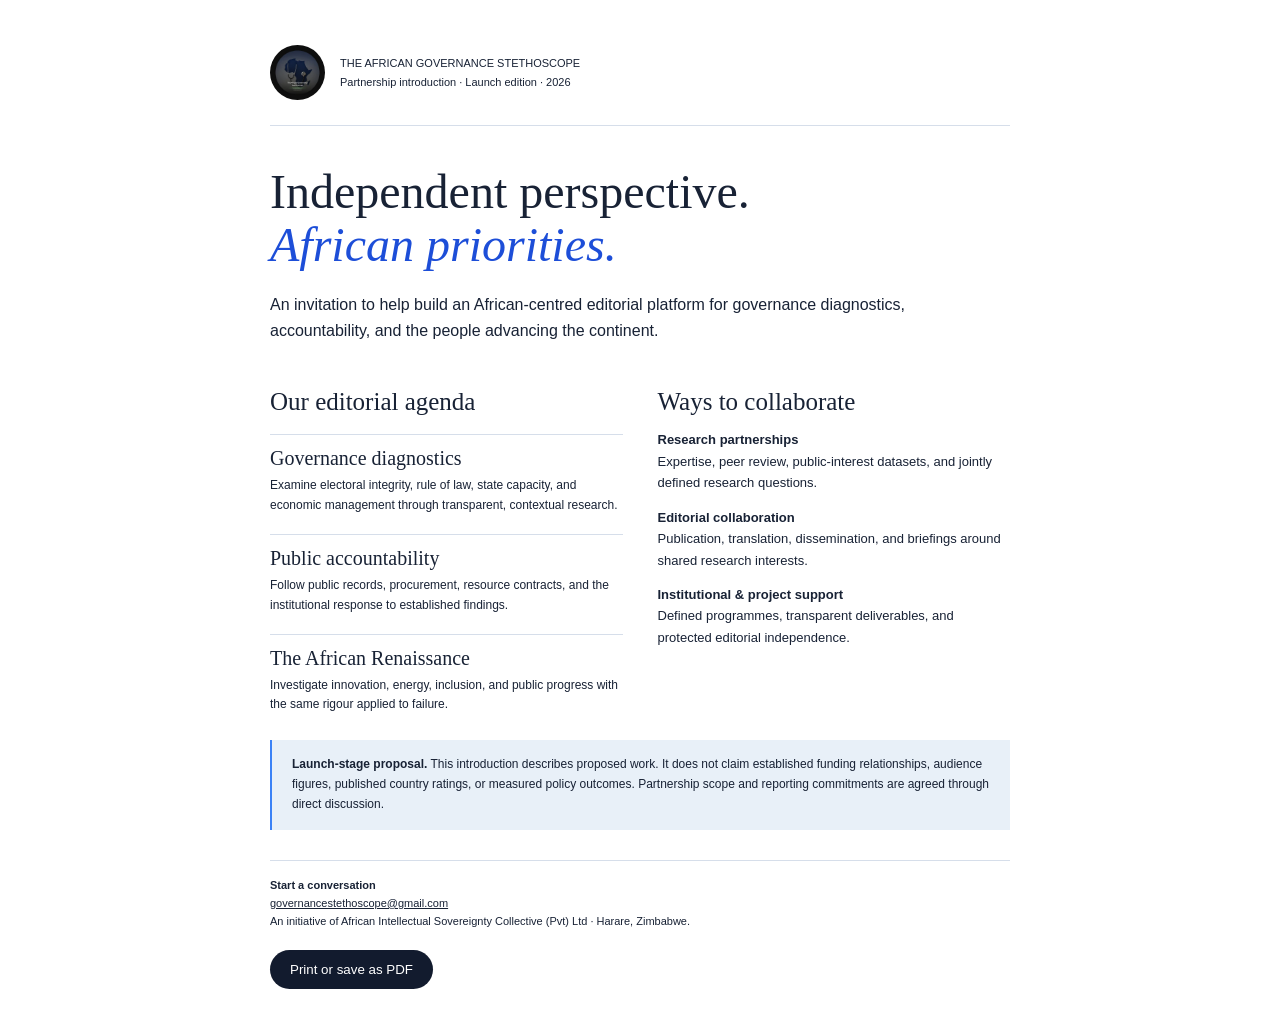
<file: partnership-brief.html>
<!doctype html><html lang="en"><head><meta charset="utf-8"><meta name="viewport" content="width=device-width,initial-scale=1"><title>Partnership Brief | The African Governance Stethoscope</title><style>*{box-sizing:border-box}body{margin:0;background:#fff;color:#182235;font-family:Arial,sans-serif;font-size:13px;line-height:1.65}.sheet{max-width:850px;margin:auto;padding:45px 55px}header{display:flex;align-items:center;gap:15px;border-bottom:1px solid #d6deea;padding-bottom:25px}header img{width:55px;border-radius:50%}header p{font-size:11px;margin:0}h1{font:48px/1.1 Georgia,serif;margin:40px 0 20px}h1 em{color:#1d4ed8}h2{font:25px Georgia,serif;margin:28px 0 12px}.kicker{font-size:10px;text-transform:uppercase;color:#1d4ed8}.lead{font-size:16px;max-width:650px}.columns{display:grid;grid-template-columns:1fr 1fr;gap:35px}.pillar{border-top:1px solid #d6deea;padding-top:12px;margin-top:18px}.pillar h3{font:20px Georgia,serif;margin:0 0 6px}.pillar p{margin:0;font-size:12px}.note{border-left:2px solid #3b82f6;background:#e8f0f8;padding:15px 20px;font-size:12px;margin-top:25px}footer{border-top:1px solid #d6deea;margin-top:30px;padding-top:15px;font-size:11px}a{color:inherit}button{border:0;border-radius:25px;background:#121b2e;color:white;padding:12px 20px;margin-top:20px;cursor:pointer}@media print{button{display:none}.sheet{padding:0}@page{size:A4;margin:18mm}}</style></head><body><div class="sheet"><header><img src="assets/stethoscope-logo.webp" alt="Publication logo"><p>THE AFRICAN GOVERNANCE STETHOSCOPE<br>Partnership introduction · Launch edition · 2026</p></header><h1>Independent perspective.<br><em>African priorities.</em></h1><p class="lead">An invitation to help build an African-centred editorial platform for governance diagnostics, accountability, and the people advancing the continent.</p><div class="columns"><section><h2>Our editorial agenda</h2><div class="pillar"><h3>Governance diagnostics</h3><p>Examine electoral integrity, rule of law, state capacity, and economic management through transparent, contextual research.</p></div><div class="pillar"><h3>Public accountability</h3><p>Follow public records, procurement, resource contracts, and the institutional response to established findings.</p></div><div class="pillar"><h3>The African Renaissance</h3><p>Investigate innovation, energy, inclusion, and public progress with the same rigour applied to failure.</p></div></section><section><h2>Ways to collaborate</h2><p><strong>Research partnerships</strong><br>Expertise, peer review, public-interest datasets, and jointly defined research questions.</p><p><strong>Editorial collaboration</strong><br>Publication, translation, dissemination, and briefings around shared research interests.</p><p><strong>Institutional & project support</strong><br>Defined programmes, transparent deliverables, and protected editorial independence.</p></section></div><div class="note"><strong>Launch-stage proposal.</strong> This introduction describes proposed work. It does not claim established funding relationships, audience figures, published country ratings, or measured policy outcomes. Partnership scope and reporting commitments are agreed through direct discussion.</div><footer><strong>Start a conversation</strong><br><a href="mailto:governancestethoscope@gmail.com">governancestethoscope@gmail.com</a><br>An initiative of African Intellectual Sovereignty Collective (Pvt) Ltd · Harare, Zimbabwe.</footer><button onclick="window.print()">Print or save as PDF</button></div></body></html>
</file>
<file: styles.css>
:root {
  --navy: #0b1120;
  --surface-dark: #121b2e;
  --deep: #0b1120;
  --link: #1d4ed8;
  --cyan: #06b6d4;
  --accent: #3b82f6;
  --ink: #182235;
  --muted: #526176;
  --paper: #f8fafc;
  --line: #d6deea;
  --serif: "Fraunces", Georgia, serif;
  --sans: "DM Sans", Arial, sans-serif;
}
* {
  box-sizing: border-box;
}
html {
  scroll-behavior: smooth;
  scroll-padding-top: 100px;
}
body {
  margin: 0;
  color: var(--ink);
  background: var(--paper);
  font-family: var(--sans);
  line-height: 1.6;
}
button,
input,
select {
  font: inherit;
}
a {
  color: inherit;
  text-decoration: none;
}
button {
  cursor: pointer;
  color: inherit;
}
button:focus-visible,
a:focus-visible,
input:focus-visible,
select:focus-visible {
  outline: 3px solid var(--link);
  outline-offset: 5px;
}
img,
svg {
  display: block;
  max-width: 100%;
}
h1,
h2,
h3,
p {
  margin: 0;
}
h1,
h2,
h3 {
  font-weight: 400;
  line-height: 1.12;
  letter-spacing: 0;
}
h1,
h2,
.serif {
  font-family: var(--serif);
}
em {
  font-weight: 400;
}
p {
  line-height: 1.75;
}
.wrap {
  width: min(1280px, calc(100% - 112px));
  margin-inline: auto;
}
.eyebrow {
  display: block;
  font-size: 11px;
  font-weight: 700;
  text-transform: uppercase;
  letter-spacing: 0;
  line-height: 1.5;
}
.section-label {
  display: flex;
  align-items: center;
  gap: 12px;
}
.section-label:before {
  content: "";
  width: 24px;
  height: 1px;
  background: currentColor;
}
.section-heading {
  display: flex;
  align-items: end;
  justify-content: space-between;
  gap: 32px;
  margin-bottom: 38px;
}
.section-heading h2 {
  font-size: 48px;
}
.text-link {
  display: inline-flex;
  align-items: center;
  gap: 24px;
  font-size: 13px;
  font-weight: 600;
  border-bottom: 1px solid;
  padding-block: 6px;
  transition: gap 0.2s;
}
.text-link:hover {
  gap: 32px;
}
.text-link span,
.button span {
  font-size: 19px;
}
.skip-link {
  position: fixed;
  top: -100px;
  left: 16px;
  z-index: 100;
  background: white;
  padding: 10px 18px;
}
.skip-link:focus {
  top: 10px;
}
.site-header {
  height: 94px;
  padding: 0 42px;
  display: flex;
  align-items: center;
  gap: 30px;
  justify-content: space-between;
  position: sticky;
  top: 0;
  z-index: 30;
  background: rgba(250, 250, 246, 0.97);
  border-bottom: 1px solid var(--line);
  transition: transform 0.28s;
}
.site-header.is-hidden:not(:focus-within) {
  transform: translateY(-100%);
}
.brand {
  display: flex;
  gap: 11px;
  align-items: center;
  flex-shrink: 0;
}
.brand img {
  border-radius: 50%;
  width: 46px;
  height: 46px;
}
.brand > span {
  font-family: var(--serif);
  font-size: 13px;
  line-height: 1.35;
}
.brand strong {
  font-size: 23px;
  font-weight: 500;
}
.brand-dot {
  color: var(--accent);
}
nav {
  display: flex;
  gap: 25px;
}
nav a {
  font-size: 12px;
  white-space: nowrap;
  position: relative;
}
nav a:after {
  content: "";
  position: absolute;
  bottom: -8px;
  left: 0;
  right: 100%;
  height: 1px;
  background: var(--link);
  transition: right 0.2s;
}
nav a:hover:after,
nav a[aria-current="page"]:after {
  right: 0;
}
.nav-partner {
  border: 1px solid var(--line);
  padding: 10px 17px;
  border-radius: 30px;
  font-size: 12px;
  white-space: nowrap;
}
.nav-partner span {
  margin-left: 18px;
}
.menu-toggle {
  display: none;
  width: 44px;
  height: 44px;
  border: 1px solid var(--line);
  border-radius: 50%;
  background: none;
  padding: 12px;
}
.menu-toggle span {
  display: block;
  height: 1px;
  background: var(--ink);
  margin: 5px 0;
}
.hero {
  position: relative;
  background: var(--navy);
  color: #fff;
  overflow: hidden;
  isolation: isolate;
  min-height: 660px;
}
.hero-map {
  position: absolute;
  right: 2%;
  top: 28px;
  width: 58%;
  height: calc(100% - 130px);
  max-height: 650px;
  opacity: 0.8;
  z-index: -1;
}
.hero-map:after {
  content: none;
}
.hero-map svg {
  width: 100%;
  height: 100%;
  overflow: visible;
}
.country-shape {
  fill: #496480;
  stroke: var(--navy);
  stroke-width: 1;
  transition: fill 0.25s;
}
.hero-map .country-shape:hover,
.hero-map .country-shape.is-active {
  fill: var(--cyan);
}
.hero:after {
  content: "";
  position: absolute;
  bottom: -70px;
  left: -5%;
  width: 110%;
  height: 100px;
  background: var(--paper);
  border-radius: 50% 50% 0 0;
  pointer-events: none;
}
.hero-inner {
  padding-top: 54px;
  padding-bottom: 70px;
}
.hero-topline {
  display: flex;
  justify-content: space-between;
  color: #b3c4d9;
  margin-bottom: 29px;
  font-size: 11px;
}
.edition-note {
  display: flex;
  align-items: center;
  gap: 9px;
}
.edition-note:before {
  content: "";
  width: 6px;
  height: 6px;
  background: var(--cyan);
  border-radius: 50%;
}
.hero h1 {
  font-size: 70px;
  line-height: 1.04;
  max-width: 700px;
  font-weight: 400;
  pointer-events: none;
}
.hero h1 em {
  color: var(--cyan);
}
.hero-description {
  margin-top: 23px;
  max-width: 410px;
  font-size: 15px;
  color: #c3d1e3;
}
.hero-bottom {
  display: flex;
  align-items: end;
  justify-content: space-between;
  gap: 40px;
  margin-top: 30px;
}
.button {
  border: 1px solid transparent;
  border-radius: 40px;
  padding: 13px 23px;
  display: inline-flex;
  justify-content: space-between;
  align-items: center;
  gap: 34px;
  font-size: 13px;
  font-weight: 500;
  line-height: 1.5;
  background: var(--cyan);
  color: var(--deep);
  transition:
    background 0.2s,
    transform 0.2s;
}
.button:hover {
  background: #67dcf0;
  transform: translateY(-2px);
}
.button.dark {
  background: var(--navy);
  color: white;
}
.button.dark:hover {
  background: var(--link);
}
.button.outline {
  background: transparent;
  border-color: #70869e;
  color: #fff;
}
.button.outline:hover {
  background: #ffffff0d;
}
.country-console {
  width: 310px;
  border-top: 1px solid #70859d;
  padding-top: 13px;
  flex-shrink: 0;
}
.country-console .eyebrow {
  color: var(--cyan);
  margin-bottom: 5px;
}
.country-selector {
  background: none;
  border: 0;
  color: white;
  font-family: var(--serif);
  font-size: 28px;
  width: 100%;
  padding: 0 0 5px;
}
.country-selector option {
  background: var(--navy);
  font-family: var(--sans);
  font-size: 16px;
}
.country-description {
  font-size: 12px;
  color: #cad8e8;
  min-height: 42px;
  margin-bottom: 8px;
}
.country-console .text-link {
  font-size: 12px;
}
.hero-scroll {
  margin-top: 30px;
  font-size: 10px;
  color: #b3c4d9;
  display: flex;
  align-items: center;
  gap: 14px;
}
.hero-scroll:before {
  content: "";
  height: 26px;
  width: 1px;
  background: var(--cyan);
}
.editor-note {
  display: flex;
  gap: 28px;
  align-items: center;
  padding-block: 30px;
  border-bottom: 1px solid var(--line);
}
.editor-note .eyebrow {
  flex-shrink: 0;
  color: var(--link);
}
.editor-note p {
  font-size: 13px;
  color: var(--muted);
  max-width: 820px;
}
.journal {
  padding-block: 76px;
}
.journal .section-label {
  margin-bottom: 19px;
  color: var(--muted);
}
.journal-grid {
  display: grid;
  grid-template-columns: 1.45fr 1fr;
  gap: 60px;
}
.lead-story {
  display: block;
}
.story-art {
  height: 290px;
  position: relative;
  background: #e3edf7;
  overflow: hidden;
  display: grid;
  place-items: center;
  border-radius: 80px 8px 8px 8px;
}
.story-art img {
  height: 112%;
  width: 100%;
  object-fit: contain;
  opacity: 0.75;
  transform: rotate(-8deg);
  transition: transform 0.7s;
}
.lead-story:hover .story-art img {
  transform: rotate(0deg) scale(1.04);
}
.art-caption {
  position: absolute;
  bottom: 22px;
  left: 28px;
  font-size: 11px;
  text-transform: uppercase;
  max-width: 160px;
  line-height: 1.4;
}
.art-number {
  position: absolute;
  right: 23px;
  top: 10px;
  font-family: var(--serif);
  font-size: 110px;
  color: #1d4ed8;
  line-height: 1;
}
.tagline {
  display: flex;
  align-items: center;
  justify-content: space-between;
  gap: 16px;
  margin-top: 20px;
  font-size: 10px;
  text-transform: uppercase;
  color: var(--muted);
}
.tag {
  color: var(--link);
  font-weight: 700;
}
.draft-label {
  font-size: 10px;
  color: var(--muted);
  border-bottom: 1px dotted #8d9cb0;
}
.lead-story h3 {
  font-family: var(--serif);
  font-size: 34px;
  margin-top: 12px;
  max-width: 620px;
}
.lead-story > p {
  font-size: 14px;
  margin-top: 15px;
  color: var(--muted);
  max-width: 560px;
}
.story-meta {
  font-size: 11px;
  color: var(--muted);
  margin-top: 19px;
  display: flex;
  gap: 20px;
}
.side-story {
  display: block;
  border-top: 1px solid var(--line);
  padding: 23px 0;
}
.side-story .tagline {
  margin-top: 0;
}
.side-story h3 {
  font-family: var(--serif);
  font-size: 24px;
  margin-top: 11px;
}
.side-story p {
  font-size: 13px;
  color: var(--muted);
  margin-top: 10px;
}
.side-story .story-meta {
  margin-top: 13px;
}
.side-story:hover h3,
.lead-story:hover h3 {
  color: var(--link);
}
.perspective {
  background: var(--navy);
  color: white;
  padding-block: 70px;
  position: relative;
  overflow: hidden;
}
.perspective-inner {
  display: grid;
  grid-template-columns: 1fr 1.25fr;
  gap: 100px;
}
.perspective h2 {
  font-size: 48px;
  margin-top: 25px;
}
.perspective h2 em {
  color: var(--cyan);
}
.perspective-intro {
  font-size: 14px;
  color: #c1d0e3;
  margin: 22px 0 30px;
  max-width: 370px;
}
.pillar {
  display: grid;
  grid-template-columns: 40px 1fr;
  gap: 22px;
  border-top: 1px solid #374c65;
  padding-block: 25px;
}
.pillar-num {
  font-family: var(--serif);
  font-size: 25px;
  color: var(--cyan);
}
.pillar h3 {
  font-family: var(--serif);
  font-size: 26px;
}
.pillar p {
  font-size: 13px;
  color: #c0cfe1;
  margin: 10px 0;
}
.pillar a {
  font-size: 12px;
  color: var(--cyan);
}
.renaissance {
  padding-block: 80px;
}
.renaissance-layout {
  display: grid;
  grid-template-columns: 1fr 1.05fr;
  gap: 90px;
  align-items: center;
}
.renaissance-visual {
  aspect-ratio: 1.1;
  position: relative;
  background: #e0edf7;
  overflow: hidden;
  border-radius: 50% 50% 8px 8px;
}
.renaissance-visual img {
  width: 100%;
  height: 100%;
  object-fit: contain;
  opacity: 0.7;
  padding: 20px;
  transform: rotate(9deg);
}
.renaissance-visual .visual-type {
  position: absolute;
  inset: 0;
  display: flex;
  flex-direction: column;
  justify-content: center;
  align-items: center;
  font-family: var(--serif);
  font-size: 72px;
  line-height: 0.95;
  color: var(--navy);
}
.visual-type em {
  color: #1d4ed8;
}
.renaissance-copy h2 {
  font-size: 48px;
  margin: 23px 0;
}
.renaissance-copy > p {
  font-size: 15px;
  color: var(--muted);
  margin-bottom: 22px;
}
.topic-line {
  display: flex;
  flex-wrap: wrap;
  gap: 8px 20px;
  border-block: 1px solid var(--line);
  padding: 15px 0;
  margin-bottom: 25px;
  font-size: 11px;
  color: var(--link);
}
.method-strip {
  border-block: 1px solid var(--line);
  padding-block: 40px;
}
.method-strip-inner {
  display: grid;
  grid-template-columns: 1fr 1.3fr;
  gap: 60px;
  align-items: center;
}
.method-strip h2 {
  font-size: 34px;
  margin-top: 12px;
}
.method-strip p {
  font-size: 14px;
  color: var(--muted);
  margin-bottom: 14px;
}
.pulse {
  background: #e8f1f8;
  padding-block: 66px;
}
.pulse-inner {
  display: grid;
  grid-template-columns: 1.15fr 1fr;
  gap: 100px;
  align-items: center;
}
.pulse h2 {
  font-size: 48px;
  margin: 14px 0;
}
.pulse p {
  color: var(--muted);
  font-size: 14px;
}
.pulse-form label {
  display: block;
  font-size: 12px;
  margin-bottom: 10px;
}
.email-row {
  display: flex;
  border-bottom: 1px solid #72859c;
  padding-bottom: 9px;
  gap: 10px;
}
.email-row input {
  flex: 1;
  width: 0;
  min-width: 0;
  border: 0;
  background: none;
  font-size: 17px;
}
.email-row button {
  border: 0;
  border-radius: 40px;
  background: var(--navy);
  color: #fff;
  width: 46px;
  height: 46px;
  font-size: 25px;
}
.form-note {
  font-size: 11px !important;
  margin-top: 13px;
}
.form-status {
  font-size: 12px;
  min-height: 24px;
  padding-top: 12px;
}
.partnership-band {
  padding-block: 70px;
}
.partnership-band .wrap {
  display: flex;
  align-items: center;
  justify-content: space-between;
  gap: 40px;
}
.partnership-band h2 {
  font-size: 40px;
  max-width: 680px;
}
.partnership-band .eyebrow {
  color: var(--link);
  margin-bottom: 18px;
}
footer {
  background: var(--deep);
  color: #f1f5f9;
  padding-top: 65px;
}
.footer-top {
  display: grid;
  grid-template-columns: 1.3fr 1fr 1fr;
  gap: 60px;
  padding-bottom: 55px;
}
.footer-title {
  font-family: var(--serif);
  font-size: 37px;
  line-height: 1.15;
  display: block;
}
.footer-title em {
  color: var(--cyan);
}
.footer-top p {
  font-size: 11px;
  color: #b0bfd2;
  margin-top: 23px;
  max-width: 340px;
}
.footer-links {
  display: flex;
  align-items: start;
  flex-direction: column;
  gap: 13px;
  font-size: 12px;
}
.footer-links .eyebrow {
  color: #acbfd8;
  margin-bottom: 12px;
}
.footer-bottom {
  border-top: 1px solid #30445f;
  padding-block: 23px;
  display: flex;
  justify-content: space-between;
  gap: 20px;
  font-size: 10px;
  color: #b0bfd2;
}
.page-head {
  padding-block: 65px 35px;
}
.page-head .eyebrow {
  color: var(--link);
  margin-bottom: 24px;
}
.page-head h1 {
  font-size: 64px;
  max-width: 900px;
}
.page-head p {
  font-size: 17px;
  max-width: 660px;
  color: var(--muted);
  margin-top: 23px;
}
.room-controls {
  display: flex;
  align-items: center;
  gap: 25px;
  justify-content: space-between;
  padding-block: 24px;
  border-block: 1px solid var(--line);
  margin-bottom: 30px;
}
.filters {
  display: flex;
  flex-wrap: wrap;
  gap: 6px;
}
.filter {
  padding: 10px 15px;
  border: 1px solid transparent;
  border-radius: 30px;
  background: none;
  font-size: 12px;
}
.filter[aria-pressed="true"] {
  background: var(--navy);
  color: white;
}
.search-wrap {
  display: flex;
  align-items: center;
  gap: 8px;
  font-size: 12px;
  color: var(--muted);
}
.search-wrap input {
  background: none;
  border: 0;
  border-bottom: 1px solid #8193aa;
  padding: 9px 0;
  width: 180px;
}
.reading-list {
  padding-bottom: 70px;
}
.reading-row {
  display: grid;
  grid-template-columns: 70px 1fr 150px;
  gap: 25px;
  border-bottom: 1px solid var(--line);
  padding: 30px 0;
  align-items: start;
}
.reading-num {
  font-family: var(--serif);
  font-size: 34px;
  color: #6b7f9c;
}
.reading-row h2 {
  font-size: 29px;
  margin-block: 9px;
}
.reading-row p {
  font-size: 14px;
  color: var(--muted);
  max-width: 700px;
}
.reading-side {
  text-align: right;
  font-size: 11px;
  color: var(--muted);
  padding-top: 5px;
}
.reading-side a {
  display: block;
  margin-top: 20px;
  color: var(--link);
  font-size: 13px;
}
.empty-state {
  padding: 60px 0;
  font-family: var(--serif);
  font-size: 25px;
}
.notice {
  font-size: 13px;
  color: #344f70;
  background: #e8f0f8;
  border-left: 2px solid var(--cyan);
  padding: 18px 22px;
  margin-block: 28px;
}
.article {
  max-width: 760px;
  margin: auto;
  padding: 55px 28px 80px;
}
.article h1 {
  font-size: 49px;
  margin: 25px 0;
}
.article .standfirst {
  font-size: 20px;
  color: var(--muted);
  font-family: var(--serif);
  line-height: 1.5;
  margin-bottom: 25px;
}
.article h2 {
  font-size: 30px;
  margin: 38px 0 18px;
}
.article p {
  font-size: 16px;
  margin-block: 16px;
}
.article ul {
  padding-left: 20px;
  line-height: 1.8;
  font-size: 15px;
}
.article blockquote {
  font-family: var(--serif);
  font-size: 29px;
  line-height: 1.35;
  color: var(--link);
  border-left: 2px solid var(--cyan);
  margin: 32px 0;
  padding-left: 27px;
}
.article-toolbar {
  display: flex;
  align-items: center;
  justify-content: space-between;
  gap: 15px;
}
.share-button {
  background: none;
  border: 1px solid var(--line);
  border-radius: 30px;
  padding: 8px 18px;
  font-size: 12px;
}
.research-list {
  margin-block: 35px 70px;
}
.research-item {
  border-top: 1px solid var(--line);
  display: grid;
  grid-template-columns: 50px 1fr 1fr;
  gap: 30px;
  padding-block: 27px;
}
.research-item h2 {
  font-size: 27px;
}
.research-item p {
  font-size: 14px;
  color: var(--muted);
}
.research-item .serif {
  font-size: 26px;
  color: var(--link);
}
.methodology-grid {
  display: grid;
  grid-template-columns: 1fr 1fr;
  gap: 0 70px;
  margin-block: 35px 65px;
}
.methodology-grid section {
  padding-block: 30px;
  border-top: 1px solid var(--line);
}
.methodology-grid h2 {
  font-size: 29px;
  margin-bottom: 16px;
}
.methodology-grid p {
  font-size: 14px;
  color: var(--muted);
}
.sources {
  margin-block: 35px 65px;
  border-top: 1px solid var(--line);
}
.sources a {
  padding: 18px 0;
  display: flex;
  justify-content: space-between;
  gap: 20px;
  border-bottom: 1px solid var(--line);
  font-size: 14px;
}
.partner-layout {
  display: grid;
  grid-template-columns: 1fr 1fr;
  gap: 80px;
  padding-bottom: 70px;
  align-items: start;
}
.partner-layout img {
  width: 100%;
  border: 1px solid var(--line);
}
.partner-layout h2 {
  font-size: 34px;
  margin-block: 28px 15px;
}
.partner-layout p {
  font-size: 14px;
  color: var(--muted);
}
.partner-layout .button {
  margin-top: 24px;
}
.partner-option {
  padding: 20px 0;
  border-bottom: 1px solid var(--line);
}
.partner-option h3 {
  font-family: var(--serif);
  font-size: 23px;
  margin-bottom: 10px;
}
.download-caption {
  font-size: 11px !important;
  margin: 12px 0 20px;
}
.contact-block {
  margin-top: 25px;
  border-top: 1px solid var(--line);
  padding-top: 25px;
}
.contact-block a {
  overflow-wrap: anywhere;
  font-size: 14px;
}
dialog {
  border: 1px solid var(--line);
  border-radius: 8px;
  padding: 30px;
  width: min(500px, calc(100% - 32px));
  color: var(--ink);
  background: var(--paper);
}
dialog::backdrop {
  background: #0b1120aa;
}
.dialog-top {
  display: flex;
  justify-content: space-between;
  align-items: start;
  gap: 20px;
}
.dialog-top h2 {
  font-size: 29px;
}
.close-dialog {
  border: 0;
  background: none;
  font-size: 30px;
}
.dialog-top + p {
  font-size: 14px;
  color: var(--muted);
  margin-top: 20px;
}
dialog label {
  display: block;
  font-size: 12px;
  margin-top: 20px;
}
dialog input {
  width: 100%;
  padding: 12px;
  border: 1px solid var(--line);
  margin: 10px 0 20px;
}
#share-status {
  font-size: 12px;
  margin-top: 10px;
}
.noscript {
  padding: 50px;
  background: white;
}
.reveal {
  animation: arrive 0.7s ease both;
}
@keyframes arrive {
  from {
    opacity: 0;
    transform: translateY(16px);
  }
  to {
    opacity: 1;
    transform: none;
  }
}
main:focus {
  outline: none;
}
img {
  height: auto;
}
.partner-layout img {
  height: auto;
}
.hero-inner {
  pointer-events: none;
}
.hero-inner a,
.country-console {
  pointer-events: auto;
}
.hero-map .country-shape:not(.has-perspective):hover {
  fill: #496480;
}
.hero-map .has-perspective {
  cursor: pointer;
}
.button:not(.dark):not(.outline) {
  background: var(--accent);
  color: var(--deep);
}
.button:not(.dark):not(.outline):hover {
  background: #70a5ff;
}
.country-console {
  max-width: 100%;
}
.country-selector {
  min-height: 44px;
}
.country-selector:has(
  option:checked[value="Democratic Republic of the Congo"]
) {
  font-size: 23px;
}
nav a {
  min-height: 44px;
  display: inline-flex;
  align-items: center;
}
.filter {
  min-height: 44px;
}
.text-link,
.share-button {
  min-height: 44px;
}
.close-dialog {
  min-width: 44px;
  min-height: 44px;
}
.footer-links a {
  min-height: 32px;
  display: inline-flex;
  align-items: center;
}
.footer-links a:hover,
.footer-bottom a:hover {
  text-decoration: underline;
}
.hero-description,
.renaissance-copy > p,
.lead-story > p {
  font-size: 16px;
}
.side-story p,
.pillar p,
.perspective-intro {
  font-size: 14px;
}
.hero-topline,
.eyebrow {
  font-size: 12px;
}
.draft-label,
.tagline,
.story-meta {
  font-size: 12px;
}
.catalogue {
  background: #fff;
  padding-block: 64px;
  border-top: 1px solid var(--line);
}
.catalogue .section-label {
  color: var(--link);
  margin-bottom: 16px;
}
.catalogue h2 {
  font-size: 43px;
  max-width: 700px;
}
.catalogue-controls {
  display: flex;
  align-items: center;
  gap: 8px;
  flex-shrink: 0;
}
.catalogue-count {
  font-size: 12px;
  font-variant-numeric: tabular-nums;
  margin-right: 14px;
  color: var(--muted);
  min-width: 52px;
}
.icon-button {
  display: grid;
  place-items: center;
  width: 44px;
  height: 44px;
  padding: 0;
  border: 1px solid #8799b1;
  border-radius: 50%;
  background: transparent;
  transition:
    background 0.2s,
    border-color 0.2s;
}
.icon-button img,
.catalogue-read img {
  width: 18px;
  height: 18px;
}
.icon-button:hover:not(:disabled) {
  background: #e3efff;
  border-color: var(--link);
}
.icon-button:disabled {
  opacity: 0.3;
  cursor: default;
}
.catalogue-track {
  display: flex;
  gap: 32px;
  overflow-x: auto;
  scroll-snap-type: x mandatory;
  scrollbar-width: none;
  overscroll-behavior-inline: contain;
  padding: 8px 0 12px;
  scroll-padding-inline: 0;
  touch-action: pan-x pan-y pinch-zoom;
}
.catalogue-track::-webkit-scrollbar {
  display: none;
}
.catalogue-item {
  flex: 0 0 calc((100% - 64px) / 3);
  scroll-snap-align: start;
  min-width: 0;
  display: flex;
  flex-direction: column;
  border-top: 2px solid var(--accent);
  padding-top: 18px;
  min-height: 330px;
}
.catalogue-item:nth-child(3n + 2) {
  border-top-color: var(--cyan);
}
.catalogue-item:nth-child(3n) {
  border-top-color: #8ea9ce;
}
.catalogue-topline {
  display: flex;
  align-items: center;
  justify-content: space-between;
  gap: 12px;
}
.catalogue-topline .tag {
  font-size: 11px;
}
.catalogue-index {
  font-family: var(--serif);
  font-size: 33px;
  color: #8295b1;
  line-height: 1;
}
.catalogue-item h3 {
  font-family: var(--serif);
  font-size: 27px;
  line-height: 1.2;
  margin: 22px 0 15px;
}
.catalogue-item h3 a:hover {
  color: var(--link);
}
.catalogue-item > p {
  font-size: 14px;
  color: var(--muted);
  margin-bottom: 25px;
}
.catalogue-bottom {
  display: flex;
  justify-content: space-between;
  align-items: center;
  gap: 18px;
  margin-top: auto;
  padding-bottom: 12px;
}
.catalogue-bottom > span {
  font-size: 11px;
  color: var(--muted);
}
.catalogue-read {
  flex-shrink: 0;
  display: grid;
  place-items: center;
  width: 44px;
  height: 44px;
  border-radius: 50%;
  border: 1px solid #8799b1;
  transition: background 0.2s;
}
.catalogue-read:hover {
  background: #e3efff;
}
.catalogue-footer {
  display: flex;
  justify-content: space-between;
  align-items: center;
  gap: 20px;
  margin-top: 22px;
  padding-top: 20px;
  border-top: 1px solid var(--line);
}
.catalogue-footer > span {
  font-size: 11px;
  color: var(--muted);
}
.catalogue-mode {
  display: inline-flex;
  align-items: center;
  gap: 9px;
  min-width: 70px;
}
.catalogue-mode:before {
  content: "";
  width: 5px;
  height: 5px;
  border-radius: 50%;
  background: var(--accent);
}
.scroll-reveal {
  opacity: 0;
  transform: translate3d(0, var(--reveal-offset, 24px), 0);
  transition:
    opacity 0.6s ease,
    transform 0.6s cubic-bezier(0.2, 0.65, 0.3, 1);
}
.scroll-reveal.in-view,
.scroll-reveal:focus-within {
  opacity: 1;
  transform: none;
}
.perspective-position {
  display: flex;
  align-items: center;
  gap: 16px;
  max-width: 260px;
  margin-top: 32px;
  color: #c3d1e3;
  font-size: 12px;
  font-variant-numeric: tabular-nums;
}
.perspective-marker {
  color: var(--cyan);
}
.perspective-track {
  height: 1px;
  flex: 1;
  background: #425571;
  overflow: hidden;
}
.perspective-track > span {
  display: block;
  background: var(--cyan);
  height: 100%;
  transform-origin: left;
  transform: scaleX(0.3333);
  transition: transform 0.4s ease;
}
.pillar {
  transition: border-color 0.35s;
}
.pillar.is-current {
  border-top-color: var(--cyan);
}
.pillar.is-current .pillar-num {
  color: #fff;
}
.visual-type {
  transform: translateY(var(--scene-y, 0px));
}
.reading-progress {
  position: fixed;
  overflow: hidden;
  inset: 0 0 auto;
  height: 3px;
  z-index: 1000;
  background: #121b2e22;
  pointer-events: none;
}
.reading-progress > span {
  display: block;
  width: 100%;
  height: 100%;
  background: var(--cyan);
  transform: scaleX(0);
  transform-origin: left;
}
.reading-progress.is-loading > span {
  opacity: 0;
}
.reading-progress.is-loading::after {
  content: "";
  position: absolute;
  inset: 0 auto 0 0;
  width: 35%;
  background: var(--cyan);
  animation: page-loading-sweep 0.85s ease-in-out infinite;
}
@keyframes page-loading-sweep {
  from {
    transform: translateX(-100%);
  }
  to {
    transform: translateX(386%);
  }
}
@media (prefers-reduced-motion: reduce) {
  .reading-progress.is-loading::after {
    animation: none;
    width: 100%;
  }
}
@media (min-width: 901px) {
  .perspective-inner {
    align-items: start;
  }
  .perspective-inner > div:first-child {
    position: sticky;
    top: 120px;
  }
  .perspective-inner > div:last-child {
    padding-top: 24px;
  }
  .pillar {
    padding-block: 38px;
  }
}
@media (max-width: 1000px) {
  .catalogue-item {
    flex-basis: calc((100% - 32px) / 2);
  }
  .catalogue h2 {
    font-size: 37px;
  }
}
@media (max-width: 600px) {
  .country-pulse .section-heading,
  .impact-band .section-heading {
    align-items: flex-start;
    flex-direction: column;
    gap: 20px;
  }
  .catalogue {
    padding-block: 46px;
  }
  .catalogue .section-heading {
    flex-direction: column;
    gap: 23px;
  }
  .catalogue h2 {
    font-size: 34px;
  }
  .catalogue-controls {
    width: 100%;
  }
  .catalogue-count {
    margin-right: auto;
  }
  .catalogue-track {
    gap: 20px;
  }
  .catalogue-item {
    flex-basis: 100%;
    min-height: 325px;
  }
  .catalogue-item h3 {
    font-size: 28px;
  }
  .catalogue-footer {
    gap: 12px;
    flex-wrap: wrap;
  }
  .catalogue-footer > span:nth-child(2) {
    display: none;
  }
  .catalogue-footer .text-link {
    font-size: 12px;
  }
  .perspective-position {
    max-width: 200px;
  }
  .hero-topline {
    font-size: 11px;
  }
  .tagline,
  .draft-label,
  .story-meta {
    font-size: 11px;
  }
  .country-selector:has(
    option:checked[value="Democratic Republic of the Congo"]
  ) {
    font-size: 23px;
  }
  .footer-links a {
    min-height: 44px;
  }
}
@media (prefers-reduced-motion: reduce) {
  .scroll-reveal {
    opacity: 1;
    transform: none;
  }
  .visual-type {
    transform: none;
  }
}
@media (min-width: 1700px) {
  .hero-map {
    right: 6%;
  }
  .hero-inner {
    padding-top: 65px;
  }
  .hero h1 {
    font-size: 78px;
  }
  .hero {
    min-height: 710px;
  }
}
@media (max-width: 1150px) {
  .site-header {
    padding-inline: 24px;
    gap: 20px;
  }
  nav {
    gap: 15px;
  }
  nav a {
    font-size: 11px;
  }
  .wrap {
    width: calc(100% - 64px);
  }
  .brand > span {
    font-size: 11px;
  }
  .brand strong {
    font-size: 21px;
  }
  .hero h1 {
    font-size: 64px;
  }
  .hero-map {
    right: 16px;
    width: 65%;
  }
  .journal-grid {
    gap: 35px;
  }
  .perspective-inner {
    gap: 55px;
  }
  .renaissance-layout {
    gap: 50px;
  }
  .pulse-inner {
    gap: 50px;
  }
  .footer-top {
    gap: 35px;
  }
  .nav-partner {
    padding-inline: 12px;
  }
  .nav-partner span {
    margin-left: 9px;
  }
}
@media (max-width: 900px) {
  .site-header {
    height: 82px;
  }
  .menu-toggle {
    display: block;
    flex-shrink: 0;
  }
  .nav-partner {
    margin-left: auto;
  }
  nav {
    display: none;
  }
  nav.is-open {
    position: absolute;
    top: 82px;
    left: 0;
    right: 0;
    display: flex;
    flex-direction: column;
    padding: 20px 32px 30px;
    background: var(--paper);
    border-bottom: 1px solid var(--line);
    gap: 0;
  }
  nav.is-open a {
    font-size: 18px;
    padding: 14px 0;
  }
  nav a:after {
    display: none;
  }
  .hero h1 {
    font-size: 58px;
    max-width: 560px;
  }
  .hero-map {
    right: 16px;
    top: 80px;
    width: calc(100% - 32px);
    height: 490px;
    opacity: 0.55;
  }
  .hero-bottom {
    align-items: center;
  }
  .country-console {
    width: 255px;
  }
  .hero {
    min-height: 660px;
  }
  .section-heading h2,
  .perspective h2,
  .renaissance-copy h2,
  .pulse h2 {
    font-size: 39px;
  }
  .journal-grid {
    grid-template-columns: 1.2fr 1fr;
    gap: 30px;
  }
  .lead-story h3 {
    font-size: 29px;
  }
  .side-story h3 {
    font-size: 21px;
  }
  .story-art {
    height: 250px;
  }
  .perspective-inner {
    gap: 40px;
  }
  .renaissance-layout {
    gap: 40px;
  }
  .renaissance-visual .visual-type {
    font-size: 52px;
  }
  .footer-top {
    grid-template-columns: 1fr 1fr;
  }
  .footer-top > div:first-child {
    grid-column: 1/-1;
    display: flex;
    justify-content: space-between;
    gap: 35px;
  }
  .footer-top p {
    margin-top: 0;
  }
  .room-controls {
    align-items: start;
    flex-direction: column;
  }
  .search-wrap input {
    width: 250px;
  }
  .partner-layout {
    gap: 40px;
  }
  .page-head h1 {
    font-size: 53px;
  }
}
@media (max-width: 600px) {
  html {
    scroll-padding-top: 85px;
  }
  .wrap {
    width: calc(100% - 40px);
  }
  .site-header {
    height: 76px;
    padding-inline: 17px;
    gap: 10px;
  }
  .brand img {
    width: 37px;
    height: 37px;
  }
  .brand {
    gap: 8px;
  }
  .brand > span {
    font-size: 10px;
  }
  .brand strong {
    font-size: 20px;
  }
  .nav-partner {
    display: none;
  }
  .menu-toggle {
    margin-left: auto;
  }
  nav.is-open {
    top: 76px;
  }
  .hero-inner {
    padding-top: 28px;
    padding-bottom: 55px;
  }
  .hero-topline {
    font-size: 9px;
    margin-bottom: 32px;
  }
  .hero-topline > span:last-child {
    display: none;
  }
  .hero h1 {
    font-size: 44px;
    max-width: 380px;
    line-height: 1.08;
  }
  .hero-description {
    font-size: 14px;
    max-width: 310px;
    margin-top: 19px;
  }
  .hero-map {
    top: 235px;
    right: 16px;
    width: calc(100% - 32px);
    height: 330px;
    opacity: 0.5;
  }
  .hero-map:after {
    content: none;
  }
  .hero-bottom {
    flex-direction: column;
    align-items: stretch;
    gap: 30px;
    margin-top: 23px;
  }
  .hero-bottom > .button {
    align-self: start;
  }
  .country-console {
    width: 100%;
    padding-top: 14px;
    display: grid;
    grid-template-columns: 1fr 1fr;
    gap: 5px 18px;
  }
  .country-console .eyebrow {
    grid-column: 1/-1;
    font-size: 9px;
  }
  .country-selector {
    font-size: 26px;
    align-self: start;
  }
  .country-description {
    font-size: 11px;
    margin: 0;
    min-height: 0;
  }
  .country-console .text-link {
    grid-column: 1/-1;
    justify-self: start;
    margin-top: 4px;
  }
  .hero-scroll {
    display: none;
  }
  .hero {
    min-height: 0;
  }
  .editor-note {
    align-items: start;
    gap: 13px;
    padding-block: 24px;
    flex-direction: column;
  }
  .editor-note p {
    font-size: 12px;
  }
  .journal {
    padding-block: 50px;
  }
  .section-heading {
    align-items: start;
    margin-bottom: 28px;
    gap: 20px;
  }
  .section-heading h2 {
    font-size: 33px;
  }
  .section-heading .text-link {
    font-size: 10px;
    gap: 12px;
    white-space: nowrap;
  }
  .journal .section-label {
    margin-bottom: 15px;
  }
  .journal-grid {
    grid-template-columns: 1fr;
    gap: 28px;
  }
  .story-art {
    height: 245px;
    border-top-left-radius: 65px;
  }
  .lead-story h3 {
    font-size: 30px;
  }
  .lead-story > p {
    font-size: 14px;
  }
  .side-story h3 {
    font-size: 25px;
  }
  .side-story {
    padding-block: 22px;
  }
  .side-story p {
    font-size: 13px;
  }
  .perspective {
    padding-block: 50px;
  }
  .perspective-inner {
    grid-template-columns: 1fr;
    gap: 30px;
  }
  .perspective h2 {
    font-size: 38px;
    margin-top: 20px;
  }
  .perspective-intro {
    margin-bottom: 17px;
  }
  .pillar {
    padding-block: 22px;
    gap: 15px;
    grid-template-columns: 32px 1fr;
  }
  .pillar h3 {
    font-size: 25px;
  }
  .renaissance {
    padding-block: 50px;
  }
  .renaissance-layout {
    grid-template-columns: 1fr;
    gap: 32px;
  }
  .renaissance-visual {
    aspect-ratio: 1.35;
  }
  .renaissance-visual .visual-type {
    font-size: 61px;
  }
  .renaissance-copy h2 {
    font-size: 37px;
  }
  .renaissance-copy > p {
    font-size: 14px;
  }
  .method-strip-inner {
    grid-template-columns: 1fr;
    gap: 24px;
  }
  .method-strip h2 {
    font-size: 31px;
  }
  .pulse {
    padding-block: 46px;
  }
  .pulse-inner {
    grid-template-columns: 1fr;
    gap: 30px;
  }
  .pulse h2 {
    font-size: 39px;
  }
  .partnership-band {
    padding-block: 48px;
  }
  .partnership-band .wrap {
    align-items: start;
    flex-direction: column;
    gap: 25px;
  }
  .partnership-band h2 {
    font-size: 34px;
  }
  .footer-top {
    grid-template-columns: 1fr;
    gap: 35px;
    padding-bottom: 40px;
  }
  .footer-top > div:first-child {
    grid-column: auto;
    display: block;
  }
  .footer-title {
    font-size: 35px;
  }
  .footer-top p {
    margin-top: 16px;
  }
  .footer-links {
    gap: 13px;
  }
  .footer-links .eyebrow {
    margin-bottom: 4px;
  }
  .footer-bottom {
    flex-direction: column;
    gap: 10px;
  }
  .page-head {
    padding-block: 40px 25px;
  }
  .page-head h1 {
    font-size: 42px;
  }
  .page-head p {
    font-size: 15px;
  }
  .page-head .eyebrow {
    margin-bottom: 18px;
  }
  .room-controls {
    gap: 20px;
    padding-block: 18px;
  }
  .filters {
    gap: 2px;
  }
  .filter {
    font-size: 11px;
    padding: 10px 12px;
  }
  .search-wrap {
    width: 100%;
  }
  .search-wrap input {
    flex: 1;
    min-width: 0;
    width: 0;
  }
  .reading-row {
    grid-template-columns: 32px 1fr;
    gap: 13px;
    padding-block: 25px;
  }
  .reading-num {
    font-size: 25px;
  }
  .reading-row h2 {
    font-size: 27px;
  }
  .reading-side {
    grid-column: 2;
    text-align: left;
    display: flex;
    align-items: center;
    justify-content: space-between;
    gap: 15px;
  }
  .reading-side a {
    margin: 0;
  }
  .reading-row p {
    font-size: 13px;
  }
  .research-item {
    grid-template-columns: 25px 1fr;
    gap: 15px;
  }
  .research-item p {
    grid-column: 2;
  }
  .research-item h2 {
    font-size: 26px;
  }
  .methodology-grid {
    grid-template-columns: 1fr;
    gap: 0;
  }
  .methodology-grid h2 {
    font-size: 27px;
  }
  .partner-layout {
    grid-template-columns: 1fr;
    gap: 30px;
  }
  .partner-layout h2 {
    font-size: 30px;
  }
  .article {
    padding-top: 35px;
  }
  .article h1 {
    font-size: 36px;
  }
  .article h2 {
    font-size: 27px;
  }
  .article p {
    font-size: 15px;
  }
  .article blockquote {
    font-size: 25px;
  }
  .notice {
    font-size: 12px;
    padding: 15px 17px;
  }
  .sources a {
    font-size: 13px;
  }
  .article-toolbar .text-link {
    font-size: 11px;
  }
}
@media (prefers-reduced-motion: reduce) {
  html {
    scroll-behavior: auto;
  }
  *,
  *:before,
  *:after {
    animation: none !important;
    transition: none !important;
  }
  .hero-map svg {
    transform: none !important;
  }
}
/* Restored publication programme: editorial bands, source artwork and data registers. */
.vision-section,
.edition-feature,
.impact-detail,
.country-profile,
.contact-page {
  display: grid;
  grid-template-columns: 1fr 1fr;
  gap: 64px;
  padding-top: 88px;
  padding-bottom: 88px;
}
.vision-section h2,
.edition-feature h2,
.funder-case > h2,
.partner-value h2,
.funding-plan h2,
.impact-detail h2,
.contact-page h2 {
  font-family: "Fraunces", serif;
  font-weight: 400;
  font-size: 42px;
  line-height: 1.16;
}
.vision-section p,
.edition-feature p,
.funder-case p,
.partner-value dd,
.funding-plan p,
.impact-detail p,
.contact-page p,
.country-profile p {
  font-size: 16px;
  line-height: 1.8;
  margin-bottom: 24px;
}
.vision-section .vision-statement {
  font-size: 22px;
  line-height: 1.5;
  color: var(--ink);
}
.vision-section h2 em,
.edition-feature h2 em,
.funder-case h2 em,
.funding-plan h2 em,
.impact-detail h2 em {
  color: var(--link);
}
.country-pulse {
  padding-top: 56px;
  padding-bottom: 80px;
  border-top: 1px solid var(--line);
}
.source-note {
  font-size: 13px !important;
  line-height: 1.7;
  color: var(--muted);
  max-width: 900px;
  margin: 20px 0;
}
.source-note a {
  text-decoration: underline;
  text-underline-offset: 3px;
}
.impact-numbers dd,
.funder-evidence-group dd,
.benefit-list dd,
.audience-list dd {
  margin-left: 0;
}
.country-pulse-grid {
  display: grid;
  grid-template-columns: repeat(3, minmax(0, 1fr));
  gap: 0 32px;
  margin-top: 32px;
}
.pulse-country {
  padding: 24px 0;
  border-top: 1px solid var(--line);
  display: grid;
  grid-template-columns: 1fr auto;
  gap: 12px;
  transition: color 0.2s;
}
.pulse-country:hover {
  color: var(--link);
}
.pulse-country > span:first-child {
  font-size: 19px;
}
.pulse-country strong {
  font-size: 27px;
  font-weight: 500;
}
.pulse-country small {
  font-size: 12px;
  color: var(--muted);
}
.score-track {
  height: 4px;
  background: var(--line);
  grid-column: 1/-1;
  overflow: hidden;
}
.score-track i {
  display: block;
  width: var(--score);
  height: 100%;
  background: var(--link);
}
.pulse-country-topic {
  grid-column: 1/-1;
  font-size: 14px;
}
.pulse-trend {
  grid-column: 1/-1;
  color: var(--muted);
  font-size: 12px;
}
.edition-feature {
  align-items: center;
  border-top: 1px solid var(--line);
}
.edition-feature img {
  display: block;
  width: 100%;
  height: auto;
  max-height: 520px;
  object-fit: contain;
  background: #0b1727;
}
.edition-feature p {
  margin-top: 24px;
}
.impact-band {
  background: #eaf3f5;
  padding: 72px 0;
}
.impact-numbers {
  display: grid;
  grid-template-columns: repeat(4, minmax(0, 1fr));
  gap: 28px;
  margin-top: 40px;
}
.impact-numbers > div {
  display: flex;
  flex-direction: column-reverse;
  gap: 12px;
  border-top: 1px solid #b6cdd0;
  padding-top: 20px;
}
.impact-numbers dt {
  font-size: 14px;
}
.impact-numbers dd {
  font-family: "Fraunces", serif;
  font-size: 48px;
  color: #12565d;
}
.publication-pillars {
  padding-top: 30px;
  padding-bottom: 80px;
}
.publication-pillars .research-item > div p {
  margin-top: 12px;
  line-height: 1.7;
}
.funder-case {
  padding-bottom: 80px;
}
.funder-evidence {
  display: grid;
  grid-template-columns: 1fr 1fr;
  gap: 60px;
  margin-top: 48px;
}
.funder-evidence-group dl {
  margin-top: 24px;
}
.funder-evidence-group dl > div {
  display: flex;
  flex-direction: column-reverse;
  gap: 8px;
  border-top: 1px solid var(--line);
  padding: 20px 0;
}
.funder-evidence-group dt {
  font-size: 15px;
  line-height: 1.6;
}
.funder-evidence-group dd {
  font-family: "Fraunces", serif;
  font-size: 38px;
  color: var(--link);
}
.narrative-gap {
  border-top: 1px solid var(--line);
  padding-top: 36px;
  margin-top: 40px;
  display: grid;
  grid-template-columns: 1fr 1fr;
  gap: 60px;
}
.narrative-gap h3 {
  font-family: "Fraunces", serif;
  font-size: 32px;
  font-weight: 400;
}
.partner-value {
  background: #0b1120;
  color: #fff;
  padding: 72px 0;
}
.partner-value .source-note {
  color: #b6c6d5;
}
.partner-value .section-label {
  color: #67dce6;
}
.benefit-list {
  margin-top: 32px;
}
.benefit-list > div {
  display: grid;
  grid-template-columns: 1fr 2fr;
  gap: 24px;
  padding: 20px 0;
  border-top: 1px solid var(--line);
}
.partner-value .benefit-list > div {
  border-color: #344253;
}
.benefit-list dt {
  font-size: 18px;
  font-weight: 500;
}
.benefit-list dd {
  margin: 0;
  line-height: 1.6;
}
.funding-plan {
  padding-top: 88px;
  padding-bottom: 88px;
}
.funding-heading {
  display: grid;
  grid-template-columns: 3fr 2fr;
  gap: 60px;
  margin-bottom: 40px;
}
.budget-list > div {
  position: relative;
  display: grid;
  grid-template-columns: 1fr auto;
  gap: 10px 24px;
  padding: 20px 0 24px;
  border-top: 1px solid var(--line);
}
.budget-list h3 {
  font-size: 19px;
  font-weight: 500;
}
.budget-list strong {
  color: var(--link);
  font-size: 22px;
  font-weight: 500;
}
.budget-list span {
  font-size: 14px;
  color: var(--muted);
}
.budget-list i {
  position: absolute;
  bottom: 0;
  left: 0;
  height: 3px;
  width: var(--allocation);
  background: #19818c;
}
.funding-subtitle {
  margin: 70px 0 32px;
}
.funding-tiers {
  display: grid;
  grid-template-columns: repeat(3, minmax(0, 1fr));
  gap: 32px;
}
.funding-tiers > section {
  padding: 24px 0;
  border-top: 2px solid var(--link);
}
.funding-tiers h3 {
  font-family: "Fraunces", serif;
  font-size: 27px;
  font-weight: 400;
}
.funding-tiers .tier-amount {
  color: var(--link);
  margin: 16px 0;
  font-size: 18px;
}
.funding-tiers a {
  text-decoration: underline;
  text-underline-offset: 5px;
}
.deck-request {
  margin-top: 64px;
  border-top: 1px solid var(--line);
  padding-top: 40px;
  display: grid;
  grid-template-columns: 1fr 1fr;
  gap: 40px;
}
.deck-request > div:last-child {
  display: flex;
  flex-direction: column;
  align-items: flex-start;
  justify-content: center;
  gap: 24px;
}
.audience-list {
  margin-top: 32px;
}
.audience-list > div {
  display: grid;
  grid-template-columns: 1fr auto;
  padding: 20px 0;
  gap: 12px;
}
.audience-list dt {
  font-size: 15px;
}
.audience-list dd {
  font-size: 22px;
  color: var(--link);
}
.audience-list span {
  grid-column: 1/-1;
  height: 4px;
  background: var(--link);
  width: var(--score);
}
.tracker-section {
  padding-bottom: 64px;
}
.case-sector-label {
  display: flex;
  gap: 12px;
  align-items: center;
}
.case-sector-label select {
  background: transparent;
  padding: 12px;
  border: 1px solid var(--line);
  font: inherit;
  max-width: 100%;
}
#case-count {
  color: var(--muted);
  font-size: 14px;
  padding: 20px 0;
}
.case-record {
  border-top: 1px solid var(--line);
}
.case-record:last-child {
  border-bottom: 1px solid var(--line);
}
.case-record summary {
  display: grid;
  grid-template-columns: 1fr 2fr 1fr 1fr;
  gap: 20px;
  padding: 24px 28px 24px 0;
  cursor: pointer;
  position: relative;
  font-size: 14px;
  align-items: center;
}
.case-record summary:after {
  content: "+";
  position: absolute;
  right: 0;
  font-size: 22px;
}
.case-record[open] summary:after {
  content: "-";
}
.case-record summary small {
  display: block;
  font-size: 12px;
  color: var(--muted);
}
.case-record > div {
  max-width: 750px;
  padding: 0 0 28px;
  line-height: 1.8;
}
.case-record > div p {
  margin-bottom: 14px;
}
.case-record > div a {
  color: var(--link);
  text-decoration: underline;
}
.country-score {
  padding: 32px 0;
  border-top: 2px solid var(--link);
}
.country-score > strong {
  display: block;
  font-family: "Fraunces", serif;
  font-size: 96px;
  line-height: 1.4;
  color: var(--link);
}
.country-score small {
  font-family: "DM Sans", sans-serif;
  font-size: 18px;
}
.country-profile .text-link {
  display: block;
  margin: 20px 0;
}
.country-profile h2 {
  font-family: "Fraunces", serif;
  font-size: 36px;
  margin-bottom: 20px;
}
.country-profile h3 {
  margin: 24px 0 12px;
}
.dossier {
  max-width: 960px;
}
.dossier .prescription-list {
  padding-left: 22px;
}
.dossier .prescription-list li {
  line-height: 1.8;
  margin-bottom: 20px;
}
.dossier-graphics {
  display: grid;
  grid-template-columns: 1fr 1fr;
  gap: 24px;
}
.publication-graphic {
  margin: 24px 0;
  min-width: 0;
}
.publication-graphic img {
  display: block;
  width: 100%;
  height: auto;
}
.publication-graphic figcaption {
  padding-top: 20px;
}
.publication-graphic figcaption h3 {
  font-size: 22px;
}
.publication-graphic figcaption p {
  font-size: 14px;
}
.publication-graphic figcaption a {
  text-decoration: underline;
  font-size: 14px;
}
.timeline-tabs {
  display: grid;
  grid-template-columns: repeat(5, minmax(0, 1fr));
  border-bottom: 1px solid var(--line);
  gap: 8px;
}
.timeline-tabs button {
  font: inherit;
  background: transparent;
  color: var(--ink);
  border: 0;
  border-bottom: 3px solid transparent;
  min-height: 60px;
  cursor: pointer;
  padding: 10px 4px;
}
.timeline-tabs button[aria-pressed="true"] {
  color: var(--link);
  border-color: var(--link);
}
.timeline-tabs span {
  display: block;
  font-size: 12px;
  margin-top: 8px;
}
.timeline-slide .publication-graphic {
  display: grid;
  grid-template-columns: 3fr 2fr;
  gap: 28px;
  align-items: center;
}
.contact-email {
  overflow-wrap: anywhere;
  font-size: 20px;
  color: var(--link);
  display: block;
  margin: 24px 0;
}
.commissioning-brief {
  padding-bottom: 80px;
  max-width: 850px;
}
.commissioning-brief h2 {
  font-family: "Fraunces", serif;
  font-size: 32px;
  margin-bottom: 24px;
}
.commissioning-brief h3 {
  margin: 32px 0 16px;
}
.commissioning-brief p {
  font-size: 17px;
  line-height: 1.8;
  margin: 24px 0;
}
@media (max-width: 900px) {
  .vision-section,
  .edition-feature,
  .impact-detail,
  .country-profile,
  .contact-page {
    gap: 36px;
  }
  .impact-numbers {
    grid-template-columns: repeat(2, minmax(0, 1fr));
  }
  .funding-tiers {
    gap: 20px;
  }
  .country-pulse-grid {
    grid-template-columns: repeat(2, minmax(0, 1fr));
  }
}
@media (max-width: 600px) {
  .vision-section,
  .edition-feature,
  .impact-detail,
  .country-profile,
  .contact-page,
  .funder-evidence,
  .narrative-gap,
  .funding-heading,
  .deck-request {
    grid-template-columns: 1fr;
    gap: 28px;
    padding-top: 52px;
    padding-bottom: 52px;
  }
  .vision-section h2,
  .edition-feature h2,
  .funder-case > h2,
  .partner-value h2,
  .funding-plan h2,
  .impact-detail h2,
  .contact-page h2 {
    font-size: 32px;
  }
  .vision-section .vision-statement {
    font-size: 19px;
  }
  .country-pulse-grid {
    gap: 0 20px;
  }
  .pulse-country > span:first-child {
    font-size: 16px;
  }
  .pulse-country strong {
    font-size: 23px;
  }
  .impact-numbers dd {
    font-size: 38px;
  }
  .impact-numbers {
    gap: 24px 16px;
  }
  .benefit-list > div {
    grid-template-columns: 1fr;
    gap: 10px;
  }
  .funding-tiers,
  .dossier-graphics,
  .timeline-slide .publication-graphic {
    grid-template-columns: 1fr;
  }
  .budget-list > div {
    gap: 10px;
  }
  .budget-list span {
    grid-column: 1/-1;
  }
  .case-record summary {
    grid-template-columns: 1fr 1fr;
    gap: 12px;
  }
  .case-record summary strong {
    grid-column: 1/-1;
    grid-row: 2;
  }
  .case-record summary > span:last-child {
    text-align: right;
  }
  .case-record summary > span:nth-child(3) {
    display: none;
  }
  .tracker-section .room-controls {
    align-items: stretch;
  }
  .tracker-section .search-wrap {
    width: 100%;
  }
  .timeline-tabs span {
    font-size: 11px;
    overflow-wrap: anywhere;
  }
}

/* The country tour occupies the same footprint in automatic and manual modes. */
.country-console {
  min-height: 205px;
}
.country-console [hidden] {
  display: none !important;
}
.lens-heading {
  display: flex;
  gap: 10px;
  align-items: center;
  min-height: 49px;
}
.lens-country {
  display: block;
  min-width: 0;
  flex: 1;
  font-family: var(--serif);
  font-size: 28px;
  line-height: 1.3;
}
.lens-heading .country-selector {
  min-width: 0;
  margin: 0;
  min-height: 44px;
}
.lens-toggle {
  width: 44px;
  height: 44px;
  flex-shrink: 0;
  border: 1px solid #62768d;
  border-radius: 50%;
  display: grid;
  place-items: center;
  background: transparent;
  cursor: pointer;
}
.lens-toggle img {
  filter: brightness(0) invert(1);
}
.lens-toggle:hover {
  background: #ffffff15;
}
.lens-controls {
  display: flex;
  align-items: center;
  justify-content: space-between;
  gap: 16px;
  min-height: 44px;
  margin-bottom: 4px;
}
.lens-count {
  color: #b8cadb;
  font-size: 11px;
  font-variant-numeric: tabular-nums;
}
.lens-choose {
  background: none;
  border: 0;
  color: #e1eaf4;
  font: inherit;
  font-size: 12px;
  min-height: 44px;
  cursor: pointer;
  text-decoration: underline;
  text-underline-offset: 4px;
}
.country-console .country-description {
  height: 42px;
  overflow-wrap: break-word;
}
.story-art.editorial-photo {
  border-radius: 8px;
}
.story-art.editorial-photo img,
.renaissance-visual.editorial-photo img {
  width: 100%;
  height: 100%;
  padding: 0;
  object-fit: cover;
  opacity: 1;
  transform: none;
  transition: transform 0.7s;
}
.lead-story:hover .story-art.editorial-photo img {
  transform: scale(1.035);
}
.renaissance-visual.editorial-photo {
  border-radius: 8px;
  aspect-ratio: 1.05;
}
.renaissance-visual.editorial-photo img {
  object-position: 50% 60%;
}
.photo-credit {
  color: var(--muted);
  font-size: 12px;
  line-height: 1.6;
  margin-top: 12px;
}
.photo-credit a {
  text-decoration: underline;
  text-underline-offset: 3px;
}
.solar-story {
  padding-bottom: 80px;
}
.renaissance-layout > figure,
.solar-story figure {
  margin: 0;
  min-width: 0;
}
.solar-story figure > a {
  display: block;
  overflow: hidden;
}
.solar-story img {
  display: block;
  width: 100%;
  height: auto;
  aspect-ratio: 2.15;
  object-fit: cover;
}
.solar-story figcaption {
  display: flex;
  align-items: flex-end;
  justify-content: space-between;
  gap: 28px;
  padding-top: 24px;
}
.solar-story h2 {
  font-family: var(--serif);
  font-size: 40px;
  font-weight: 400;
  margin-bottom: 16px;
}
.solar-story h2 em {
  color: var(--link);
}
.solar-story .photo-credit {
  text-align: right;
}
.photo-credits-list {
  padding-bottom: 80px;
}
.photo-credits-list section {
  display: grid;
  grid-template-columns: 1fr 1fr;
  gap: 36px;
  margin-bottom: 48px;
  border-top: 1px solid var(--line);
  padding-top: 32px;
}
.photo-credits-list img {
  width: 100%;
  height: auto;
}
.photo-credits-list h2 {
  font-family: var(--serif);
  font-size: 28px;
  font-weight: 400;
}
.photo-credits-list p {
  margin: 16px 0;
  line-height: 1.7;
  font-size: 15px;
}
.photo-credits-list a {
  text-decoration: underline;
  text-underline-offset: 3px;
}
.edition-desk {
  padding-top: 70px;
  padding-bottom: 80px;
}
.edition-lead {
  display: grid;
  grid-template-columns: 100px 1fr;
  gap: 32px;
  border-top: 1px solid var(--line);
  border-bottom: 1px solid var(--line);
  padding: 36px 0;
}
.edition-lead-number {
  color: #62818f;
  font: 64px var(--serif);
}
.edition-lead h3 {
  font: 38px/1.2 var(--serif);
  margin: 16px 0;
  max-width: 850px;
}
.edition-lead p {
  max-width: 720px;
  color: var(--muted);
  line-height: 1.8;
  margin-bottom: 24px;
}
.edition-secondary {
  display: grid;
  grid-template-columns: repeat(3, minmax(0, 1fr));
  gap: 32px;
  margin-top: 32px;
}
.edition-secondary h3 {
  font: 26px/1.25 var(--serif);
  margin: 16px 0;
}
.edition-secondary p {
  color: var(--muted);
  font-size: 15px;
  line-height: 1.7;
  margin-bottom: 20px;
}
.edition-article {
  max-width: 900px;
}
.edition-article h1 {
  max-width: 820px;
  line-height: 1.12;
}
.edition-byline {
  display: flex;
  justify-content: space-between;
  gap: 18px;
  flex-wrap: wrap;
  font-size: 13px;
  color: var(--muted);
  padding: 18px 0;
  border-top: 1px solid var(--line);
  border-bottom: 1px solid var(--line);
}
.edition-byline strong {
  color: var(--ink);
  font-weight: 500;
}
.edition-body,
.article-sources,
.article-next,
.disclosure-status {
  max-width: 720px;
  margin-inline: auto;
}
.edition-body p {
  font-size: 17px;
  line-height: 1.85;
  margin-block: 24px;
}
.edition-section-heading,
.article-sources,
.article-sources li {
  scroll-margin-top: 100px;
}
.edition-context-image {
  margin: 32px 0;
}
.edition-context-image img {
  display: block;
  width: 100%;
  height: auto;
  max-height: 420px;
  object-fit: cover;
  object-position: 50% 60%;
}
.edition-context-image figcaption {
  font-size: 12px;
  color: var(--muted);
  margin-top: 12px;
}
.edition-context-image a {
  text-decoration: underline;
}
.article-contents {
  margin: 30px 0;
  border-bottom: 1px solid var(--line);
}
.article-contents summary {
  padding: 16px 0;
  font-size: 14px;
  cursor: pointer;
}
.article-contents nav {
  display: grid;
  gap: 0;
  padding-bottom: 16px;
}
.article-contents nav a {
  padding: 12px 0;
  font-size: 14px;
  color: var(--link);
  text-decoration: underline;
  text-underline-offset: 4px;
}
.source-ref {
  font-size: 12px;
  color: var(--link);
  white-space: nowrap;
  text-decoration: underline;
  text-underline-offset: 2px;
  padding: 4px 1px;
}
.source-refs {
  white-space: nowrap;
}
.edition-facts {
  background: #eaf3f5;
  border-left: 2px solid #19818c;
  padding: 24px 24px 24px 42px !important;
}
.edition-facts li {
  margin: 12px 0;
}
.fact-refs {
  margin-top: 16px;
}
.article-sources {
  border-top: 1px solid var(--line);
  padding-top: 32px;
  margin-top: 40px;
}
.article-sources ol {
  padding-left: 24px;
}
.article-sources li {
  margin: 24px 0;
  font-size: 15px;
  line-height: 1.7;
}
.article-sources li > a {
  color: var(--link);
  text-decoration: underline;
  overflow-wrap: anywhere;
}
.article-sources li p {
  margin-top: 8px;
  font-size: 14px;
  color: var(--muted);
}
.article-next {
  padding-top: 30px;
  margin-top: 40px;
  border-top: 1px solid var(--line);
}
.article-next h3 {
  font: 26px/1.3 var(--serif);
  margin: 24px 0;
}
.article-next p {
  font-size: 14px;
}
.article-next p a {
  color: var(--link);
  text-decoration: underline;
}
.edition-scorecard {
  background: #eaf3f5;
  padding: 28px;
  margin: 32px 0;
  display: grid;
  grid-template-columns: 1fr 2fr;
  gap: 24px;
}
.edition-scorecard h2 {
  font: 64px var(--serif);
  margin: 16px 0;
  color: #12565d;
}
.edition-scorecard h2 span {
  font: 18px var(--sans);
}
.edition-scorecard strong {
  font-size: 14px;
  color: #7b3525;
}
.edition-scorecard dl > div {
  display: grid;
  grid-template-columns: 1fr auto;
  gap: 10px;
  margin: 16px 0;
  font-size: 14px;
}
.edition-scorecard dd {
  margin: 0;
}
.edition-scorecard i {
  grid-column: 1/-1;
  width: var(--score);
  height: 3px;
  background: #19818c;
}
.edition-scorecard .source-note {
  grid-column: 1/-1;
  margin: 0;
}
.provenance-label {
  display: inline-block;
  font-size: 15px;
  color: #12565d;
}
.earlier-perspectives {
  padding: 24px 0;
}
.earlier-perspectives summary {
  min-height: 44px;
  cursor: pointer;
  color: var(--muted);
  font-size: 15px;
}
.edition-spotlight {
  border-top: 1px solid var(--line);
  border-bottom: 1px solid var(--line);
  padding: 32px 0;
  margin-bottom: 32px;
}
.edition-spotlight h2 {
  font: 36px/1.2 var(--serif);
  margin: 16px 0;
}
.edition-spotlight p {
  max-width: 760px;
  line-height: 1.7;
  margin: 20px 0;
  color: var(--muted);
}
@media (max-width: 600px) {
  .edition-desk {
    padding-top: 48px;
    padding-bottom: 48px;
  }
  .edition-desk .section-heading {
    flex-direction: column;
    align-items: flex-start;
    gap: 20px;
  }
  .edition-lead {
    grid-template-columns: 1fr;
    gap: 12px;
  }
  .edition-lead-number {
    font-size: 36px;
  }
  .edition-lead h3 {
    font-size: 29px;
  }
  .edition-secondary {
    grid-template-columns: 1fr;
    gap: 28px;
  }
  .edition-secondary article {
    border-bottom: 1px solid var(--line);
    padding-bottom: 24px;
  }
  .edition-article h1 {
    font-size: 36px;
  }
  .edition-body p {
    font-size: 16px;
  }
  .edition-scorecard {
    grid-template-columns: 1fr;
    padding: 20px;
  }
}
@media (max-width: 600px) {
  .country-console {
    display: block;
    min-height: 205px;
  }
  .country-console .country-description {
    height: 34px;
    margin: 6px 0;
  }
  .country-console .eyebrow {
    font-size: 10px;
  }
  .solar-story figcaption {
    display: block;
  }
  .solar-story .photo-credit {
    text-align: left;
    margin-top: 24px;
  }
  .solar-story h2 {
    font-size: 32px;
  }
  .solar-story img {
    aspect-ratio: 1.5;
  }
  .photo-credits-list section {
    grid-template-columns: 1fr;
    gap: 24px;
  }
}
</file>
